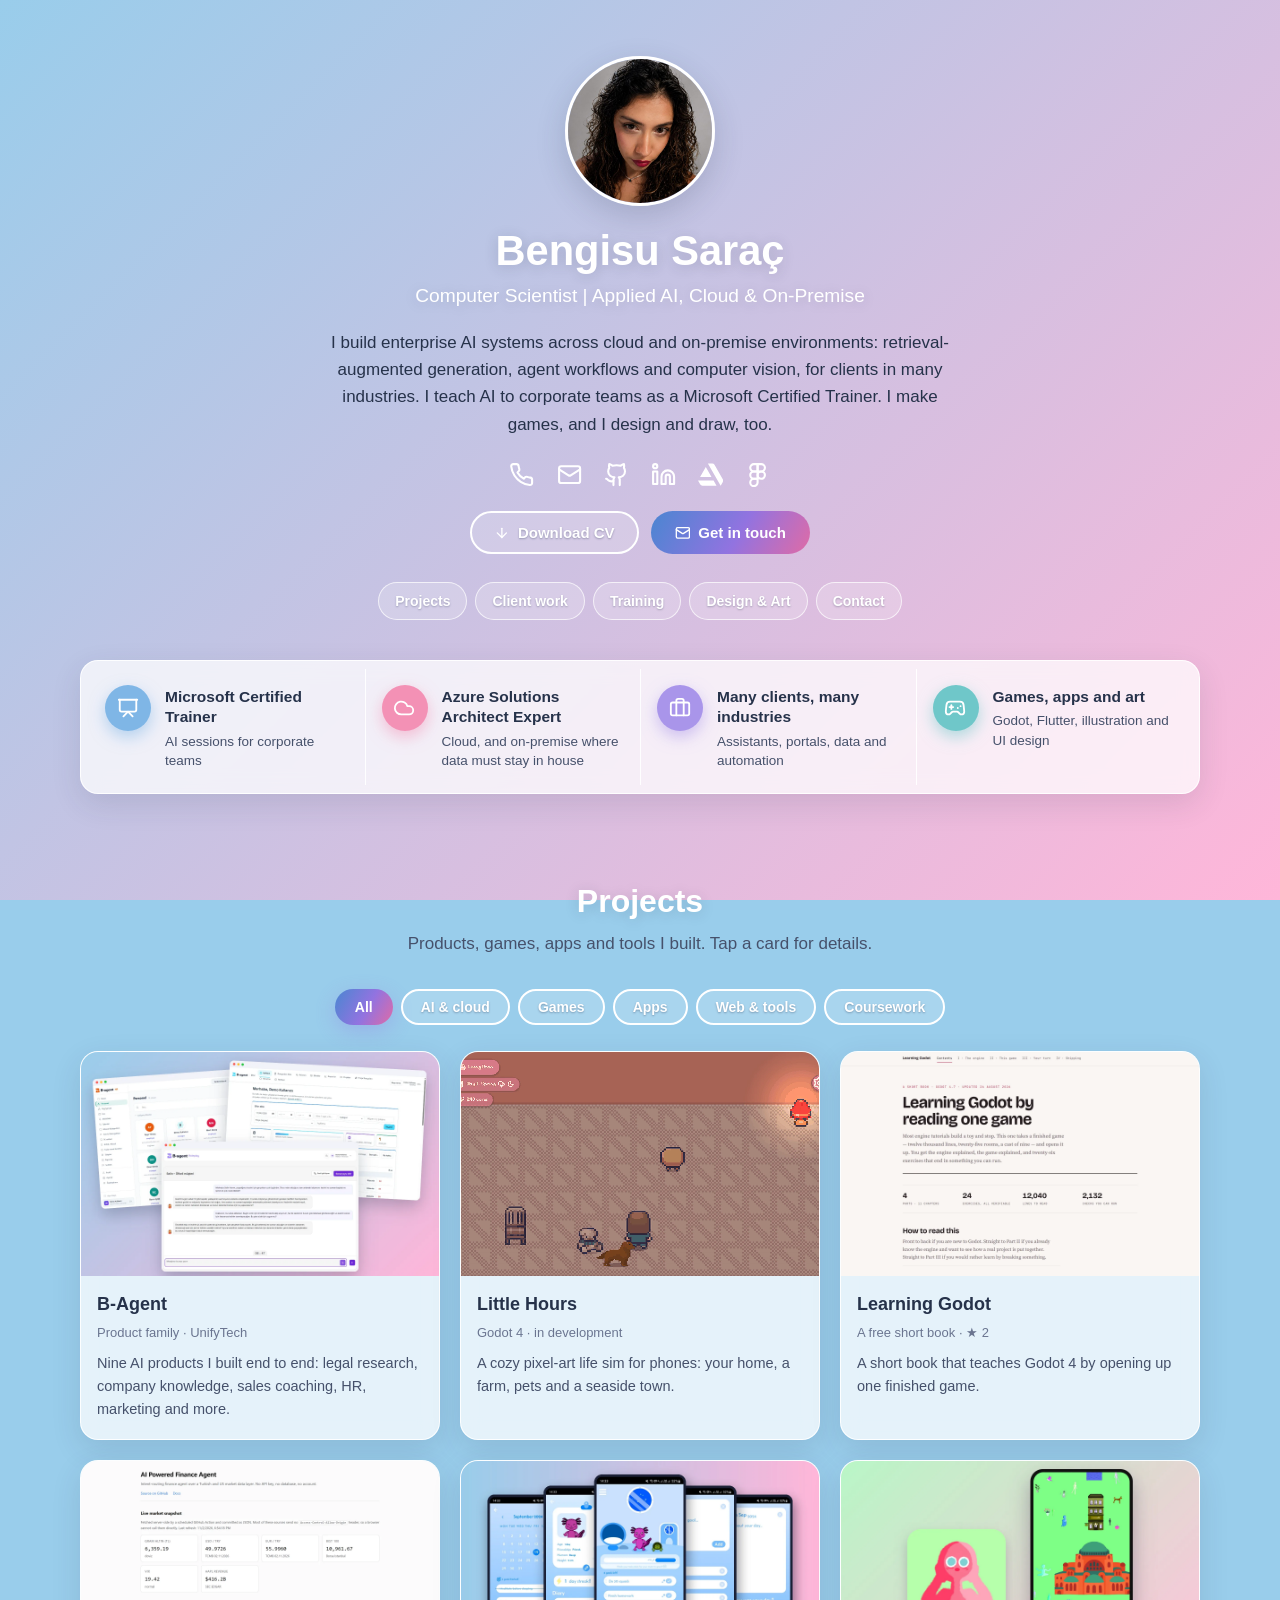
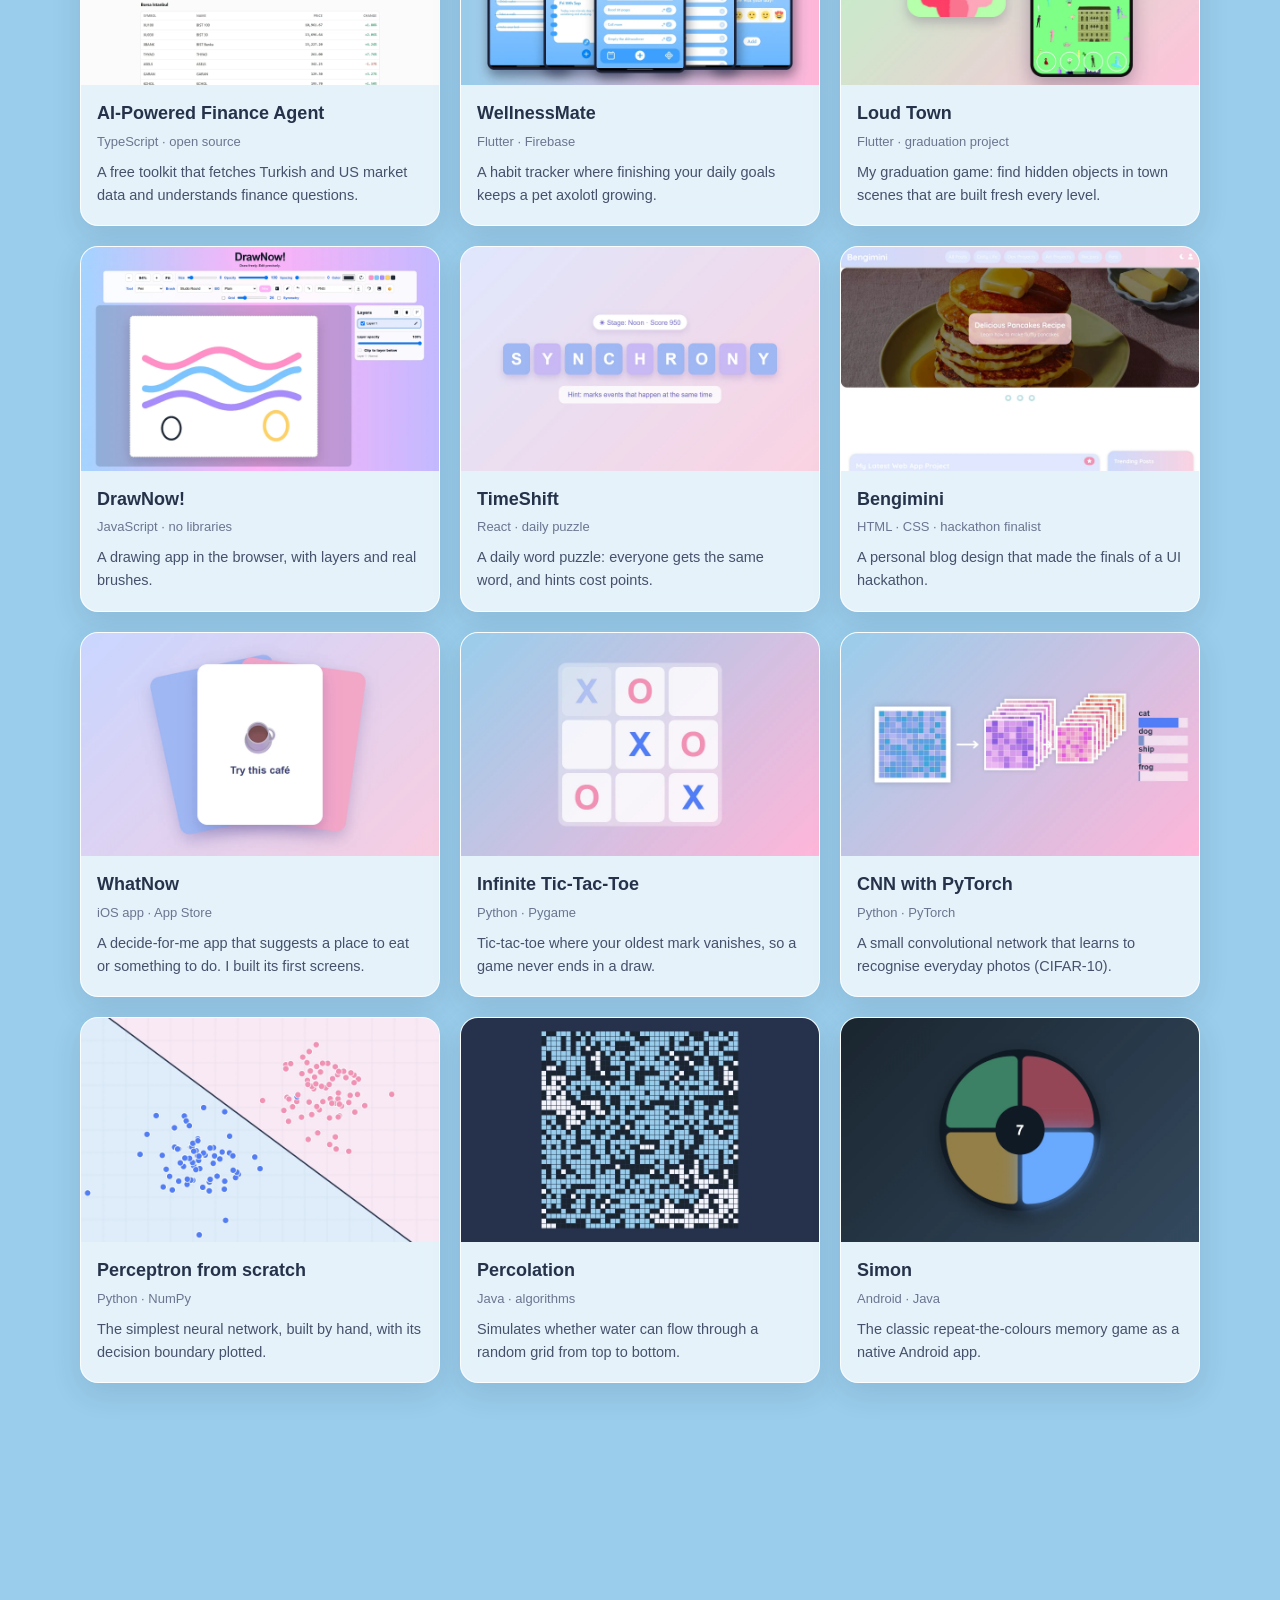
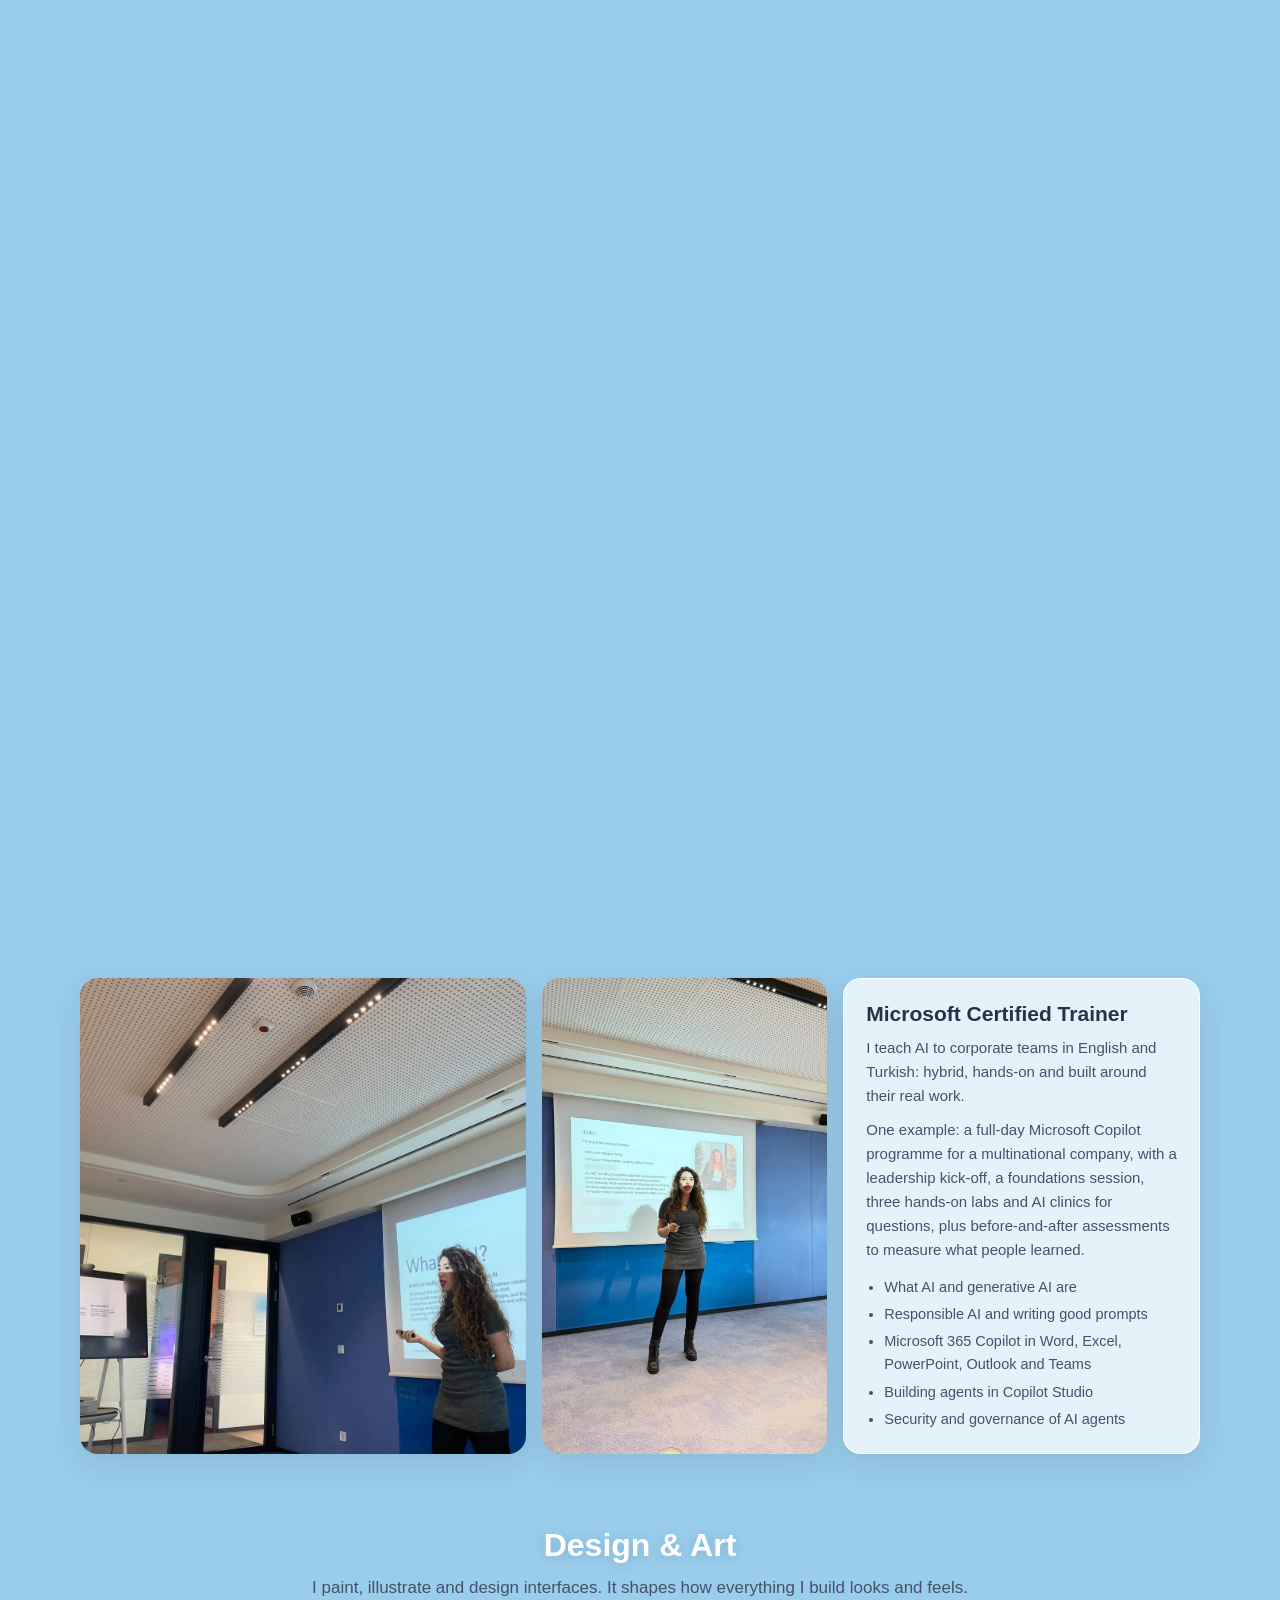
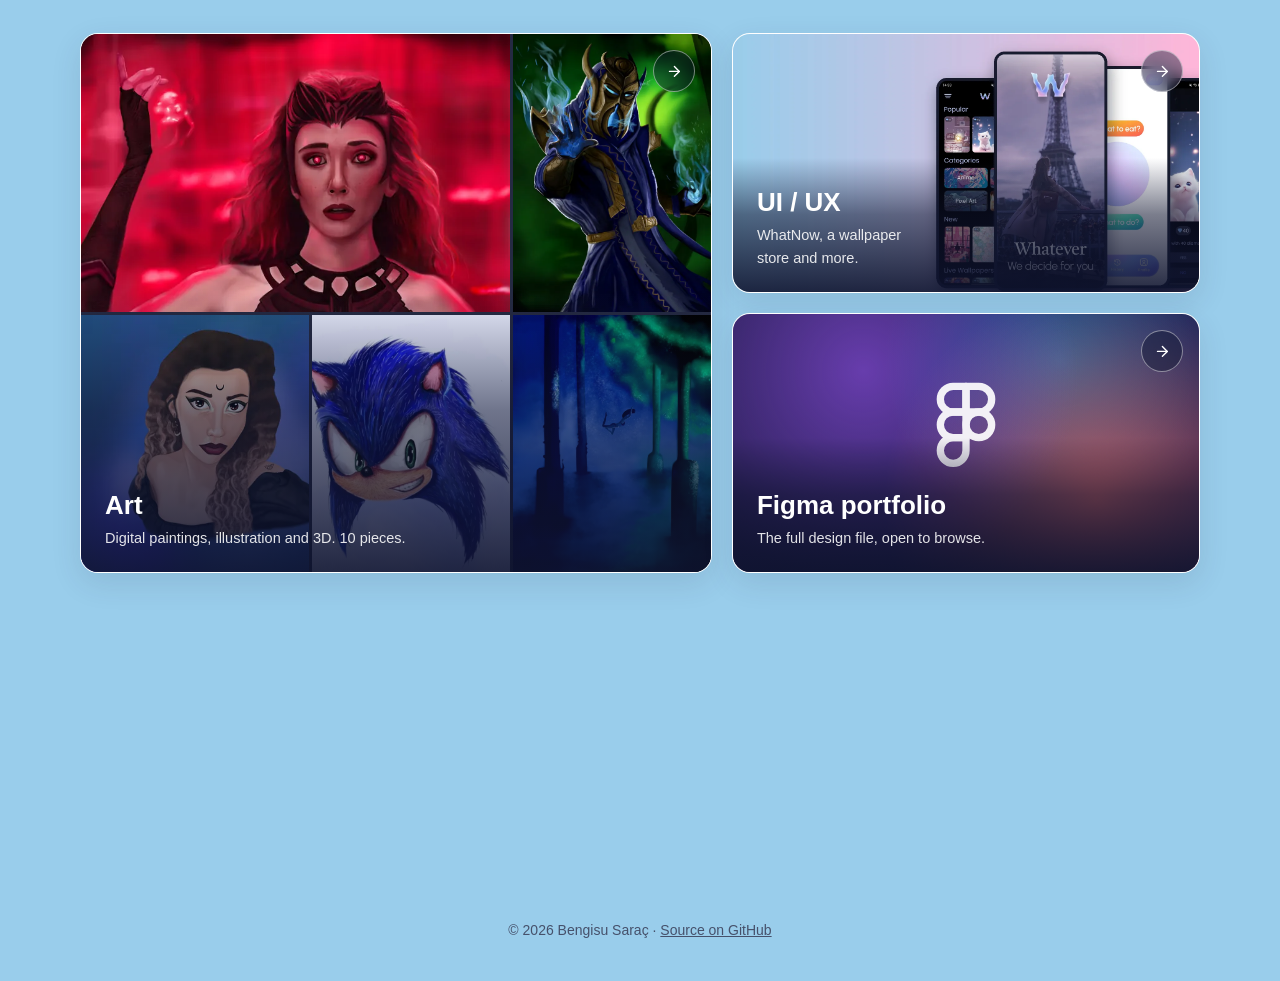
<file: index.html>
<!DOCTYPE html>
<html lang="en">
<head>
  <meta charset="UTF-8" />
  <meta name="viewport" content="width=device-width, initial-scale=1" />
  <meta http-equiv="Content-Security-Policy" content="default-src 'self'; script-src 'self'; style-src 'self' 'unsafe-inline'; img-src 'self' data:; font-src 'self'; connect-src 'self'; object-src 'none'; base-uri 'self'; form-action 'none'; frame-src 'none'" />
  <meta name="referrer" content="strict-origin-when-cross-origin" />
  <title>Bengisu Saraç – Computer Scientist</title>
  <meta name="description" content="Bengisu Saraç: computer scientist and Microsoft Certified Trainer. AI products, games, apps, client work, training sessions and art." />
  <meta property="og:title" content="Bengisu Saraç – Computer Scientist" />
  <meta property="og:description" content="AI products, games, apps, client work, training sessions and art." />
  <meta property="og:image" content="https://beng262.github.io/img/og.png" />
  <meta property="og:url" content="https://beng262.github.io/" />
  <meta property="og:type" content="website" />
  <meta name="twitter:card" content="summary_large_image" />
  <meta name="theme-color" content="#99cdeb" media="(prefers-color-scheme: light)" />
  <meta name="theme-color" content="#0f1116" media="(prefers-color-scheme: dark)" />
  <link rel="canonical" href="https://beng262.github.io/" />
  <link rel="icon" href="favicon.svg" type="image/svg+xml" />
  <link rel="icon" href="favicon-32.png" type="image/png" sizes="32x32" />
  <link rel="apple-touch-icon" href="apple-touch-icon.png" />
  <script type="application/ld+json">{"@context": "https://schema.org", "@type": "Person", "name": "Bengisu Saraç", "url": "https://beng262.github.io/", "image": "https://beng262.github.io/img/profile.jpg", "jobTitle": "Computer Scientist", "email": "mailto:bengsrc@gmail.com", "sameAs": ["https://github.com/beng262", "https://linkedin.com/in/bengisarac14697", "https://bengisrc.artstation.com"], "knowsAbout": ["Retrieval-augmented generation", "AI agents", "Microsoft Azure", "Computer vision", "Godot", "UI design"], "hasCredential": [{"@type": "EducationalOccupationalCredential", "name": "Microsoft Certified Trainer"}, {"@type": "EducationalOccupationalCredential", "name": "Microsoft Certified: Azure Solutions Architect Expert"}]}</script>
  <script src="assets/theme.js"></script>
  <link rel="stylesheet" href="assets/site.css" />
  <style>
    /* Hero: centred, as on the original site */
    .hero { text-align: center; padding: 56px 0 24px; }
    .avatar { width: 150px; height: 150px; border-radius: 50%; border: 3px solid #fff; object-fit: cover; margin: 0 auto 20px; box-shadow: 0 10px 30px rgba(38, 50, 74, 0.18); }
    .hero h1 { font-size: 2.6em; color: var(--head); text-shadow: var(--head-shadow); margin-bottom: 8px; }
    .hero .role { font-size: 1.2em; color: var(--head); text-shadow: var(--head-shadow); margin: 0 0 22px; font-weight: normal; }
    .hero .brief { max-width: 620px; margin: 0 auto 24px; color: var(--ink); font-size: 17px; }
    .icons { display: flex; justify-content: center; gap: 22px; flex-wrap: wrap; margin: 0 0 24px; }
    .icons a { color: #fff; font-size: 24px; transition: transform 0.3s; display: inline-grid; }
    .icons a:hover { transform: translateY(-5px); }
    .hero .row { display: flex; gap: 12px; justify-content: center; flex-wrap: wrap; }
    .jump { display: flex; gap: 8px; justify-content: center; flex-wrap: wrap; margin-top: 28px; }
    .jump a { text-decoration: none; color: #fff; background: rgba(255, 255, 255, 0.2); border: 1px solid rgba(255, 255, 255, 0.7); padding: 7px 16px; border-radius: 999px; font-size: 14px; font-weight: bold; text-shadow: 0 1px 2px rgba(38, 50, 74, 0.3); transition: background 0.2s, transform 0.2s; }
    .jump a:hover { background: rgba(255, 255, 255, 0.32); transform: translateY(-2px); }
    @media (prefers-color-scheme: dark) { .jump a { background: rgba(255, 255, 255, 0.06); border-color: rgba(255, 255, 255, 0.3); text-shadow: none; } .jump a:hover { background: rgba(174, 188, 242, 0.16); } }

    /* Highlights: one soft strip, an icon bubble per item in the palette's four tints */
    .facts { display: grid; grid-template-columns: repeat(4, 1fr); margin-top: 40px; padding: 8px; text-align: left; }
    .fact { --tint: #99cdeb; display: flex; gap: 14px; align-items: flex-start; padding: 16px 16px 14px; }
    .fact + .fact { border-left: 1px solid var(--card-line); }
    .fact .bub { flex: none; width: 46px; height: 46px; border-radius: 50%; display: grid; place-items: center; font-size: 21px; color: #fff; background: var(--tint); box-shadow: 0 6px 16px color-mix(in srgb, var(--tint) 55%, transparent); transition: transform 0.3s; }
    .fact:hover .bub { transform: translateY(-3px) rotate(-6deg); }
    .fact b { display: block; font-size: 15.5px; line-height: 1.3; color: var(--ink); margin: 2px 0 4px; }
    .fact span { display: block; font-size: 13.5px; line-height: 1.45; color: var(--ink-2); }
    .fact:nth-child(1) { --tint: #7fb6e6; } .fact:nth-child(2) { --tint: #f391b5; } .fact:nth-child(3) { --tint: #a995ea; } .fact:nth-child(4) { --tint: #6fc7c9; }

    /* Projects */
    .grid { display: grid; grid-template-columns: repeat(3, 1fr); gap: 20px; }
    .proj { overflow: hidden; display: flex; flex-direction: column; cursor: pointer; text-align: left; padding: 0; font: inherit; color: inherit; }
    .proj .thumb { aspect-ratio: 16 / 10; overflow: hidden; background: rgba(255, 255, 255, 0.4); }
    .proj .thumb img { width: 100%; height: 100%; object-fit: cover; object-position: top; transition: transform 0.5s; }
    .proj .thumb img.pixel { image-rendering: pixelated; object-position: center; }
    .proj:hover .thumb img { transform: scale(1.04); }
    .proj .body { padding: 14px 16px 18px; }
    .proj .title { font-weight: bold; font-size: 18px; margin-bottom: 4px; }
    .proj .meta { font-size: 13px; color: var(--ink-3); margin-bottom: 8px; }
    .proj .line { font-size: 14.5px; color: var(--ink-2); margin: 0; }
    .proj.hide { display: none; }

    /* Client work */
    .cgrid { display: grid; grid-template-columns: repeat(3, 1fr); gap: 16px; }
    .client { padding: 18px 18px 16px; }
    .client .ind { display: flex; align-items: center; gap: 8px; font-size: 13px; color: var(--ink-3); margin-bottom: 8px; }
    .client .ind i { width: 9px; height: 9px; border-radius: 50%; background: var(--accent-2); flex: none; }
    .client h3 { font-size: 17px; margin-bottom: 6px; }
    .client p { font-size: 14px; color: var(--ink-2); margin: 0 0 10px; }
    .client .tags { display: flex; gap: 6px; flex-wrap: wrap; }
    .client .live { display: inline-flex; align-items: center; gap: 7px; margin: 0 0 8px; padding: 4px 10px; border-radius: 999px; font-size: 12.5px; font-weight: bold; color: #16794a; background: rgba(40, 167, 100, 0.12); border: 1px solid rgba(40, 167, 100, 0.3); }
    .client .live i { width: 7px; height: 7px; border-radius: 50%; background: #28a764; box-shadow: 0 0 0 3px rgba(40, 167, 100, 0.2); }
    @media (prefers-color-scheme: dark) { .client .live { color: #7fe0ad; background: rgba(40, 167, 100, 0.14); border-color: rgba(127, 224, 173, 0.3); } }

    /* Training */
    .train { display: grid; grid-template-columns: 1.25fr 0.8fr 1fr; gap: 16px; align-items: stretch; }
    .train figure { overflow: hidden; border-radius: var(--radius); box-shadow: var(--shadow); cursor: zoom-in; }
    .train figure img { width: 100%; height: 100%; object-fit: cover; }
    .train .text { padding: 22px; display: flex; flex-direction: column; justify-content: center; }
    .train .text h3 { font-size: 21px; margin-bottom: 10px; }
    .train .text p { color: var(--ink-2); margin: 0 0 10px; font-size: 15px; }
    .train ul { margin: 4px 0 0; padding-left: 18px; color: var(--ink-2); font-size: 14.5px; display: grid; gap: 4px; }

    /* Design and art: big picture cards with the chosen images */
    /* Design & Art: a big art card made of the paintings, then UI/UX and Figma */
    .crafts { display: grid; grid-template-columns: 1.35fr 1fr; grid-template-rows: repeat(2, minmax(260px, auto)); gap: 20px; }
    .craft { position: relative; min-height: 260px; border-radius: var(--radius); overflow: hidden; text-decoration: none; display: flex; align-items: flex-end; background: var(--card-solid); box-shadow: var(--shadow); border: 1px solid var(--card-line); transition: transform 0.3s, box-shadow 0.3s; isolation: isolate; }
    .craft.big { grid-row: span 2; }
    .craft:hover { transform: translateY(-6px); box-shadow: var(--shadow-hover); }
    .craft > img, .craft .mosaic { position: absolute; inset: 0; width: 100%; height: 100%; }
    .craft > img { object-fit: cover; transition: transform 0.7s; }
    .craft:hover > img { transform: scale(1.05); }
    .craft::before { content: ""; position: absolute; inset: 0; z-index: 1; pointer-events: none; background: linear-gradient(180deg, transparent 48%, rgba(14, 19, 46, 0.55) 70%, rgba(14, 19, 46, 0.9)); }
    .craft .txt { position: relative; z-index: 2; padding: 22px 24px; }
    .craft h3 { font-size: 26px; margin: 0 0 6px; color: #fff; }
    .craft p { margin: 0; color: rgba(255, 255, 255, 0.88); font-size: 14.5px; }
    .craft .arrow { color: #fff; position: absolute; top: 16px; right: 16px; z-index: 2; width: 42px; height: 42px; border-radius: 50%; display: grid; place-items: center; background: rgba(14, 19, 46, 0.42); border: 1px solid rgba(255, 255, 255, 0.45); backdrop-filter: blur(8px); -webkit-backdrop-filter: blur(8px); transition: transform 0.3s, background 0.3s; }
    .craft:hover .arrow { transform: rotate(-45deg); background: rgba(14, 19, 46, 0.6); }
    .mosaic { display: grid; grid-template-columns: 1.15fr 1fr 1fr; grid-template-rows: 1.25fr 1fr; gap: 3px; background: rgba(14, 19, 46, 0.9); }
    .mosaic img { width: 100%; height: 100%; object-fit: cover; transition: transform 0.7s; }
    .mosaic img:first-child { grid-column: span 2; }
    .craft:hover .mosaic img { transform: scale(1.04); }
    .craft.ui .txt { max-width: 44%; }
    .craft .figma { position: absolute; inset: 0; display: grid; place-items: center; color: #fff; background: radial-gradient(circle at 28% 22%, #a259ff88, transparent 55%), radial-gradient(circle at 78% 72%, #ff7262aa, transparent 52%), radial-gradient(circle at 70% 18%, #1abcfe66, transparent 45%), #241d4f; }
    .craft .figma .ic { width: 88px; height: 88px; opacity: 0.92; margin-bottom: 40px; transition: transform 0.6s; }
    .craft:hover .figma .ic { transform: scale(1.08) rotate(-4deg); }

    .contact { text-align: center; padding: 40px 24px; }
    .contact h2 { font-size: 1.8em; margin-bottom: 10px; }
    .contact p { color: var(--ink-2); margin: 0 0 22px; }
    .contact .row { display: flex; gap: 12px; justify-content: center; flex-wrap: wrap; }

    /* Project details (the original site's modal) */
    .modal { position: fixed; inset: 0; z-index: 90; display: none; align-items: center; justify-content: center; padding: 18px; background: rgba(20, 26, 40, 0.55); }
    .modal.open { display: flex; }
    .modal-inner { position: relative; width: min(760px, 100%); max-height: 92vh; overflow: auto; background: var(--card-solid); border-radius: 20px; box-shadow: 0 30px 80px rgba(0, 0, 0, 0.35); }
    .modal-inner .cover { aspect-ratio: 16 / 9; background: rgba(153, 205, 235, 0.25); cursor: zoom-in; }
    .modal-inner .cover img { width: 100%; height: 100%; object-fit: cover; object-position: top; }
    .modal-inner .cover img.pixel { image-rendering: pixelated; object-position: center; }
    .modal-inner .content { padding: 20px 24px 24px; }
    .modal-inner h2 { font-size: 24px; margin-bottom: 4px; }
    .modal-inner .meta { color: var(--ink-3); font-size: 14px; margin-bottom: 12px; }
    .modal-inner ul { margin: 0 0 14px; padding-left: 20px; color: var(--ink-2); display: grid; gap: 6px; }
    .modal-inner .tags, .modal-inner .links { display: flex; gap: 8px; flex-wrap: wrap; margin-bottom: 14px; align-items: center; }
    .modal-inner .links .btn { color: #fff; background: var(--btn-soft); border-color: transparent; text-shadow: none; }
    .modal-inner .links .btn.solid { background: var(--btn-main); }
    .modal-inner .gal { display: flex; gap: 8px; flex-wrap: wrap; margin-bottom: 14px; }
    .modal-inner .gal img { height: 84px; width: auto; border-radius: 10px; cursor: zoom-in; box-shadow: var(--shadow); }
    .modal-inner .note { font-size: 13px; color: var(--ink-3); }
    .close { position: absolute; top: 12px; right: 12px; width: 38px; height: 38px; border-radius: 50%; border: 0; background: rgba(255, 255, 255, 0.9); color: #26324a; cursor: pointer; display: grid; place-items: center; box-shadow: var(--shadow); z-index: 2; }

    @media (max-width: 960px) {
      .grid, .cgrid { grid-template-columns: repeat(2, 1fr); }
      .crafts { grid-template-columns: 1fr 1fr; grid-template-rows: auto; }
      .craft.big { grid-column: 1 / -1; grid-row: auto; min-height: 420px; }
      .facts { grid-template-columns: repeat(2, 1fr); }
      .fact:nth-child(3) { border-left: 0; }
      .fact:nth-child(n+3) { border-top: 1px solid var(--card-line); }
      .train { grid-template-columns: 1fr 1fr; }
      .train .text { grid-column: 1 / -1; }
    }
    @media (max-width: 620px) {
      .hero h1 { font-size: 2.1em; }
      .grid, .cgrid, .crafts, .train { grid-template-columns: 1fr; }
      .craft { min-height: 240px; }
      .craft.big { min-height: 380px; }
      .facts { grid-template-columns: 1fr; }
      .fact + .fact { border-left: 0; border-top: 1px solid var(--card-line); }
    }
  </style>
</head>
<body>
  <script src="assets/icons.js"></script>
  <main>
    <header class="hero wrap">
      <img class="avatar reveal" src="img/profile.jpg" alt="Bengisu Saraç" width="150" height="150" />
      <h1 class="reveal">Bengisu Saraç</h1>
      <h2 class="role reveal">Computer Scientist | Applied AI, Cloud &amp; On-Premise</h2>
      <p class="brief reveal">I build enterprise AI systems across cloud and on-premise environments: retrieval-augmented generation, agent workflows and computer vision, for clients in many industries. I teach AI to corporate teams as a Microsoft Certified Trainer. I make games, and I design and draw, too.</p>
      <div class="icons reveal">
        <a href="tel:+905316112140" title="Call" aria-label="Call"><svg class="ic" aria-hidden="true"><use href="#i-phone"></use></svg></a>
        <a href="mailto:bengsrc@gmail.com" title="Email" aria-label="Email"><svg class="ic" aria-hidden="true"><use href="#i-mail"></use></svg></a>
        <a href="https://github.com/beng262" target="_blank" rel="noopener" title="GitHub" aria-label="GitHub"><svg class="ic" aria-hidden="true"><use href="#i-github"></use></svg></a>
        <a href="https://linkedin.com/in/bengisarac14697" target="_blank" rel="noopener" title="LinkedIn" aria-label="LinkedIn"><svg class="ic" aria-hidden="true"><use href="#i-linkedin"></use></svg></a>
        <a href="https://bengisrc.artstation.com" target="_blank" rel="noopener" title="ArtStation" aria-label="ArtStation"><svg class="ic" aria-hidden="true"><use href="#i-artstation"></use></svg></a>
        <a href="https://www.figma.com/design/cfYIqVr6bICi37Y1FilpQa/Figma-Portfolio?node-id=0-1&amp;t=ScNDVolUz8QFxUXT-1" target="_blank" rel="noopener" title="Figma" aria-label="Figma"><svg class="ic" aria-hidden="true"><use href="#i-figma"></use></svg></a>
      </div>
      <div class="row reveal">
        <a class="btn" href="https://drive.google.com/file/d/15oH0CYgk0YsIZLbqNvHkg4cGzW2810-0/view?usp=drive_link" target="_blank" rel="noopener"><svg class="ic" aria-hidden="true"><use href="#i-down"></use></svg> Download CV</a>
        <a class="btn solid" href="#contact"><svg class="ic" aria-hidden="true"><use href="#i-mail"></use></svg> Get in touch</a>
      </div>
      <nav class="jump reveal" aria-label="Sections">
        <a href="#projects">Projects</a>
        <a href="#clients">Client work</a>
        <a href="#training">Training</a>
        <a href="#craft">Design &amp; Art</a>
        <a href="#contact">Contact</a>
      </nav>
      <div class="facts card reveal">
        <div class="fact"><span class="bub"><svg class="ic" aria-hidden="true"><use href="#i-teach"></use></svg></span><div><b>Microsoft Certified Trainer</b><span>AI sessions for corporate teams</span></div></div>
        <div class="fact"><span class="bub"><svg class="ic" aria-hidden="true"><use href="#i-cloud"></use></svg></span><div><b>Azure Solutions Architect Expert</b><span>Cloud, and on-premise where data must stay in house</span></div></div>
        <div class="fact"><span class="bub"><svg class="ic" aria-hidden="true"><use href="#i-briefcase"></use></svg></span><div><b>Many clients, many industries</b><span>Assistants, portals, data and automation</span></div></div>
        <div class="fact"><span class="bub"><svg class="ic" aria-hidden="true"><use href="#i-game"></use></svg></span><div><b>Games, apps and art</b><span>Godot, Flutter, illustration and UI design</span></div></div>
      </div>
    </header>

    <section class="section wrap" id="projects">
      <div class="section-head reveal">
        <h2>Projects</h2>
        <p>Products, games, apps and tools I built. Tap a card for details.</p>
      </div>
      <div class="filters" id="filters" role="group" aria-label="Filter projects"></div>
      <div class="grid" id="pgrid"></div>
    </section>

    <section class="section wrap" id="clients">
      <div class="section-head reveal">
        <h2>Client work</h2>
        <p>Projects I delivered or designed for companies across many industries.</p>
      </div>
      <div class="cgrid" id="cgrid"></div>
    </section>

    <section class="section wrap" id="training">
      <div class="section-head reveal">
        <h2>Training</h2>
        <p>I teach as well as build.</p>
      </div>
      <div class="train">
        <figure class="reveal"><img src="img/training/session-1.webp" alt="Bengisu teaching a What is AI? session in a meeting room" loading="lazy" width="1600" height="1200" data-zoom="A What is AI? session for a corporate team" data-group="training" /></figure>
        <figure class="reveal"><img src="img/training/session-2.webp" alt="Bengisu introducing herself at the start of a training session" loading="lazy" width="1200" height="1600" data-zoom="Opening a training session" data-group="training" /></figure>
        <div class="text card reveal" id="trainText">
          <h3>Microsoft Certified Trainer</h3>
          <p>I run AI and cloud training sessions for companies, in person and online.</p>
        </div>
      </div>
    </section>

    <section class="section wrap" id="craft">
      <div class="section-head reveal">
        <h2>Design &amp; Art</h2>
        <p>I paint, illustrate and design interfaces. It shapes how everything I build looks and feels.</p>
      </div>
      <div class="crafts">
        <a class="craft big reveal" href="art.html">
          <div class="mosaic" aria-hidden="true">
            <img src="img/art/t/scarlet-1.webp" alt="" loading="lazy" style="object-position:72% 30%" />
            <img src="img/art/t/miraak-1.webp" alt="" loading="lazy" style="object-position:50% 20%" />
            <img src="img/art/t/arcane-1.webp" alt="" loading="lazy" style="object-position:42% 30%" />
            <img src="img/art/t/sonic-1.webp" alt="" loading="lazy" />
            <img src="img/art/t/fall-1.webp" alt="" loading="lazy" style="object-position:50% 35%" />
          </div>
          <span class="arrow"><svg class="ic" aria-hidden="true"><use href="#i-right"></use></svg></span>
          <div class="txt"><h3>Art</h3><p>Digital paintings, illustration and 3D. 10 pieces.</p></div>
        </a>
        <a class="craft ui reveal" href="uiux.html"><img src="img/uiux/cover.webp" alt="" loading="lazy" style="object-position:right top" /><span class="arrow"><svg class="ic" aria-hidden="true"><use href="#i-right"></use></svg></span><div class="txt"><h3>UI / UX</h3><p>WhatNow, a wallpaper store and more.</p></div></a>
        <a class="craft reveal" href="https://www.figma.com/design/cfYIqVr6bICi37Y1FilpQa/Figma-Portfolio?node-id=0-1&amp;t=ScNDVolUz8QFxUXT-1" target="_blank" rel="noopener"><div class="figma"><svg class="ic" aria-hidden="true"><use href="#i-figma"></use></svg></div><span class="arrow"><svg class="ic" aria-hidden="true"><use href="#i-right"></use></svg></span><div class="txt"><h3>Figma portfolio</h3><p>The full design file, open to browse.</p></div></a>
      </div>
    </section>

    <section class="section wrap" id="contact">
      <div class="contact card reveal">
        <h2>Let's work together</h2>
        <p>AI products, training for your team, games or design: I'd love to hear about it.</p>
        <div class="row">
          <a class="btn solid" href="mailto:bengsrc@gmail.com"><svg class="ic" aria-hidden="true"><use href="#i-mail"></use></svg> bengsrc@gmail.com</a>
          <a class="btn" href="https://linkedin.com/in/bengisarac14697" target="_blank" rel="noopener"><svg class="ic" aria-hidden="true"><use href="#i-linkedin"></use></svg> LinkedIn</a>
          <a class="btn" href="https://www.figma.com/design/cfYIqVr6bICi37Y1FilpQa/Figma-Portfolio?node-id=0-1&amp;t=ScNDVolUz8QFxUXT-1" target="_blank" rel="noopener"><svg class="ic" aria-hidden="true"><use href="#i-figma"></use></svg> Figma</a>
        </div>
      </div>
    </section>
  </main>

  <footer class="foot">© 2026 Bengisu Saraç · <a href="https://github.com/beng262/beng262.github.io" target="_blank" rel="noopener">Source on GitHub</a></footer>

  <div class="modal" id="modal" role="dialog" aria-modal="true" aria-labelledby="mTitle">
    <div class="modal-inner" id="modalInner"></div>
  </div>

  <figure class="lb" id="lb" role="dialog" aria-modal="true" aria-label="Image viewer">
    <div><img id="lbImg" alt="" /><figcaption id="lbCap"></figcaption></div>
    <button class="prev" id="lbPrev" aria-label="Previous"><svg class="ic" aria-hidden="true"><use href="#i-left"></use></svg></button>
    <button class="next" id="lbNext" aria-label="Next"><svg class="ic" aria-hidden="true"><use href="#i-right"></use></svg></button>
    <button class="x" id="lbX" aria-label="Close"><svg class="ic" aria-hidden="true"><use href="#i-x"></use></svg></button>
  </figure>

  <script src="assets/data.js"></script>
  <script src="assets/site.js"></script>
  <script src="assets/home.js"></script>
</body>
</html>
</file>
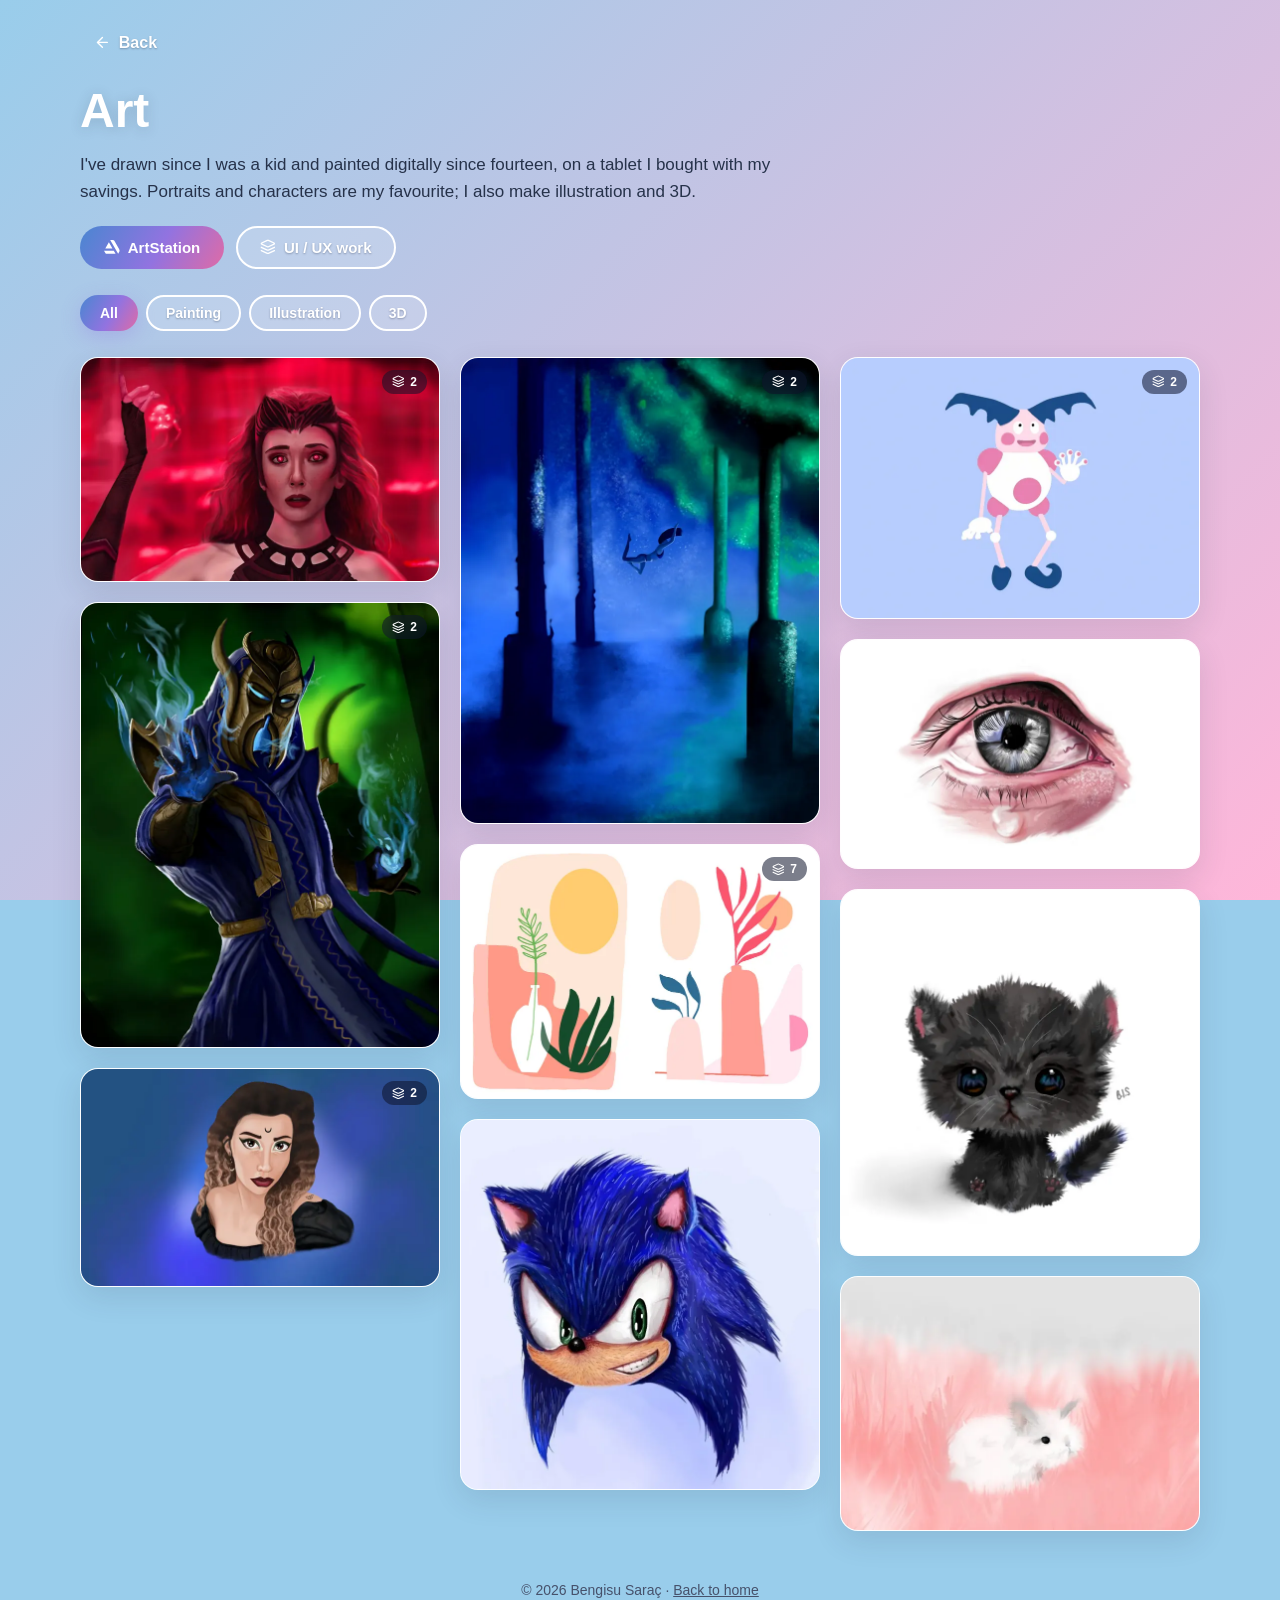
<file: art.html>
<!doctype html>
<html lang="en">
<head>
<meta charset="utf-8" />
<meta name="viewport" content="width=device-width,initial-scale=1" />
<meta http-equiv="Content-Security-Policy" content="default-src 'self'; script-src 'self'; style-src 'self' 'unsafe-inline'; img-src 'self' data:; font-src 'self'; connect-src 'self'; object-src 'none'; base-uri 'self'; form-action 'none'; frame-src 'none'" />
<meta name="referrer" content="strict-origin-when-cross-origin" />
<script src="assets/theme.js"></script>
<title>Art – Bengisu Saraç</title>
<meta name="description" content="Digital paintings, illustration and 3D by Bengisu Saraç." />
<meta property="og:title" content="Art – Bengisu Saraç" />
<meta property="og:image" content="https://beng262.github.io/img/art/scarlet-1.webp" />
<meta name="theme-color" content="#99cdeb" media="(prefers-color-scheme: light)" />
<meta name="theme-color" content="#0f1116" media="(prefers-color-scheme: dark)" />
<link rel="icon" href="favicon.svg" type="image/svg+xml" />
  <link rel="icon" href="favicon-32.png" type="image/png" sizes="32x32" />
  <link rel="apple-touch-icon" href="apple-touch-icon.png" />
<link rel="stylesheet" href="assets/site.css" />
<style>
  .art-hero { padding: 6px 0 26px; max-width: 720px; }
  .art-hero h1 { font-size: clamp(34px, 5vw, 48px); color: var(--head); text-shadow: var(--head-shadow); margin: 6px 0 12px; }
  .art-hero p { font-size: 17px; margin: 0 0 20px; color: var(--ink); }
  .art-hero .row { display: flex; gap: 12px; flex-wrap: wrap; }
  .filters { justify-content: flex-start; }

  /* Masonry: pieces keep their own shape */
  .gallery { columns: 3 300px; column-gap: 20px; }
  .piece { break-inside: avoid; margin: 0 0 20px; overflow: hidden; border-radius: var(--radius); background: var(--card); border: 1px solid var(--card-line); box-shadow: var(--shadow); transition: transform 0.3s, box-shadow 0.3s; }
  .piece:hover { transform: translateY(-5px); box-shadow: var(--shadow-hover); }
  .piece[hidden] { display: none; }
  .shot { position: relative; display: block; width: 100%; padding: 0; border: 0; background: var(--card-solid); cursor: zoom-in; overflow: hidden; }
  .shot img { width: 100%; height: auto; display: block; transition: transform 0.6s; }
  .piece:hover .shot img { transform: scale(1.03); }
  .count { position: absolute; top: 12px; right: 12px; display: inline-flex; align-items: center; gap: 6px; padding: 5px 10px; border-radius: 999px; font: bold 12px var(--font); color: #fff; background: rgba(16, 20, 44, 0.55); backdrop-filter: blur(6px); -webkit-backdrop-filter: blur(6px); }
</style>
</head>
<body>
  <script src="assets/icons.js"></script>
  <main class="wrap">
    <div class="top">
      <a class="back" href="index.html#craft"><svg class="ic" aria-hidden="true"><use href="#i-left"></use></svg> Back</a>
    </div>

    <header class="art-hero">
      <h1>Art</h1>
      <p>I've drawn since I was a kid and painted digitally since fourteen, on a tablet I bought with my savings. Portraits and characters are my favourite; I also make illustration and 3D.</p>
      <div class="row">
        <a class="btn solid" href="https://bengisrc.artstation.com" target="_blank" rel="noopener"><svg class="ic" aria-hidden="true"><use href="#i-artstation"></use></svg> ArtStation</a>
        <a class="btn" href="uiux.html"><svg class="ic" aria-hidden="true"><use href="#i-layers"></use></svg> UI / UX work</a>
      </div>
    </header>

    <div class="filters" id="cats" role="group" aria-label="Filter by kind"></div>
    <div class="gallery" id="gallery"></div>
  </main>

  <footer class="foot">© 2026 Bengisu Saraç · <a href="index.html">Back to home</a></footer>

  <figure class="lb" id="lb" role="dialog" aria-modal="true" aria-label="Image viewer">
    <div><img id="lbImg" alt="" /><figcaption id="lbCap"></figcaption></div>
    <button class="prev" id="lbPrev" aria-label="Previous"><svg class="ic" aria-hidden="true"><use href="#i-left"></use></svg></button>
    <button class="next" id="lbNext" aria-label="Next"><svg class="ic" aria-hidden="true"><use href="#i-right"></use></svg></button>
    <button class="x" id="lbX" aria-label="Close"><svg class="ic" aria-hidden="true"><use href="#i-x"></use></svg></button>
  </figure>

  <script src="assets/site.js"></script>
  <script src="assets/art.js"></script>
</body>
</html>
</file>
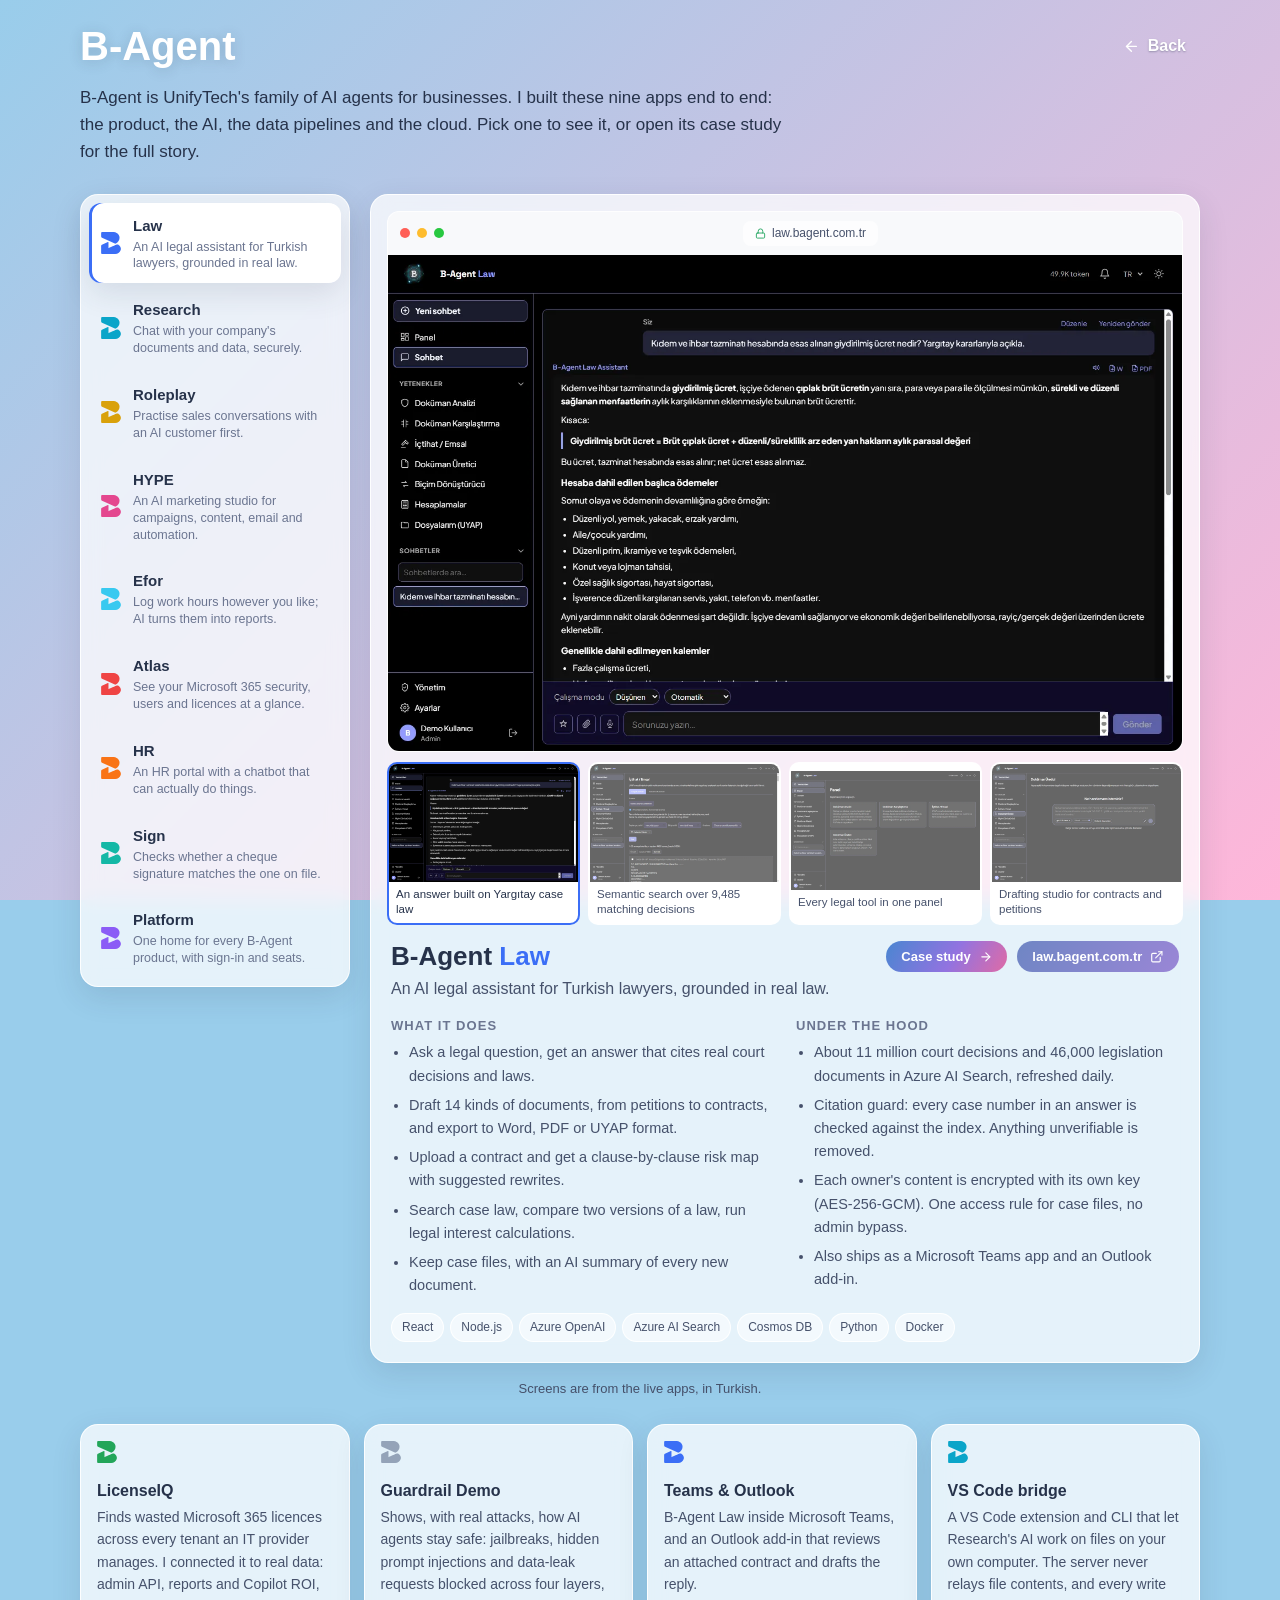
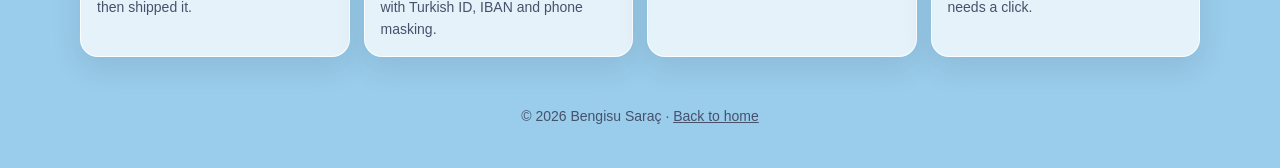
<file: bagent.html>
<!DOCTYPE html>
<html lang="en">
<head>
  <meta charset="UTF-8" />
  <meta name="viewport" content="width=device-width, initial-scale=1" />
  <meta http-equiv="Content-Security-Policy" content="default-src 'self'; script-src 'self'; style-src 'self' 'unsafe-inline'; img-src 'self' data:; font-src 'self'; connect-src 'self'; object-src 'none'; base-uri 'self'; form-action 'none'; frame-src 'none'" />
  <meta name="referrer" content="strict-origin-when-cross-origin" />
  <title>B-Agent – Bengisu Saraç</title>
  <meta name="description" content="B-Agent: nine AI products Bengisu Saraç built end to end for UnifyTech, from legal research to sales coaching." />
  <meta property="og:title" content="B-Agent: nine AI products by Bengisu Saraç" />
  <meta property="og:image" content="https://beng262.github.io/img/og.png" />
  <meta property="og:url" content="https://beng262.github.io/bagent.html" />
  <link rel="canonical" href="https://beng262.github.io/bagent.html" />
  <link rel="icon" href="favicon.svg" type="image/svg+xml" />
  <link rel="icon" href="favicon-32.png" type="image/png" sizes="32x32" />
  <link rel="apple-touch-icon" href="apple-touch-icon.png" />
  <script src="assets/theme.js"></script>
  <link rel="stylesheet" href="assets/site.css" />
  <style>
    .intro { max-width: 720px; margin: 8px 0 28px; color: var(--ink); font-size: 17px; }
    .switcher { display: grid; grid-template-columns: 270px 1fr; gap: 20px; align-items: start; }
    .plist { padding: 8px; display: flex; flex-direction: column; gap: 4px; position: sticky; top: 16px; }
    .pbtn { --c: #517df6; display: flex; align-items: center; gap: 12px; width: 100%; text-align: left; padding: 11px 12px; border-radius: 12px; border: 0; background: transparent; color: var(--ink); cursor: pointer; font: inherit; transition: background 0.2s; }
    .pbtn:hover { background: var(--chip); }
    .pbtn[aria-selected="true"] { background: var(--card-solid); box-shadow: inset 3px 0 0 var(--c), var(--shadow); }
    .pbtn strong { display: block; font-size: 15px; }
    .pbtn small { display: block; font-size: 12.5px; line-height: 1.35; color: var(--ink-3); margin-top: 1px; }
    .bmark { width: 20px; height: 22px; flex: none; }
    .pbtn .bmark path { fill: var(--c); }
    .panel { --c: #517df6; padding: 16px; }
    .browser { border-radius: 12px; overflow: hidden; border: 1px solid var(--card-line); background: #f1f3f8; }
    @media (prefers-color-scheme: dark) { .browser { background: #12151f; } }
    .browser .bar { display: flex; align-items: center; gap: 7px; padding: 9px 12px; background: var(--chip); }
    .browser .bar i { width: 10px; height: 10px; border-radius: 50%; } .bar i:nth-child(1) { background: #ff5f57; } .bar i:nth-child(2) { background: #febc2e; } .bar i:nth-child(3) { background: #28c840; }
    .url { margin: 0 auto; font-size: 12px; color: var(--ink-2); background: var(--card); border-radius: 8px; padding: 3px 12px; display: inline-flex; gap: 6px; align-items: center; }
    .url .ic { width: 11px; height: 11px; color: #28a764; }
    .viewport { position: relative; aspect-ratio: 16 / 10; cursor: zoom-in; overflow: hidden; }
    .viewport picture, .viewport img { position: absolute; inset: 0; width: 100%; height: 100%; }
    .viewport img { object-fit: cover; object-position: top; opacity: 0; transition: opacity 0.45s; }
    .viewport .on img, .viewport img.on { opacity: 1; }
    .thumbs { display: grid; grid-template-columns: repeat(auto-fit, minmax(110px, 1fr)); gap: 8px; margin-top: 10px; }
    .thumb { padding: 0; border: 2px solid transparent; border-radius: 10px; overflow: hidden; background: var(--card-solid); cursor: pointer; text-align: left; color: var(--ink-2); font: inherit; }
    .thumb img { width: 100%; aspect-ratio: 16 / 10; object-fit: cover; object-position: top; opacity: 0.6; }
    .thumb span { display: block; font-size: 11.5px; padding: 5px 7px 6px; line-height: 1.3; }
    .thumb.on { border-color: var(--c); color: var(--ink); } .thumb.on img, .thumb:hover img { opacity: 1; }
    .pbody { padding: 16px 4px 4px; }
    .ptitle { display: flex; align-items: center; gap: 10px; flex-wrap: wrap; margin-bottom: 4px; }
    .ptitle h2 { font-size: 26px; margin-right: auto; }
    .ptitle h2 em { font-style: normal; color: var(--c); }
    .ptag { color: var(--ink-2); margin: 0 0 16px; }
    .cols { display: grid; grid-template-columns: 1fr 1fr; gap: 22px; }
    .cols h3 { font-size: 13px; text-transform: uppercase; letter-spacing: 0.08em; color: var(--ink-3); margin-bottom: 8px; }
    .cols ul { margin: 0; padding-left: 18px; display: grid; gap: 6px; color: var(--ink-2); font-size: 14.5px; }
    .stack { display: flex; gap: 6px; flex-wrap: wrap; margin-top: 16px; }
    .note { font-size: 13px; color: var(--ink-2); margin: 16px 0 0; text-align: center; }
    .more { display: grid; grid-template-columns: repeat(4, 1fr); gap: 14px; margin-top: 24px; }
    .mini { padding: 16px; }
    .mini h3 { font-size: 16px; margin: 10px 0 6px; }
    .mini p { margin: 0; color: var(--ink-2); font-size: 14px; }
    .mini .bmark path { fill: var(--c); }
    @media (max-width: 960px) {
      .switcher { grid-template-columns: 1fr; }
      .plist { position: static; flex-direction: row; overflow-x: auto; }
      .pbtn { flex: none; width: auto; } .pbtn small { display: none; }
      .more { grid-template-columns: repeat(2, 1fr); }
    }
    @media (max-width: 620px) { .cols, .more { grid-template-columns: 1fr; } }
  </style>
</head>
<body>
  <script src="assets/icons.js"></script>
  <main class="wrap">
    <div class="top">
      <h1 class="on-page">B-Agent</h1>
      <a class="back" href="index.html#projects"><svg class="ic" aria-hidden="true"><use href="#i-left"></use></svg> Back</a>
    </div>
    <p class="intro">B-Agent is UnifyTech's family of AI agents for businesses. I built these nine apps end to end: the product, the AI, the data pipelines and the cloud. Pick one to see it, or open its case study for the full story.</p>
    <div class="switcher">
      <div class="plist card" id="plist" role="tablist" aria-label="B-Agent apps"></div>
      <div class="panel card" id="panel" role="tabpanel"></div>
    </div>
    <p class="note">Screens are from the live apps, in Turkish.</p>
    <div class="more" id="more"></div>
  </main>
  <footer class="foot">© 2026 Bengisu Saraç · <a href="index.html">Back to home</a></footer>

  <figure class="lb" id="lb" role="dialog" aria-modal="true" aria-label="Screenshot viewer">
    <div><img id="lbImg" alt="" /><figcaption id="lbCap"></figcaption></div>
    <button class="prev" id="lbPrev" aria-label="Previous"><svg class="ic" aria-hidden="true"><use href="#i-left"></use></svg></button>
    <button class="next" id="lbNext" aria-label="Next"><svg class="ic" aria-hidden="true"><use href="#i-right"></use></svg></button>
    <button class="x" id="lbX" aria-label="Close"><svg class="ic" aria-hidden="true"><use href="#i-x"></use></svg></button>
  </figure>

  <script src="assets/data.js"></script>
  <script src="assets/site.js"></script>
  <script src="assets/bagent.js"></script>
</body>
</html>
</file>
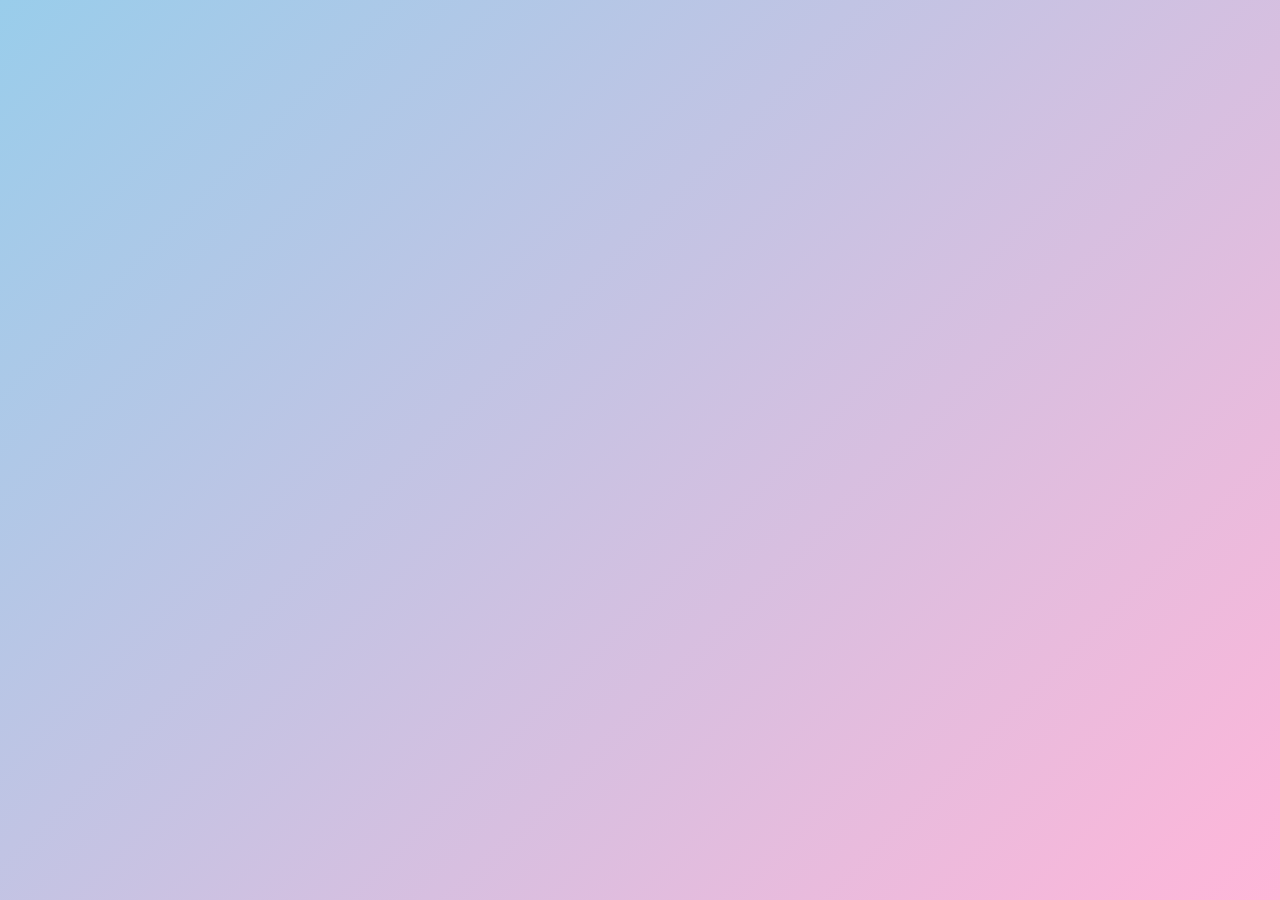
<file: development.html>
<!DOCTYPE html>
<html lang="en">
<head>
  <meta charset="UTF-8" />
  <meta name="viewport" content="width=device-width, initial-scale=1" />
  <title>Projects – Bengisu Saraç</title>
  <meta http-equiv="refresh" content="0; url=index.html#bagent" />
  <link rel="icon" href="favicon.svg" type="image/svg+xml" />
  <link rel="icon" href="favicon-32.png" type="image/png" sizes="32x32" />
  <link rel="apple-touch-icon" href="apple-touch-icon.png" />
  <link rel="canonical" href="https://beng262.github.io/#bagent" />
  <style>body{background:#07070c;color:#ededf3;font-family:system-ui,sans-serif;display:grid;place-items:center;min-height:100vh;margin:0}a{color:#b9a6ff}</style>
</head>
<body>
  <p>Projects moved to the <a href="index.html#bagent">home page</a>.</p>
</body>
</html>
</file>
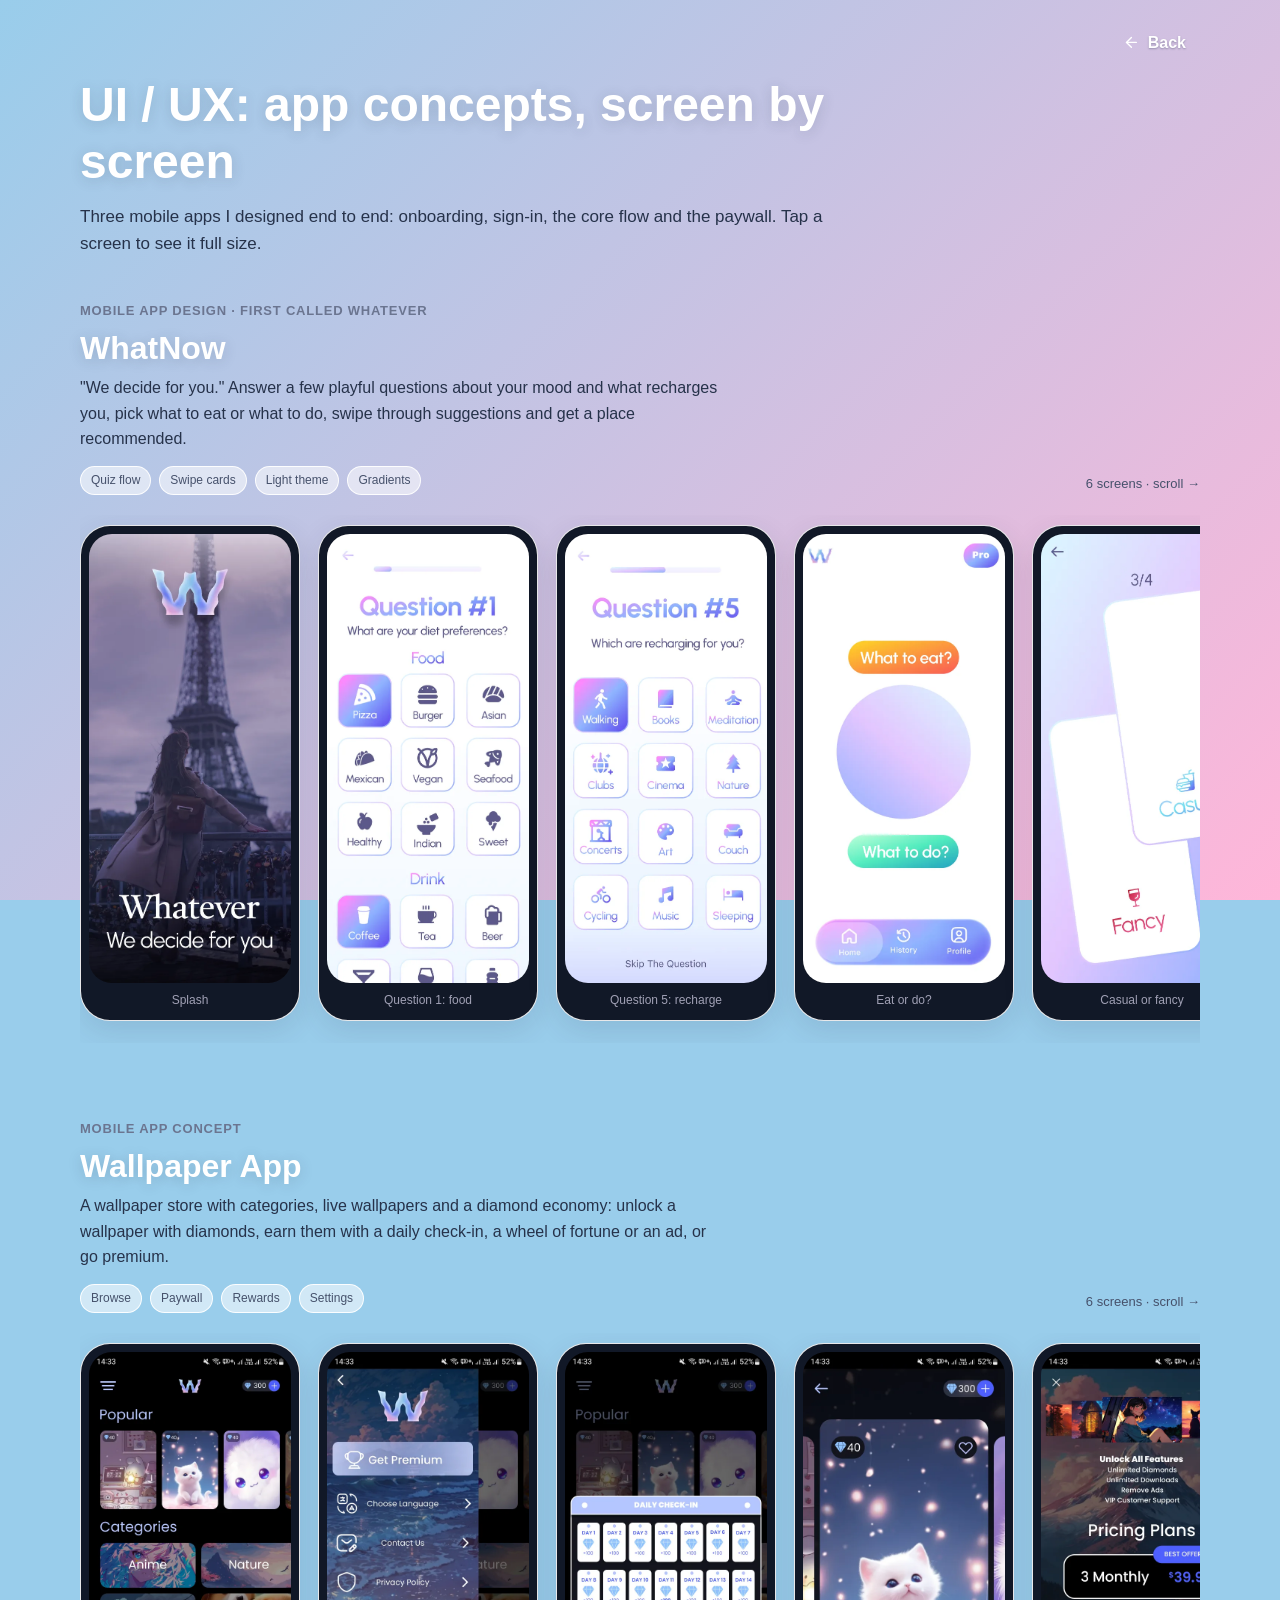
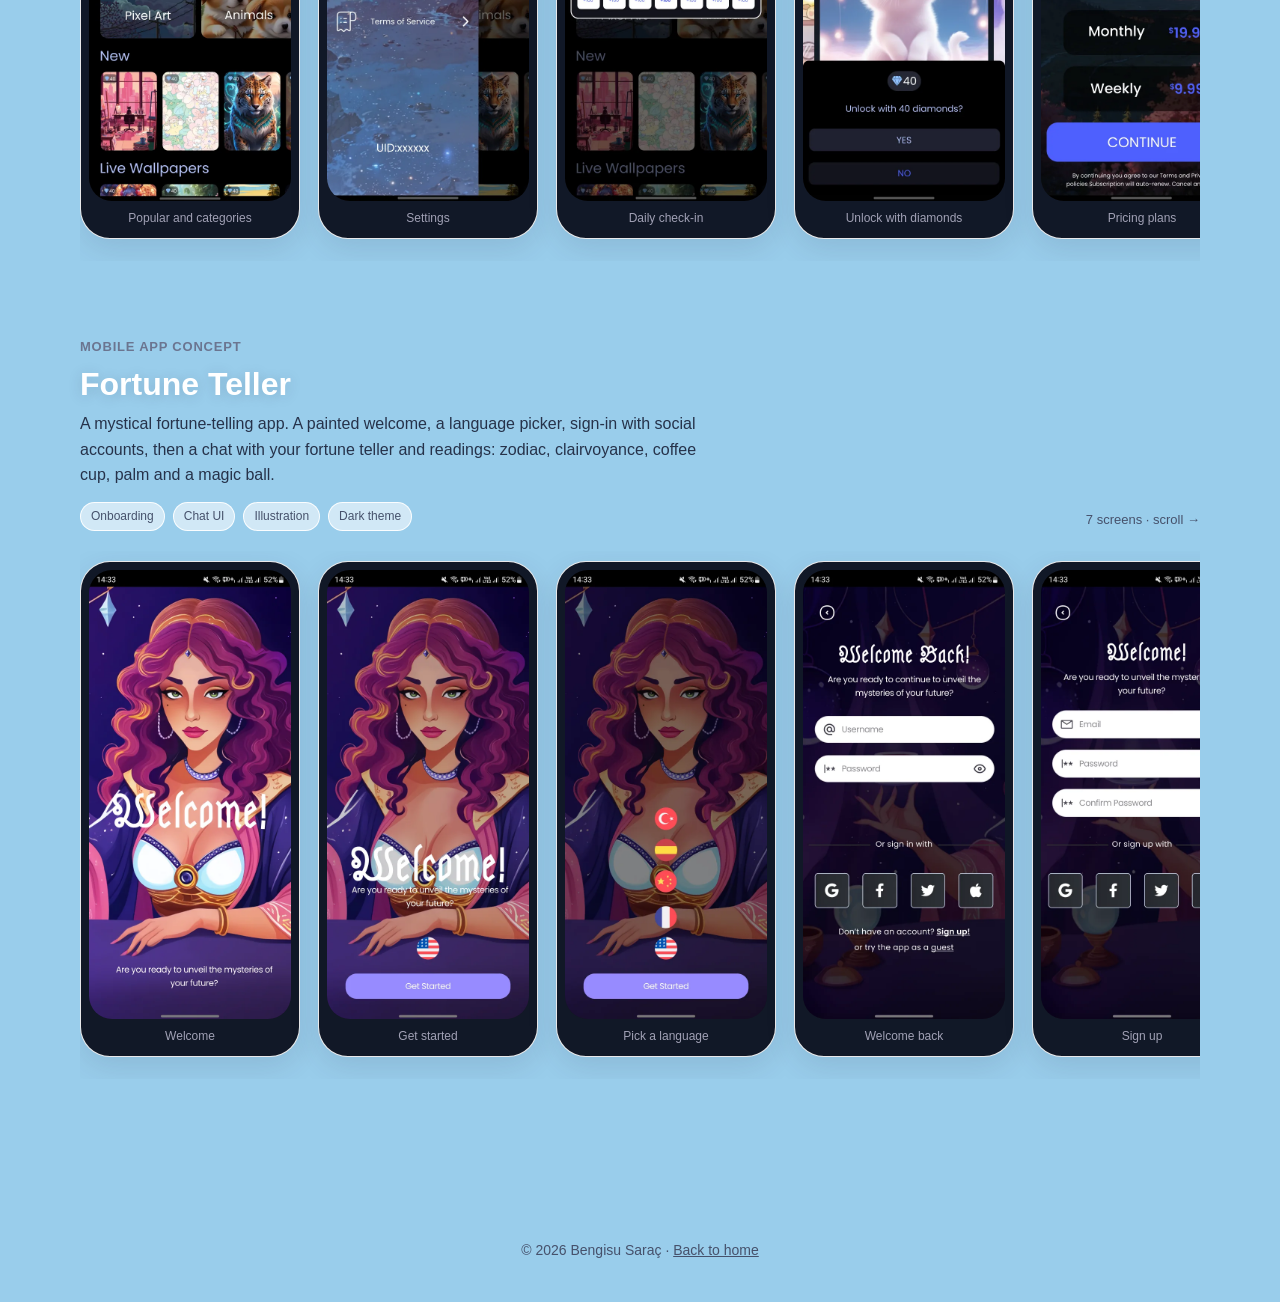
<file: uiux.html>
<!DOCTYPE html>
<html lang="en">
<head>
  <meta charset="utf-8" />
  <meta name="viewport" content="width=device-width, initial-scale=1" />
  <meta http-equiv="Content-Security-Policy" content="default-src 'self'; script-src 'self'; style-src 'self' 'unsafe-inline'; img-src 'self' data:; font-src 'self'; connect-src 'self'; object-src 'none'; base-uri 'self'; form-action 'none'; frame-src 'none'" />
  <meta name="referrer" content="strict-origin-when-cross-origin" />
  <title>UI / UX – Bengisu Saraç</title>
  <meta name="description" content="Mobile apps designed by Bengisu Saraç: WhatNow, a wallpaper store and a fortune-teller app." />
  <meta property="og:title" content="UI / UX work – Bengisu Saraç" />
  <meta property="og:image" content="https://beng262.github.io/img/og.png" />
  <link rel="canonical" href="https://beng262.github.io/uiux.html" />
  <link rel="icon" href="favicon.svg" type="image/svg+xml" />
  <link rel="icon" href="favicon-32.png" type="image/png" sizes="32x32" />
  <link rel="apple-touch-icon" href="apple-touch-icon.png" />
  <script src="assets/theme.js"></script>
  <link rel="stylesheet" href="assets/site.css" />
  <style>
    main.sub { padding: 0 0 40px; }
    .eyebrow { font-size: 13px; font-weight: bold; letter-spacing: .06em; text-transform: uppercase; color: var(--ink-3); }
    .page-head { max-width: 760px; margin-bottom: 40px; }
    .page-head h1 { font-size: clamp(32px, 5vw, 48px); margin: 6px 0 12px; color: var(--head); text-shadow: var(--head-shadow); }
    .page-head p { color: var(--ink); font-size: 17px; margin: 0; }
    .concept { margin-bottom: 72px; }
    .concept-head { display: grid; grid-template-columns: 1fr auto; gap: 20px; align-items: end; margin-bottom: 20px; }
    .concept h2 { font-size: clamp(24px, 3vw, 32px); margin: 6px 0 8px; color: var(--head); text-shadow: var(--head-shadow); }
    .concept p { color: var(--ink); margin: 0; max-width: 640px; }
    .concept .tags { display: flex; gap: 8px; flex-wrap: wrap; margin-top: 14px; }
    .count { font-size: 13px; color: var(--ink-2); white-space: nowrap; }
    .rail { display: flex; gap: 18px; overflow-x: auto; padding: 10px 4px 22px; scroll-snap-type: x mandatory; scrollbar-width: thin; }
    .phone { flex: none; width: 220px; scroll-snap-align: start; border-radius: 30px; padding: 8px; background: #111827; border: 1px solid var(--card-line); box-shadow: var(--shadow); cursor: zoom-in; transition: transform .3s; }
    .phone:hover { transform: translateY(-6px); }
    .phone img { width: 100%; height: auto; aspect-ratio: 9 / 20; object-fit: cover; object-position: top; border-radius: 23px; background: #15151f; }
    .phone figcaption { font-size: 12px; color: #a1a1b5; text-align: center; padding: 8px 4px 2px; }
    .lb { position: fixed; inset: 0; z-index: 100; display: none; place-items: center; background: rgba(3,3,6,.9); backdrop-filter: blur(6px); padding: 24px; }
    .lb.open { display: grid; }
    .lb img { max-height: 86vh; max-width: 92vw; width: auto; border-radius: 22px; border: 1px solid rgba(255,255,255,.14); }
    .lb figcaption { text-align: center; color: #a1a1b5; margin-top: 12px; font-size: 14px; }
    .lb button { position: absolute; top: 50%; transform: translateY(-50%); width: 48px; height: 48px; border-radius: 50%; border: 1px solid rgba(255,255,255,.2); background: rgba(255,255,255,.08); color: #fff; cursor: pointer; display: grid; place-items: center; }
    .lb .prev { left: 18px; } .lb .next { right: 18px; } .lb .x { top: 22px; right: 22px; transform: none; }
    @media (max-width: 680px) {
      .concept-head { grid-template-columns: 1fr; }
      .phone { width: 180px; }
      .lb .prev, .lb .next { top: auto; bottom: 18px; transform: none; }
    }
  </style>
</head>
<body>
  <script src="assets/icons.js"></script>

  <main class="wrap sub">
    <div class="top"><span></span><a class="back" href="index.html#craft"><svg class="ic" aria-hidden="true"><use href="#i-left"></use></svg> Back</a></div>
    <div class="page-head reveal">
      <h1>UI / UX: app concepts, screen by screen</h1>
      <p>Three mobile apps I designed end to end: onboarding, sign-in, the core flow and the paywall. Tap a screen to see it full size.</p>
    </div>
    <div id="concepts"></div>
  </main>

  <footer class="foot">© 2026 Bengisu Saraç · <a href="index.html">Back to home</a></footer>

  <figure class="lb" id="lb" role="dialog" aria-modal="true" aria-label="Screen viewer">
    <div><img id="lbImg" alt="" /><figcaption id="lbCap"></figcaption></div>
    <button class="prev" id="lbPrev" aria-label="Previous"><svg class="ic" aria-hidden="true"><use href="#i-left"></use></svg></button>
    <button class="next" id="lbNext" aria-label="Next"><svg class="ic" aria-hidden="true"><use href="#i-right"></use></svg></button>
    <button class="x" id="lbX" aria-label="Close"><svg class="ic" aria-hidden="true"><use href="#i-x"></use></svg></button>
  </figure>

  <script src="assets/site.js"></script>
  <script src="assets/uiux.js"></script>
</body>
</html>
</file>
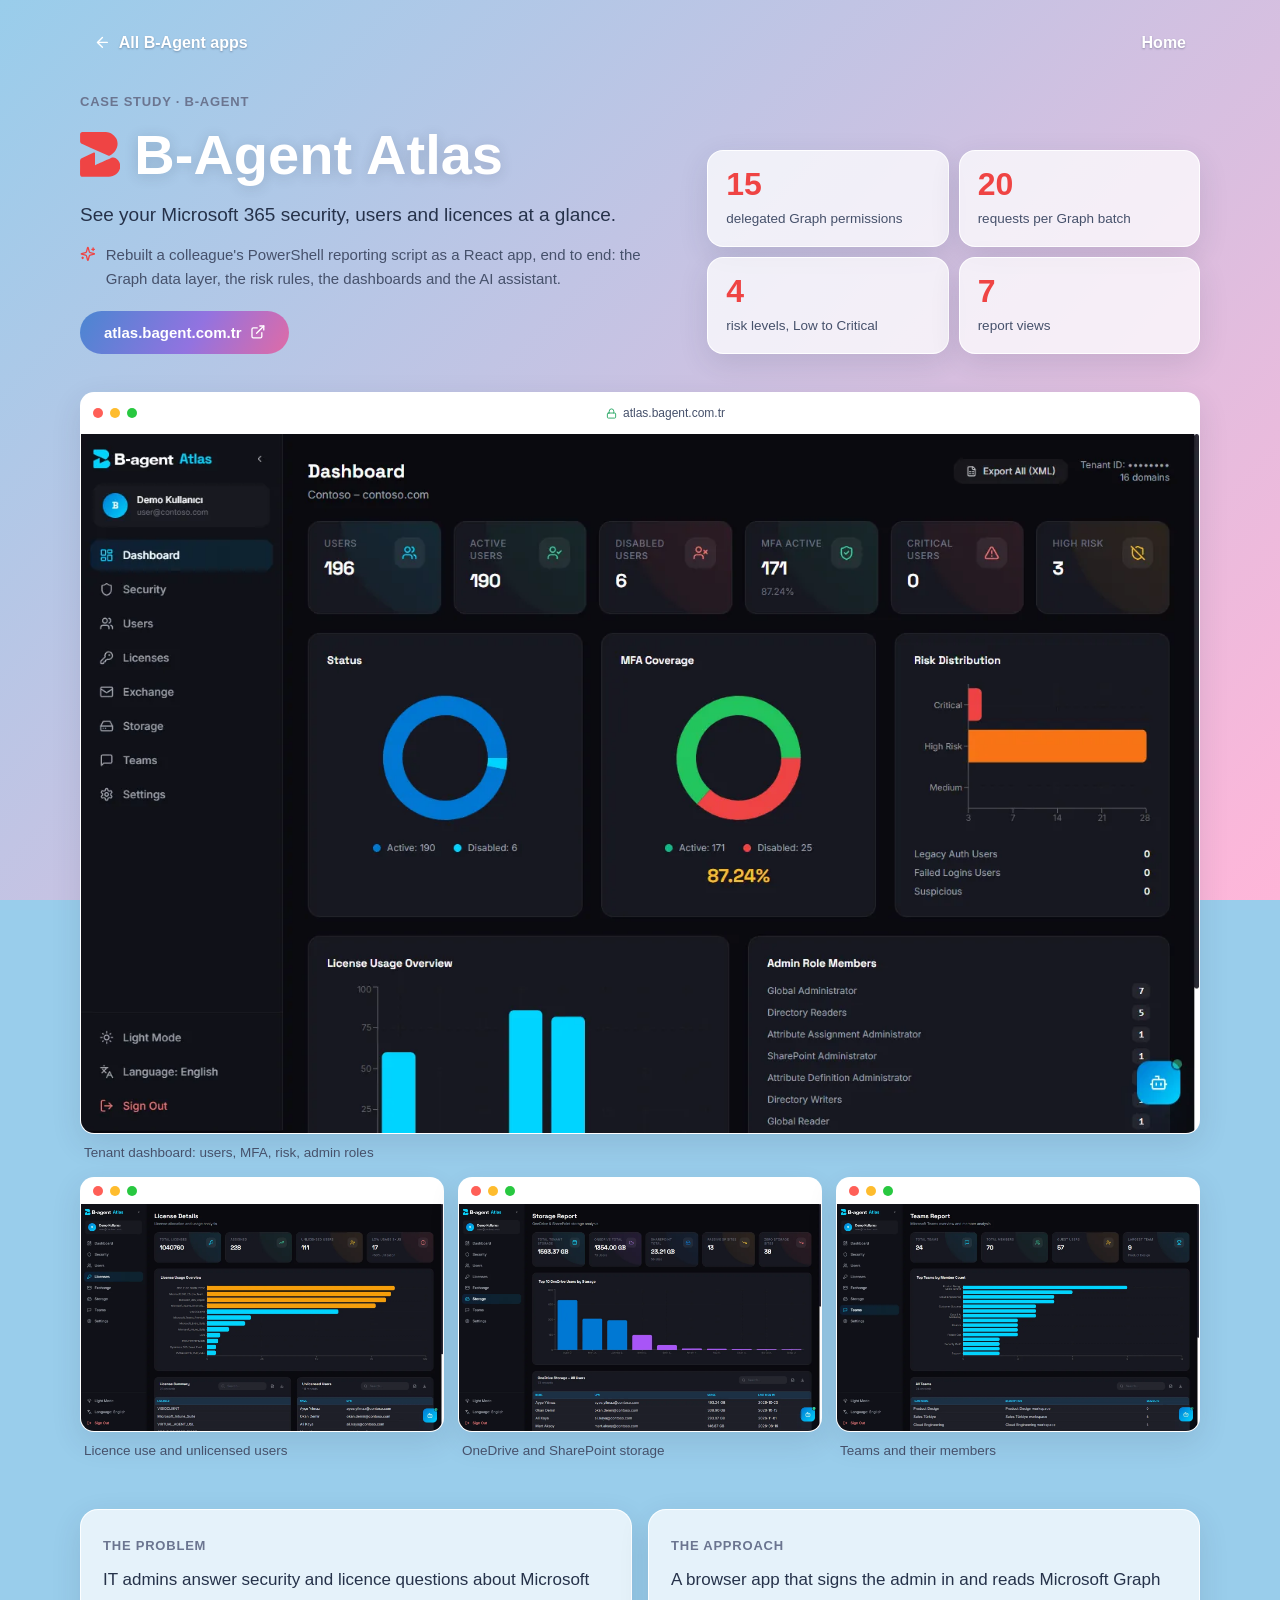
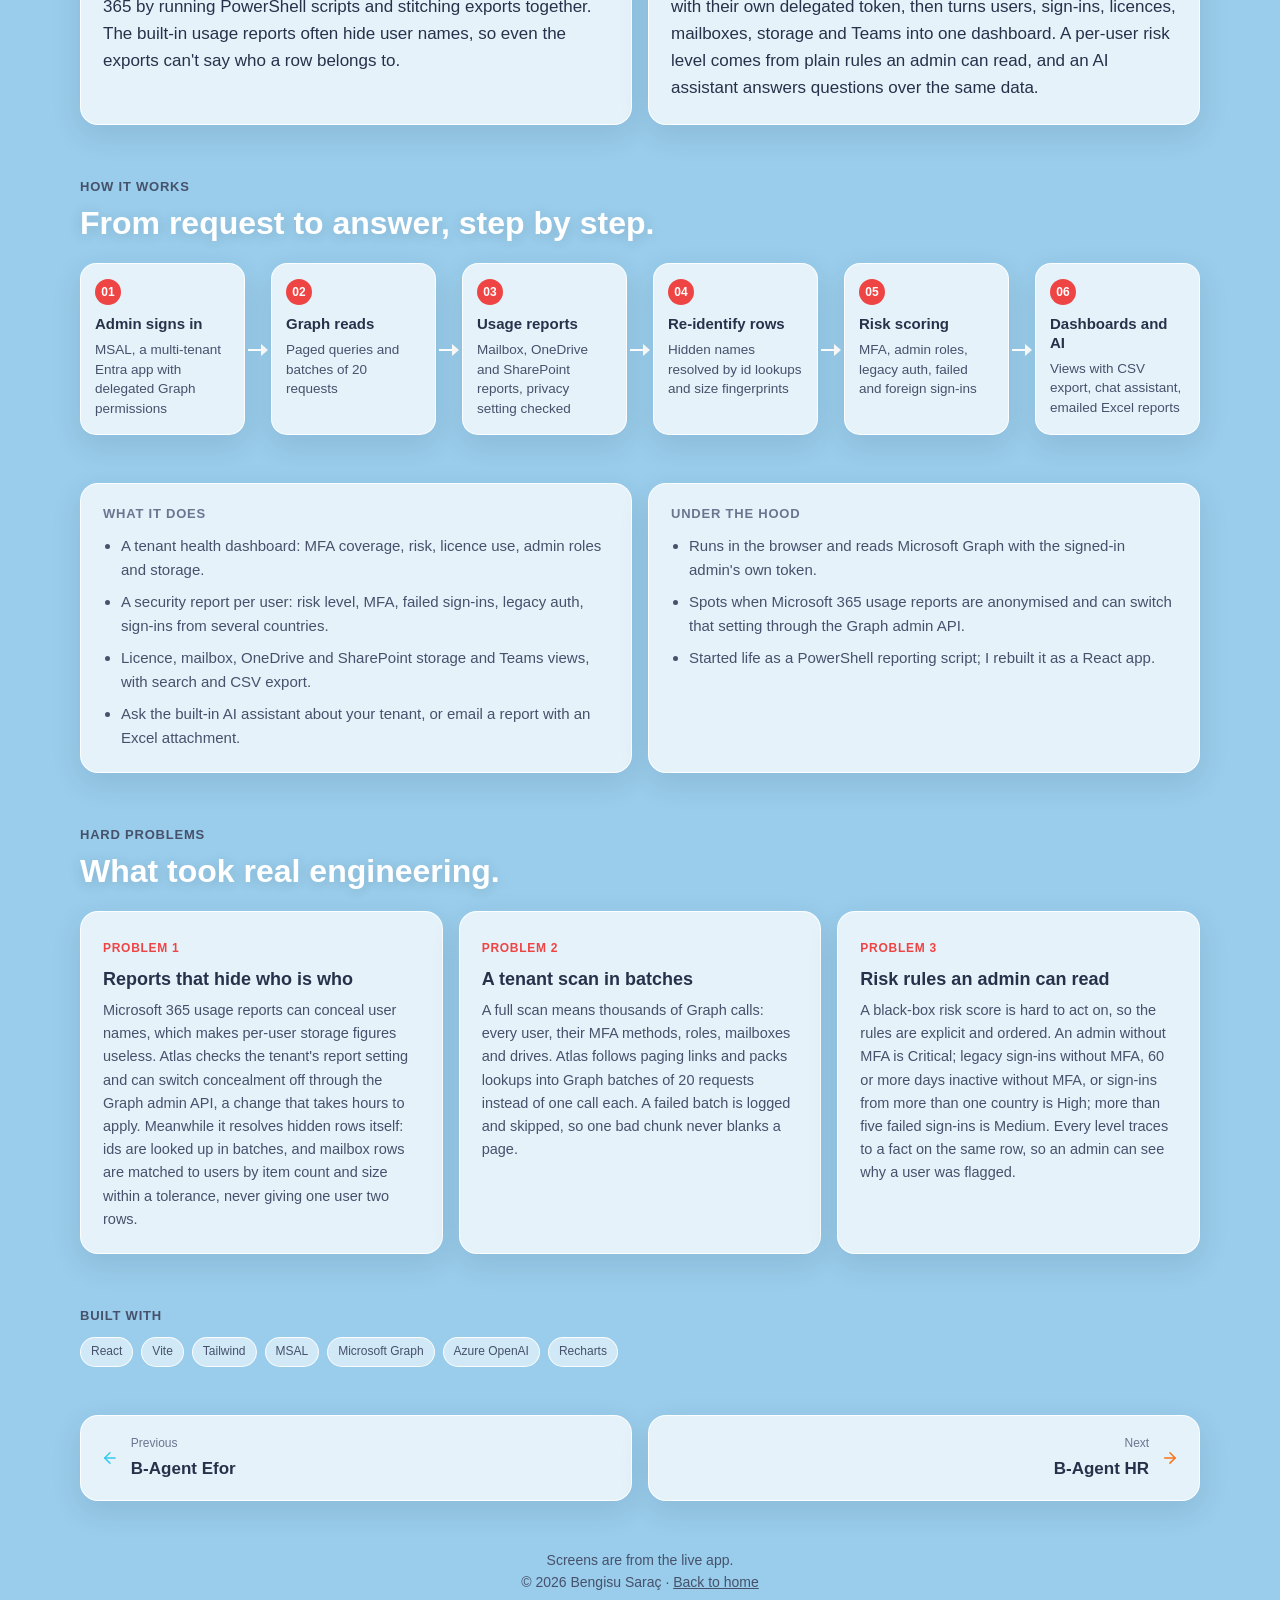
<file: work/atlas.html>
<!DOCTYPE html>
<html lang="en">
<head>
  <meta charset="UTF-8" />
  <meta name="viewport" content="width=device-width, initial-scale=1" />
  <meta http-equiv="Content-Security-Policy" content="default-src 'self'; script-src 'self'; style-src 'self' 'unsafe-inline'; img-src 'self' data:; font-src 'self'; connect-src 'self'; object-src 'none'; base-uri 'self'; form-action 'none'; frame-src 'none'" />
  <meta name="referrer" content="strict-origin-when-cross-origin" />
  <title>B-Agent Atlas – case study – Bengisu Saraç</title>
  <meta name="description" content="See your Microsoft 365 security, users and licences at a glance. A browser app that signs the admin in and reads Microsoft Graph with their own delegated token, then turns users, sign-ins, licences, mailboxes, storage and Teams into one dashboard. A per-user risk level comes from plain rules an admin can read, and an AI assistant answers questions over the same data." />
  <meta property="og:title" content="B-Agent Atlas: See your Microsoft 365 security, users and licences at a glance." />
  <meta property="og:description" content="IT admins answer security and licence questions about Microsoft 365 by running PowerShell scripts and stitching exports together. The built-in usage reports often hide user names, so even the exports can't say who a row belongs to." />
  <meta property="og:image" content="https://beng262.github.io/img/og/atlas.png" />
  <meta property="og:url" content="https://beng262.github.io/work/atlas.html" />
  <meta property="og:type" content="article" />
  <meta name="twitter:card" content="summary_large_image" />
  <link rel="canonical" href="https://beng262.github.io/work/atlas.html" />
  <link rel="icon" href="../favicon.svg" type="image/svg+xml" />
  <link rel="icon" href="../favicon-32.png" type="image/png" sizes="32x32" />
  <link rel="apple-touch-icon" href="../apple-touch-icon.png" />
  <script src="../assets/theme.js"></script>
  <link rel="stylesheet" href="../assets/site.css" />
  <link rel="stylesheet" href="../assets/work.css" />
</head>
<body style="--c:#ef4444">
  <script src="../assets/icons.js"></script>
  <div class="wrap top">
    <a class="back" href="../bagent.html#atlas"><svg class="ic" aria-hidden="true"><use href="#i-left"></use></svg> All B-Agent apps</a>
    <a class="back" href="../index.html">Home</a>
  </div>

  <main>
    <section class="case-hero wrap">
      <div class="hero-grid">
        <div>
          <span class="kicker">Case study · B-Agent</span>
          <h1 class="reveal"><svg class="bmark" viewBox="0 0 55.7 62" aria-hidden="true"><path fill="#ef4444" d="M55.15,51.03c-.88,2.93-2.63,5.61-5.26,7.44-3.05,2.13-6.4,3.49-10.11,3.5l-36.16.04c-2.22,0-3.62-1.37-3.61-3.67l.05-10.87L0,40.77c-.02-1.73.5-3.77,2.23-4.57l16.8-7.73c.78-.2,1.71.3,1.71,1.13v16.29s23.01-10.33,23.01-10.33c.29-.13.6-.23.91-.29.29-.05.58-.09.87-.11,1.41-.09,2.82.33,3.99,1.13,4.94,3.33,7.35,9.02,5.62,14.74ZM2.49,16.38l12.69,5.68,23.58,10.48c.9.4,1.77.46,2.7-.05,9-4.82,13.49-15.51,8.29-24.03C47,3.94,41.25.03,35.77.03L3.37,0C1.33,0,.06,1.64.07,3.5l.02,9.33c0,1.69.93,2.89,2.4,3.55Z"/></svg> B-Agent <em>Atlas</em></h1>
          <p class="lead reveal">See your Microsoft 365 security, users and licences at a glance.</p>
          <p class="role reveal"><svg class="ic" aria-hidden="true"><use href="#i-sparkles"></use></svg> Rebuilt a colleague's PowerShell reporting script as a React app, end to end: the Graph data layer, the risk rules, the dashboards and the AI assistant.</p>
          <div class="cta-row reveal">
            <a class="btn solid" href="https://atlas.bagent.com.tr" target="_blank" rel="noopener">atlas.bagent.com.tr <svg class="ic" aria-hidden="true"><use href="#i-ext"></use></svg></a>
            
          </div>
        </div>
        <div class="nums reveal"><div class="num"><b>15</b><span>delegated Graph permissions</span></div><div class="num"><b>20</b><span>requests per Graph batch</span></div><div class="num"><b>4</b><span>risk levels, Low to Critical</span></div><div class="num"><b>7</b><span>report views</span></div></div>
      </div>
    </section>

    <section class="wrap gallery">
        <figure class="shot main">
          <div class="browser"><div class="bar"><i></i><i></i><i></i><span class="url"><svg class="ic" aria-hidden="true"><use href="#i-lock"></use></svg>atlas.bagent.com.tr</span></div>
          <picture><img src="../img/atlas/dashboard.webp" alt="B-Agent Atlas: Tenant dashboard: users, MFA, risk, admin roles" width="1440" height="900" fetchpriority="high" data-zoom="B-Agent Atlas · Tenant dashboard: users, MFA, risk, admin roles" data-group="shots" /></picture></div>
          <figcaption>Tenant dashboard: users, MFA, risk, admin roles</figcaption>
        </figure>
        <figure class="shot">
          <div class="browser"><div class="bar"><i></i><i></i><i></i><span class="url"><svg class="ic" aria-hidden="true"><use href="#i-lock"></use></svg>atlas.bagent.com.tr</span></div>
          <picture><img src="../img/atlas/licenses.webp" alt="B-Agent Atlas: Licence use and unlicensed users" width="1440" height="900" loading="lazy" data-zoom="B-Agent Atlas · Licence use and unlicensed users" data-group="shots" /></picture></div>
          <figcaption>Licence use and unlicensed users</figcaption>
        </figure>
        <figure class="shot">
          <div class="browser"><div class="bar"><i></i><i></i><i></i><span class="url"><svg class="ic" aria-hidden="true"><use href="#i-lock"></use></svg>atlas.bagent.com.tr</span></div>
          <picture><img src="../img/atlas/storage.webp" alt="B-Agent Atlas: OneDrive and SharePoint storage" width="1440" height="900" loading="lazy" data-zoom="B-Agent Atlas · OneDrive and SharePoint storage" data-group="shots" /></picture></div>
          <figcaption>OneDrive and SharePoint storage</figcaption>
        </figure>
        <figure class="shot">
          <div class="browser"><div class="bar"><i></i><i></i><i></i><span class="url"><svg class="ic" aria-hidden="true"><use href="#i-lock"></use></svg>atlas.bagent.com.tr</span></div>
          <picture><img src="../img/atlas/teams.webp" alt="B-Agent Atlas: Teams and their members" width="1440" height="900" loading="lazy" data-zoom="B-Agent Atlas · Teams and their members" data-group="shots" /></picture></div>
          <figcaption>Teams and their members</figcaption>
        </figure>
    </section>

    <section class="wrap story">
      <div class="reveal"><span class="kicker">The problem</span><p>IT admins answer security and licence questions about Microsoft 365 by running PowerShell scripts and stitching exports together. The built-in usage reports often hide user names, so even the exports can't say who a row belongs to.</p></div>
      <div class="reveal"><span class="kicker">The approach</span><p>A browser app that signs the admin in and reads Microsoft Graph with their own delegated token, then turns users, sign-ins, licences, mailboxes, storage and Teams into one dashboard. A per-user risk level comes from plain rules an admin can read, and an AI assistant answers questions over the same data.</p></div>
    </section>

    <section class="wrap block">
      <span class="kicker">How it works</span>
      <h2 class="reveal">From request to answer, step by step.</h2>
      <ol class="flow"><li class="step reveal"><span class="k">01</span><b>Admin signs in</b><span>MSAL, a multi-tenant Entra app with delegated Graph permissions</span></li><li class="step reveal"><span class="k">02</span><b>Graph reads</b><span>Paged queries and batches of 20 requests</span></li><li class="step reveal"><span class="k">03</span><b>Usage reports</b><span>Mailbox, OneDrive and SharePoint reports, privacy setting checked</span></li><li class="step reveal"><span class="k">04</span><b>Re-identify rows</b><span>Hidden names resolved by id lookups and size fingerprints</span></li><li class="step reveal"><span class="k">05</span><b>Risk scoring</b><span>MFA, admin roles, legacy auth, failed and foreign sign-ins</span></li><li class="step reveal"><span class="k">06</span><b>Dashboards and AI</b><span>Views with CSV export, chat assistant, emailed Excel reports</span></li></ol>
    </section>

    <section class="wrap block cols2">
      <div class="reveal"><h4>What it does</h4><ul><li>A tenant health dashboard: MFA coverage, risk, licence use, admin roles and storage.</li><li>A security report per user: risk level, MFA, failed sign-ins, legacy auth, sign-ins from several countries.</li><li>Licence, mailbox, OneDrive and SharePoint storage and Teams views, with search and CSV export.</li><li>Ask the built-in AI assistant about your tenant, or email a report with an Excel attachment.</li></ul></div>
      <div class="reveal hood"><h4>Under the hood</h4><ul><li>Runs in the browser and reads Microsoft Graph with the signed-in admin's own token.</li><li>Spots when Microsoft 365 usage reports are anonymised and can switch that setting through the Graph admin API.</li><li>Started life as a PowerShell reporting script; I rebuilt it as a React app.</li></ul></div>
    </section>

    <section class="wrap block">
      <span class="kicker">Hard problems</span>
      <h2 class="reveal">What took real engineering.</h2>
      <div class="hards"><article class="hard spot reveal"><span class="k">Problem 1</span><h3>Reports that hide who is who</h3><p>Microsoft 365 usage reports can conceal user names, which makes per-user storage figures useless. Atlas checks the tenant's report setting and can switch concealment off through the Graph admin API, a change that takes hours to apply. Meanwhile it resolves hidden rows itself: ids are looked up in batches, and mailbox rows are matched to users by item count and size within a tolerance, never giving one user two rows.</p></article><article class="hard spot reveal"><span class="k">Problem 2</span><h3>A tenant scan in batches</h3><p>A full scan means thousands of Graph calls: every user, their MFA methods, roles, mailboxes and drives. Atlas follows paging links and packs lookups into Graph batches of 20 requests instead of one call each. A failed batch is logged and skipped, so one bad chunk never blanks a page.</p></article><article class="hard spot reveal"><span class="k">Problem 3</span><h3>Risk rules an admin can read</h3><p>A black-box risk score is hard to act on, so the rules are explicit and ordered. An admin without MFA is Critical; legacy sign-ins without MFA, 60 or more days inactive without MFA, or sign-ins from more than one country is High; more than five failed sign-ins is Medium. Every level traces to a fact on the same row, so an admin can see why a user was flagged.</p></article></div>
    </section>

    <section class="wrap block">
      <span class="kicker">Built with</span>
      <div class="stack reveal"><span class="tag">React</span><span class="tag">Vite</span><span class="tag">Tailwind</span><span class="tag">MSAL</span><span class="tag">Microsoft Graph</span><span class="tag">Azure OpenAI</span><span class="tag">Recharts</span></div>
    </section>

    <nav class="wrap pager" aria-label="More B-Agent apps">
      <a href="efor.html" style="--c:#38c9f0"><svg class="ic" aria-hidden="true"><use href="#i-left"></use></svg><span><small>Previous</small>B-Agent Efor</span></a>
      <a href="hr.html" style="--c:#f97316" class="next"><span><small>Next</small>B-Agent HR</span><svg class="ic" aria-hidden="true"><use href="#i-right"></use></svg></a>
    </nav>
  </main>

  <footer class="foot">Screens are from the live app.<br />© 2026 Bengisu Saraç · <a href="../index.html">Back to home</a></footer>

  <figure class="lb" id="lb" role="dialog" aria-modal="true" aria-label="Screenshot viewer">
    <div><img id="lbImg" alt="" /><figcaption id="lbCap"></figcaption></div>
    <button class="prev" id="lbPrev" aria-label="Previous"><svg class="ic" aria-hidden="true"><use href="#i-left"></use></svg></button>
    <button class="next" id="lbNext" aria-label="Next"><svg class="ic" aria-hidden="true"><use href="#i-right"></use></svg></button>
    <button class="x" id="lbX" aria-label="Close"><svg class="ic" aria-hidden="true"><use href="#i-x"></use></svg></button>
  </figure>

  <script src="../assets/site.js"></script>
</body>
</html>
</file>
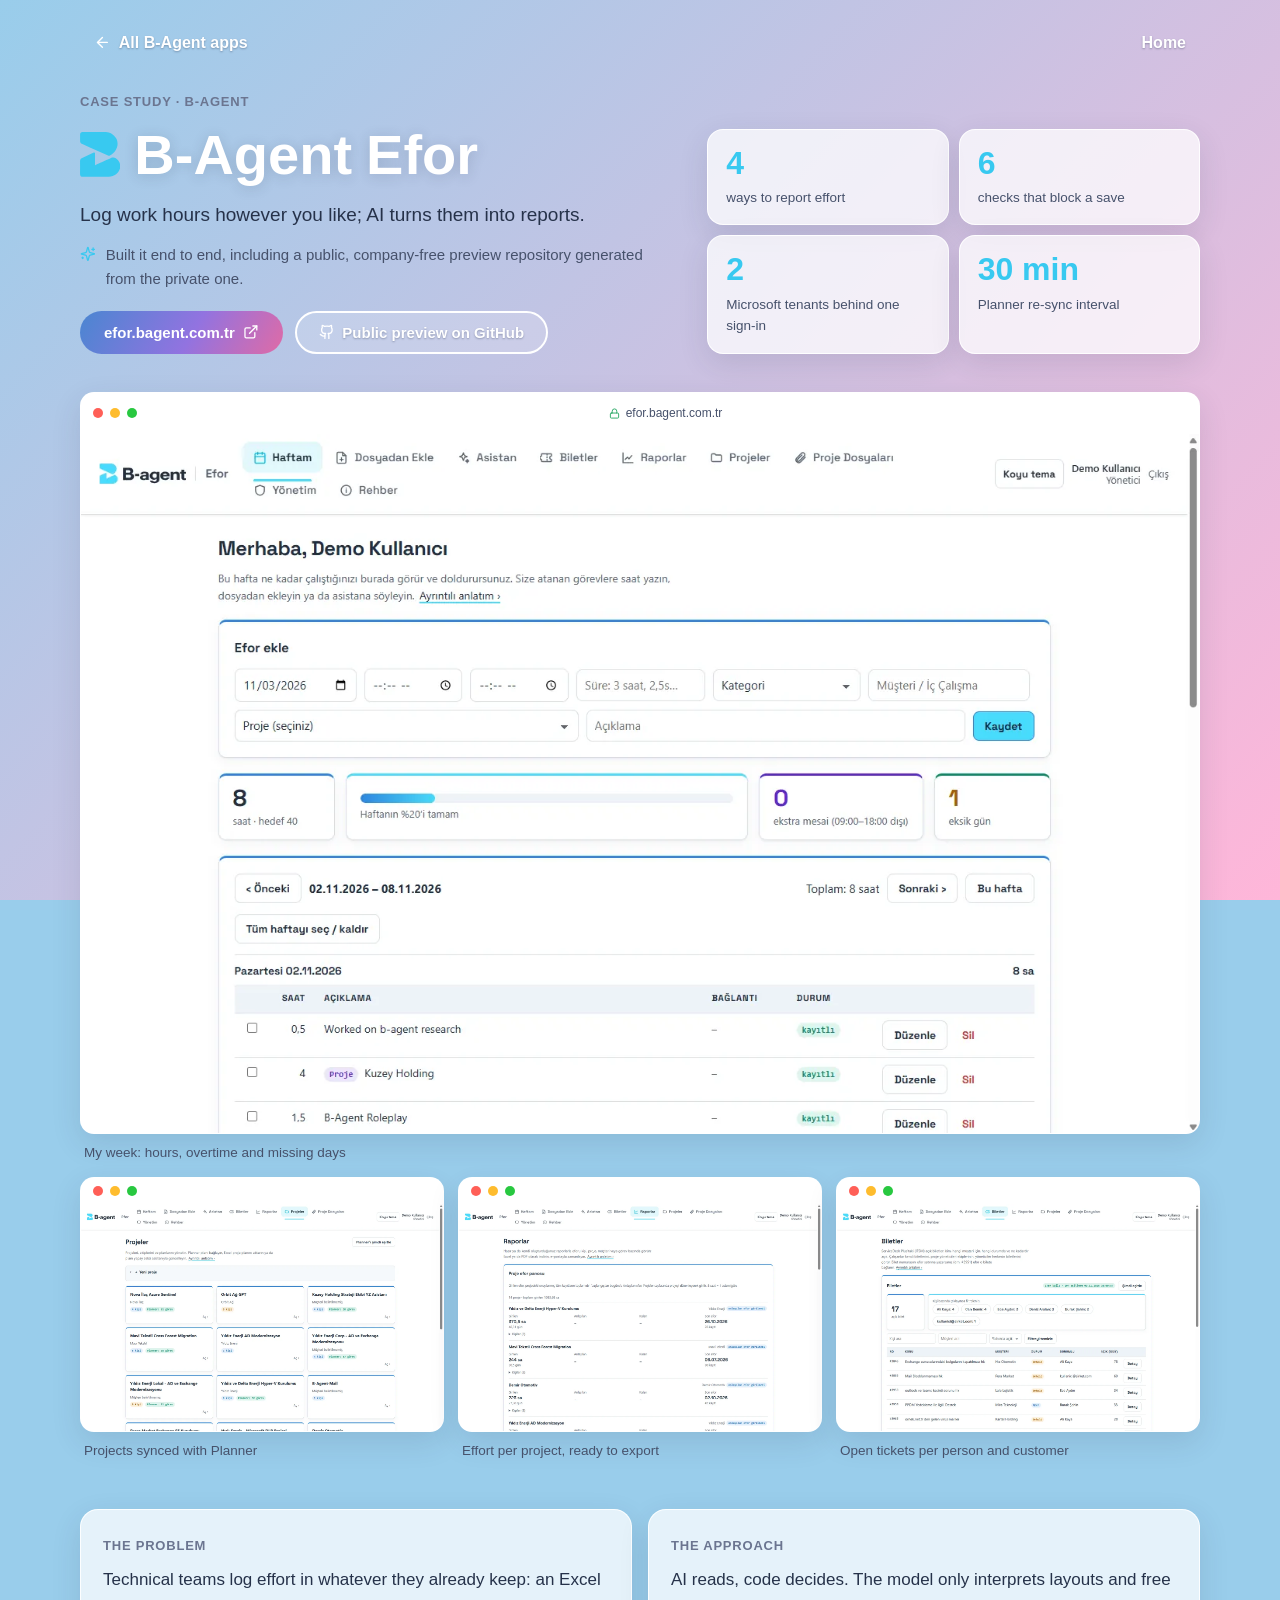
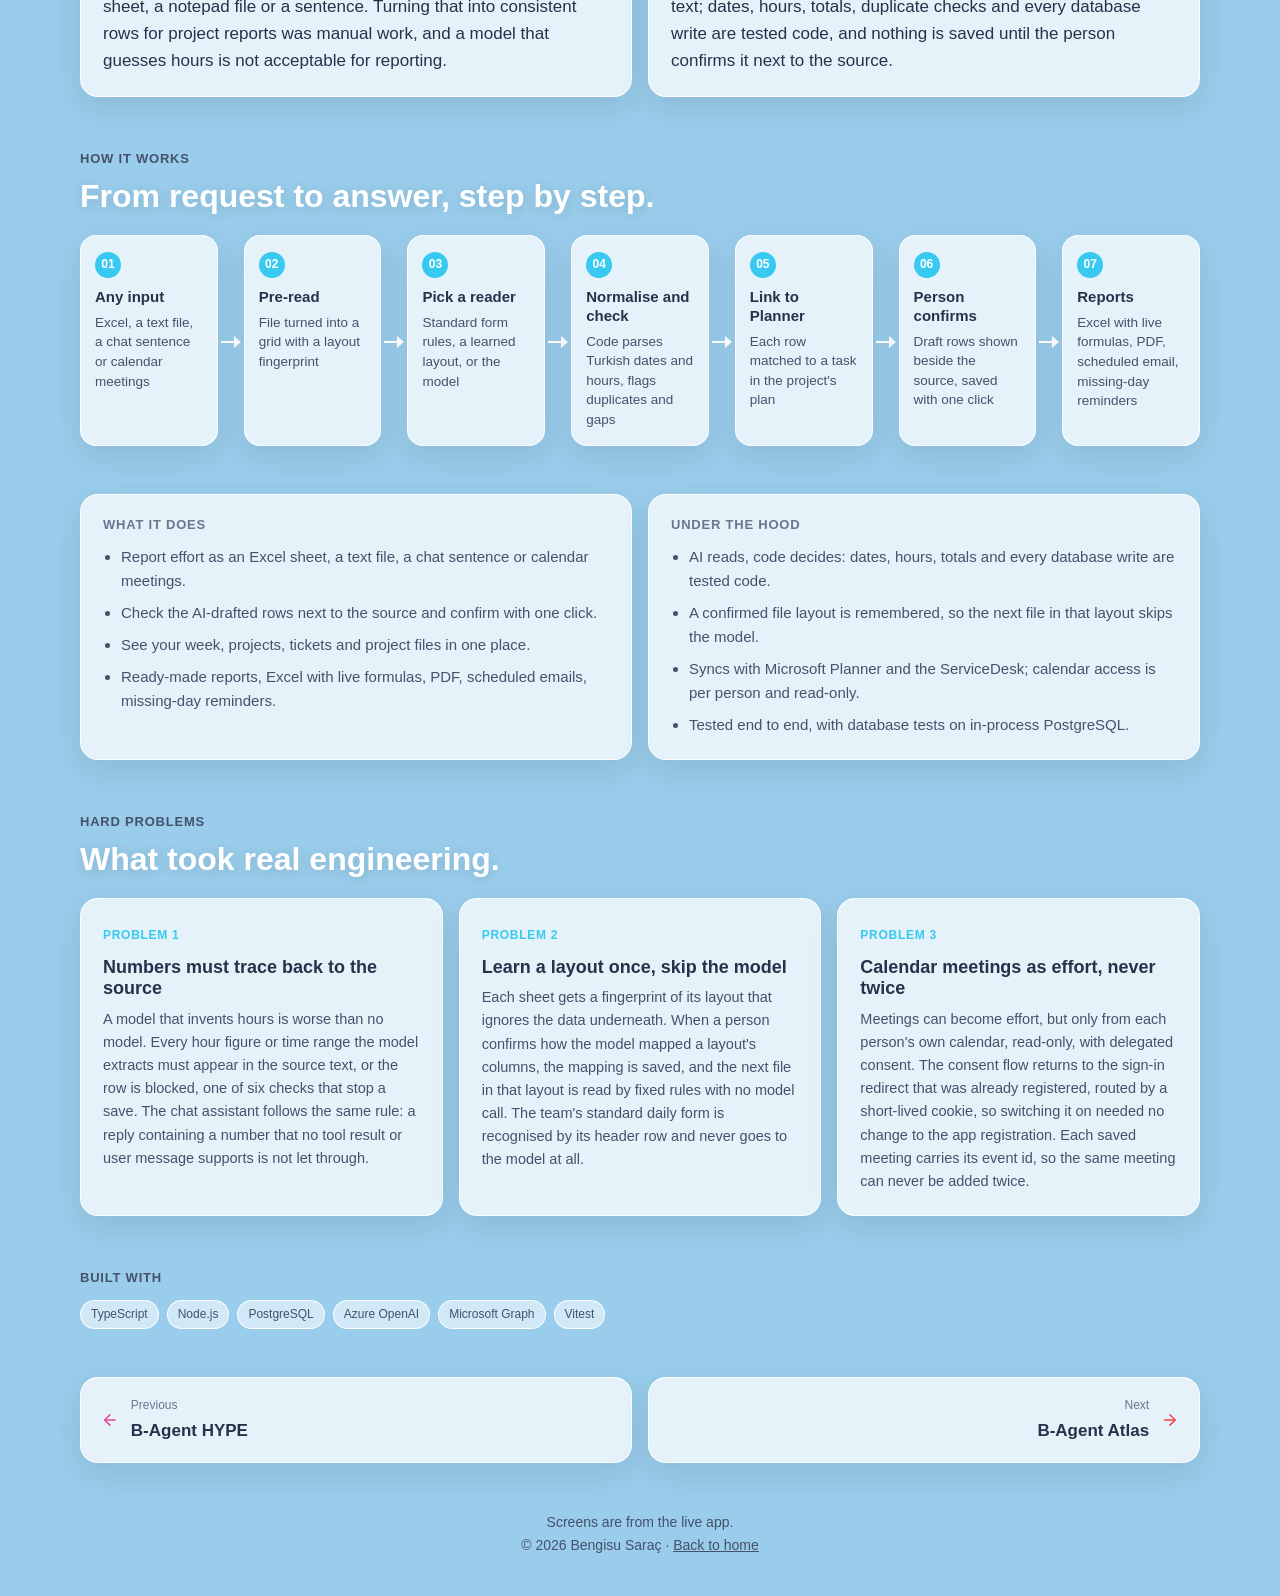
<file: work/efor.html>
<!DOCTYPE html>
<html lang="en">
<head>
  <meta charset="UTF-8" />
  <meta name="viewport" content="width=device-width, initial-scale=1" />
  <meta http-equiv="Content-Security-Policy" content="default-src 'self'; script-src 'self'; style-src 'self' 'unsafe-inline'; img-src 'self' data:; font-src 'self'; connect-src 'self'; object-src 'none'; base-uri 'self'; form-action 'none'; frame-src 'none'" />
  <meta name="referrer" content="strict-origin-when-cross-origin" />
  <title>B-Agent Efor – case study – Bengisu Saraç</title>
  <meta name="description" content="Log work hours however you like; AI turns them into reports. AI reads, code decides. The model only interprets layouts and free text; dates, hours, totals, duplicate checks and every database write are tested code, and nothing is saved until the person confirms it next to the source." />
  <meta property="og:title" content="B-Agent Efor: Log work hours however you like; AI turns them into reports." />
  <meta property="og:description" content="Technical teams log effort in whatever they already keep: an Excel sheet, a notepad file or a sentence. Turning that into consistent rows for project reports was manual work, and a model that guesses hours is not acceptable for reporting." />
  <meta property="og:image" content="https://beng262.github.io/img/og/efor.png" />
  <meta property="og:url" content="https://beng262.github.io/work/efor.html" />
  <meta property="og:type" content="article" />
  <meta name="twitter:card" content="summary_large_image" />
  <link rel="canonical" href="https://beng262.github.io/work/efor.html" />
  <link rel="icon" href="../favicon.svg" type="image/svg+xml" />
  <link rel="icon" href="../favicon-32.png" type="image/png" sizes="32x32" />
  <link rel="apple-touch-icon" href="../apple-touch-icon.png" />
  <script src="../assets/theme.js"></script>
  <link rel="stylesheet" href="../assets/site.css" />
  <link rel="stylesheet" href="../assets/work.css" />
</head>
<body style="--c:#38c9f0">
  <script src="../assets/icons.js"></script>
  <div class="wrap top">
    <a class="back" href="../bagent.html#efor"><svg class="ic" aria-hidden="true"><use href="#i-left"></use></svg> All B-Agent apps</a>
    <a class="back" href="../index.html">Home</a>
  </div>

  <main>
    <section class="case-hero wrap">
      <div class="hero-grid">
        <div>
          <span class="kicker">Case study · B-Agent</span>
          <h1 class="reveal"><svg class="bmark" viewBox="0 0 55.7 62" aria-hidden="true"><path fill="#38c9f0" d="M55.15,51.03c-.88,2.93-2.63,5.61-5.26,7.44-3.05,2.13-6.4,3.49-10.11,3.5l-36.16.04c-2.22,0-3.62-1.37-3.61-3.67l.05-10.87L0,40.77c-.02-1.73.5-3.77,2.23-4.57l16.8-7.73c.78-.2,1.71.3,1.71,1.13v16.29s23.01-10.33,23.01-10.33c.29-.13.6-.23.91-.29.29-.05.58-.09.87-.11,1.41-.09,2.82.33,3.99,1.13,4.94,3.33,7.35,9.02,5.62,14.74ZM2.49,16.38l12.69,5.68,23.58,10.48c.9.4,1.77.46,2.7-.05,9-4.82,13.49-15.51,8.29-24.03C47,3.94,41.25.03,35.77.03L3.37,0C1.33,0,.06,1.64.07,3.5l.02,9.33c0,1.69.93,2.89,2.4,3.55Z"/></svg> B-Agent <em>Efor</em></h1>
          <p class="lead reveal">Log work hours however you like; AI turns them into reports.</p>
          <p class="role reveal"><svg class="ic" aria-hidden="true"><use href="#i-sparkles"></use></svg> Built it end to end, including a public, company-free preview repository generated from the private one.</p>
          <div class="cta-row reveal">
            <a class="btn solid" href="https://efor.bagent.com.tr" target="_blank" rel="noopener">efor.bagent.com.tr <svg class="ic" aria-hidden="true"><use href="#i-ext"></use></svg></a>
            <a class="btn" href="https://github.com/beng262/Effort-Tracker" target="_blank" rel="noopener"><svg class="ic" aria-hidden="true"><use href="#i-github"></use></svg> Public preview on GitHub</a>
          </div>
        </div>
        <div class="nums reveal"><div class="num"><b>4</b><span>ways to report effort</span></div><div class="num"><b>6</b><span>checks that block a save</span></div><div class="num"><b>2</b><span>Microsoft tenants behind one sign-in</span></div><div class="num"><b>30 min</b><span>Planner re-sync interval</span></div></div>
      </div>
    </section>

    <section class="wrap gallery">
        <figure class="shot main">
          <div class="browser"><div class="bar"><i></i><i></i><i></i><span class="url"><svg class="ic" aria-hidden="true"><use href="#i-lock"></use></svg>efor.bagent.com.tr</span></div>
          <picture><img src="../img/efor/week.webp" alt="B-Agent Efor: My week: hours, overtime and missing days" width="1440" height="900" fetchpriority="high" data-zoom="B-Agent Efor · My week: hours, overtime and missing days" data-group="shots" /></picture></div>
          <figcaption>My week: hours, overtime and missing days</figcaption>
        </figure>
        <figure class="shot">
          <div class="browser"><div class="bar"><i></i><i></i><i></i><span class="url"><svg class="ic" aria-hidden="true"><use href="#i-lock"></use></svg>efor.bagent.com.tr</span></div>
          <picture><img src="../img/efor/projects.webp" alt="B-Agent Efor: Projects synced with Planner" width="1440" height="900" loading="lazy" data-zoom="B-Agent Efor · Projects synced with Planner" data-group="shots" /></picture></div>
          <figcaption>Projects synced with Planner</figcaption>
        </figure>
        <figure class="shot">
          <div class="browser"><div class="bar"><i></i><i></i><i></i><span class="url"><svg class="ic" aria-hidden="true"><use href="#i-lock"></use></svg>efor.bagent.com.tr</span></div>
          <picture><img src="../img/efor/reports.webp" alt="B-Agent Efor: Effort per project, ready to export" width="1440" height="900" loading="lazy" data-zoom="B-Agent Efor · Effort per project, ready to export" data-group="shots" /></picture></div>
          <figcaption>Effort per project, ready to export</figcaption>
        </figure>
        <figure class="shot">
          <div class="browser"><div class="bar"><i></i><i></i><i></i><span class="url"><svg class="ic" aria-hidden="true"><use href="#i-lock"></use></svg>efor.bagent.com.tr</span></div>
          <picture><img src="../img/efor/tickets.webp" alt="B-Agent Efor: Open tickets per person and customer" width="1440" height="900" loading="lazy" data-zoom="B-Agent Efor · Open tickets per person and customer" data-group="shots" /></picture></div>
          <figcaption>Open tickets per person and customer</figcaption>
        </figure>
    </section>

    <section class="wrap story">
      <div class="reveal"><span class="kicker">The problem</span><p>Technical teams log effort in whatever they already keep: an Excel sheet, a notepad file or a sentence. Turning that into consistent rows for project reports was manual work, and a model that guesses hours is not acceptable for reporting.</p></div>
      <div class="reveal"><span class="kicker">The approach</span><p>AI reads, code decides. The model only interprets layouts and free text; dates, hours, totals, duplicate checks and every database write are tested code, and nothing is saved until the person confirms it next to the source.</p></div>
    </section>

    <section class="wrap block">
      <span class="kicker">How it works</span>
      <h2 class="reveal">From request to answer, step by step.</h2>
      <ol class="flow"><li class="step reveal"><span class="k">01</span><b>Any input</b><span>Excel, a text file, a chat sentence or calendar meetings</span></li><li class="step reveal"><span class="k">02</span><b>Pre-read</b><span>File turned into a grid with a layout fingerprint</span></li><li class="step reveal"><span class="k">03</span><b>Pick a reader</b><span>Standard form rules, a learned layout, or the model</span></li><li class="step reveal"><span class="k">04</span><b>Normalise and check</b><span>Code parses Turkish dates and hours, flags duplicates and gaps</span></li><li class="step reveal"><span class="k">05</span><b>Link to Planner</b><span>Each row matched to a task in the project's plan</span></li><li class="step reveal"><span class="k">06</span><b>Person confirms</b><span>Draft rows shown beside the source, saved with one click</span></li><li class="step reveal"><span class="k">07</span><b>Reports</b><span>Excel with live formulas, PDF, scheduled email, missing-day reminders</span></li></ol>
    </section>

    <section class="wrap block cols2">
      <div class="reveal"><h4>What it does</h4><ul><li>Report effort as an Excel sheet, a text file, a chat sentence or calendar meetings.</li><li>Check the AI-drafted rows next to the source and confirm with one click.</li><li>See your week, projects, tickets and project files in one place.</li><li>Ready-made reports, Excel with live formulas, PDF, scheduled emails, missing-day reminders.</li></ul></div>
      <div class="reveal hood"><h4>Under the hood</h4><ul><li>AI reads, code decides: dates, hours, totals and every database write are tested code.</li><li>A confirmed file layout is remembered, so the next file in that layout skips the model.</li><li>Syncs with Microsoft Planner and the ServiceDesk; calendar access is per person and read-only.</li><li>Tested end to end, with database tests on in-process PostgreSQL.</li></ul></div>
    </section>

    <section class="wrap block">
      <span class="kicker">Hard problems</span>
      <h2 class="reveal">What took real engineering.</h2>
      <div class="hards"><article class="hard spot reveal"><span class="k">Problem 1</span><h3>Numbers must trace back to the source</h3><p>A model that invents hours is worse than no model. Every hour figure or time range the model extracts must appear in the source text, or the row is blocked, one of six checks that stop a save. The chat assistant follows the same rule: a reply containing a number that no tool result or user message supports is not let through.</p></article><article class="hard spot reveal"><span class="k">Problem 2</span><h3>Learn a layout once, skip the model</h3><p>Each sheet gets a fingerprint of its layout that ignores the data underneath. When a person confirms how the model mapped a layout's columns, the mapping is saved, and the next file in that layout is read by fixed rules with no model call. The team's standard daily form is recognised by its header row and never goes to the model at all.</p></article><article class="hard spot reveal"><span class="k">Problem 3</span><h3>Calendar meetings as effort, never twice</h3><p>Meetings can become effort, but only from each person's own calendar, read-only, with delegated consent. The consent flow returns to the sign-in redirect that was already registered, routed by a short-lived cookie, so switching it on needed no change to the app registration. Each saved meeting carries its event id, so the same meeting can never be added twice.</p></article></div>
    </section>

    <section class="wrap block">
      <span class="kicker">Built with</span>
      <div class="stack reveal"><span class="tag">TypeScript</span><span class="tag">Node.js</span><span class="tag">PostgreSQL</span><span class="tag">Azure OpenAI</span><span class="tag">Microsoft Graph</span><span class="tag">Vitest</span></div>
    </section>

    <nav class="wrap pager" aria-label="More B-Agent apps">
      <a href="hype.html" style="--c:#e4478f"><svg class="ic" aria-hidden="true"><use href="#i-left"></use></svg><span><small>Previous</small>B-Agent HYPE</span></a>
      <a href="atlas.html" style="--c:#ef4444" class="next"><span><small>Next</small>B-Agent Atlas</span><svg class="ic" aria-hidden="true"><use href="#i-right"></use></svg></a>
    </nav>
  </main>

  <footer class="foot">Screens are from the live app.<br />© 2026 Bengisu Saraç · <a href="../index.html">Back to home</a></footer>

  <figure class="lb" id="lb" role="dialog" aria-modal="true" aria-label="Screenshot viewer">
    <div><img id="lbImg" alt="" /><figcaption id="lbCap"></figcaption></div>
    <button class="prev" id="lbPrev" aria-label="Previous"><svg class="ic" aria-hidden="true"><use href="#i-left"></use></svg></button>
    <button class="next" id="lbNext" aria-label="Next"><svg class="ic" aria-hidden="true"><use href="#i-right"></use></svg></button>
    <button class="x" id="lbX" aria-label="Close"><svg class="ic" aria-hidden="true"><use href="#i-x"></use></svg></button>
  </figure>

  <script src="../assets/site.js"></script>
</body>
</html>
</file>
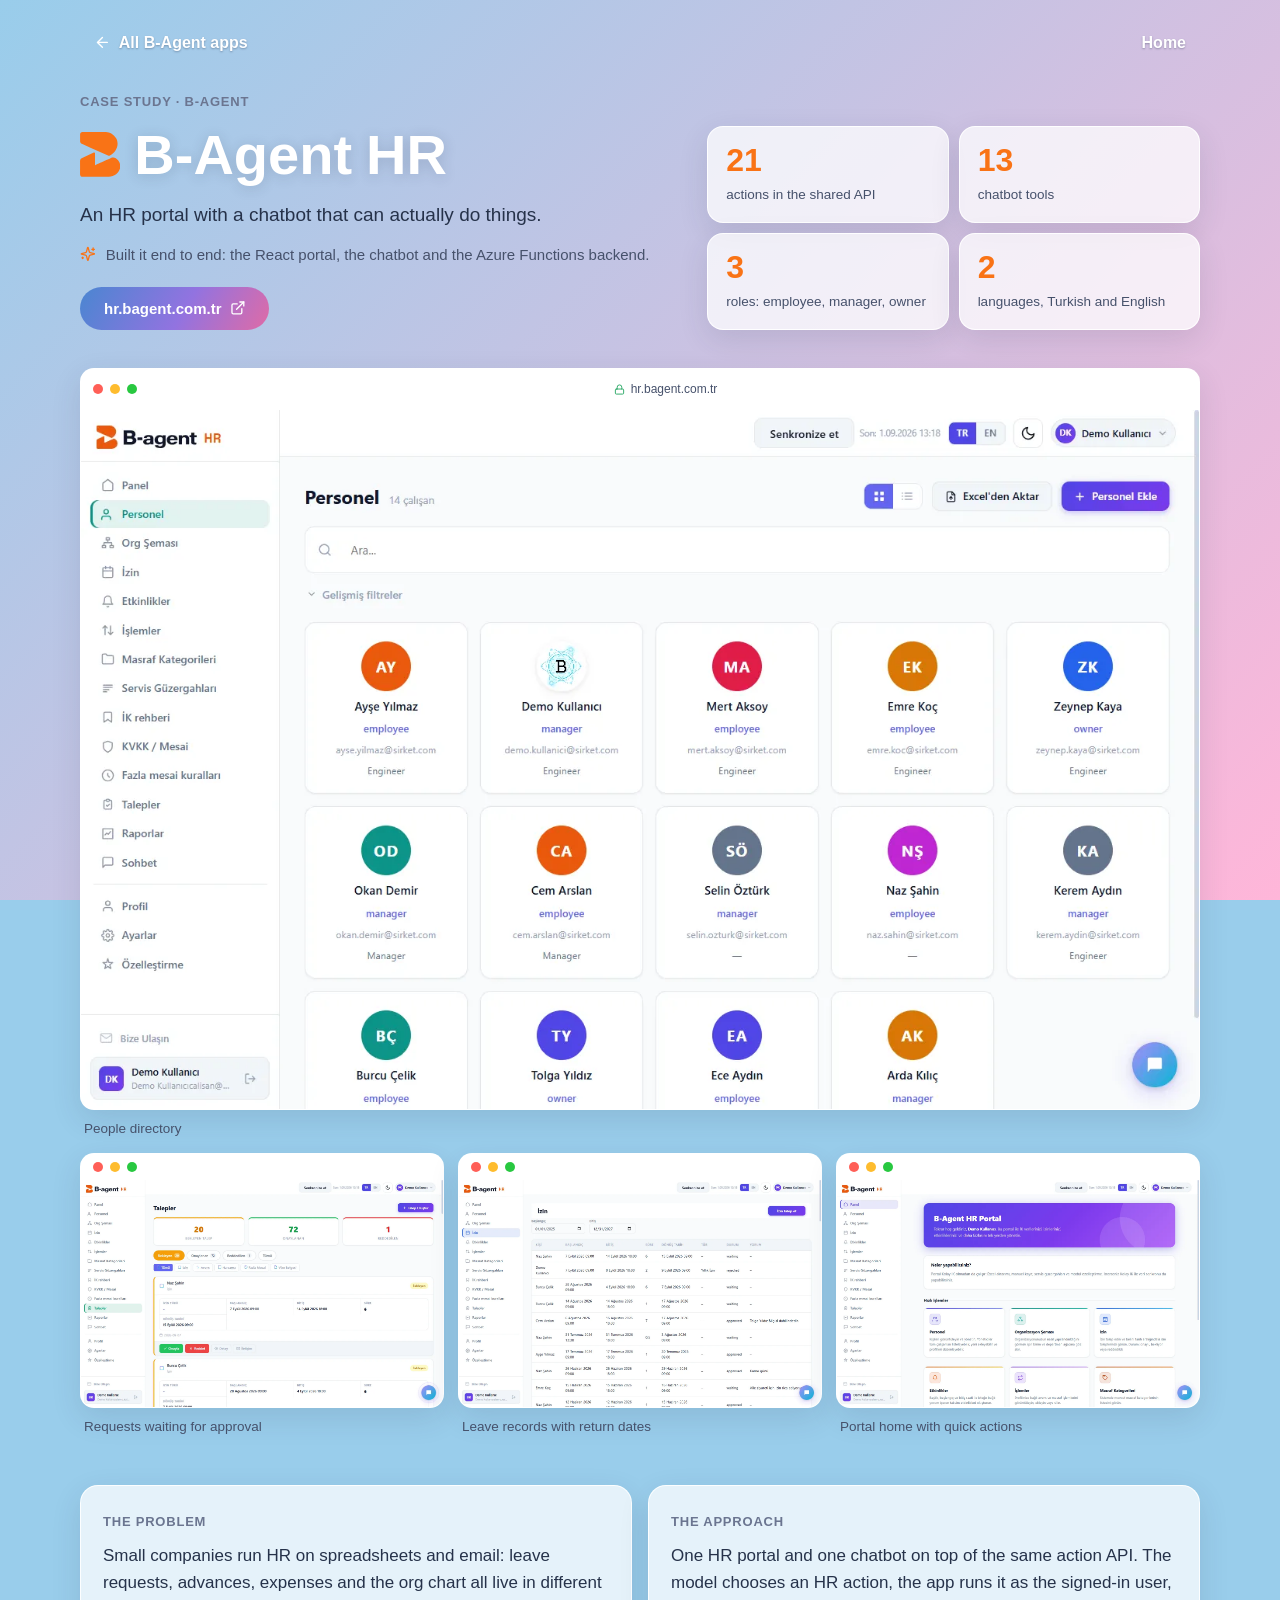
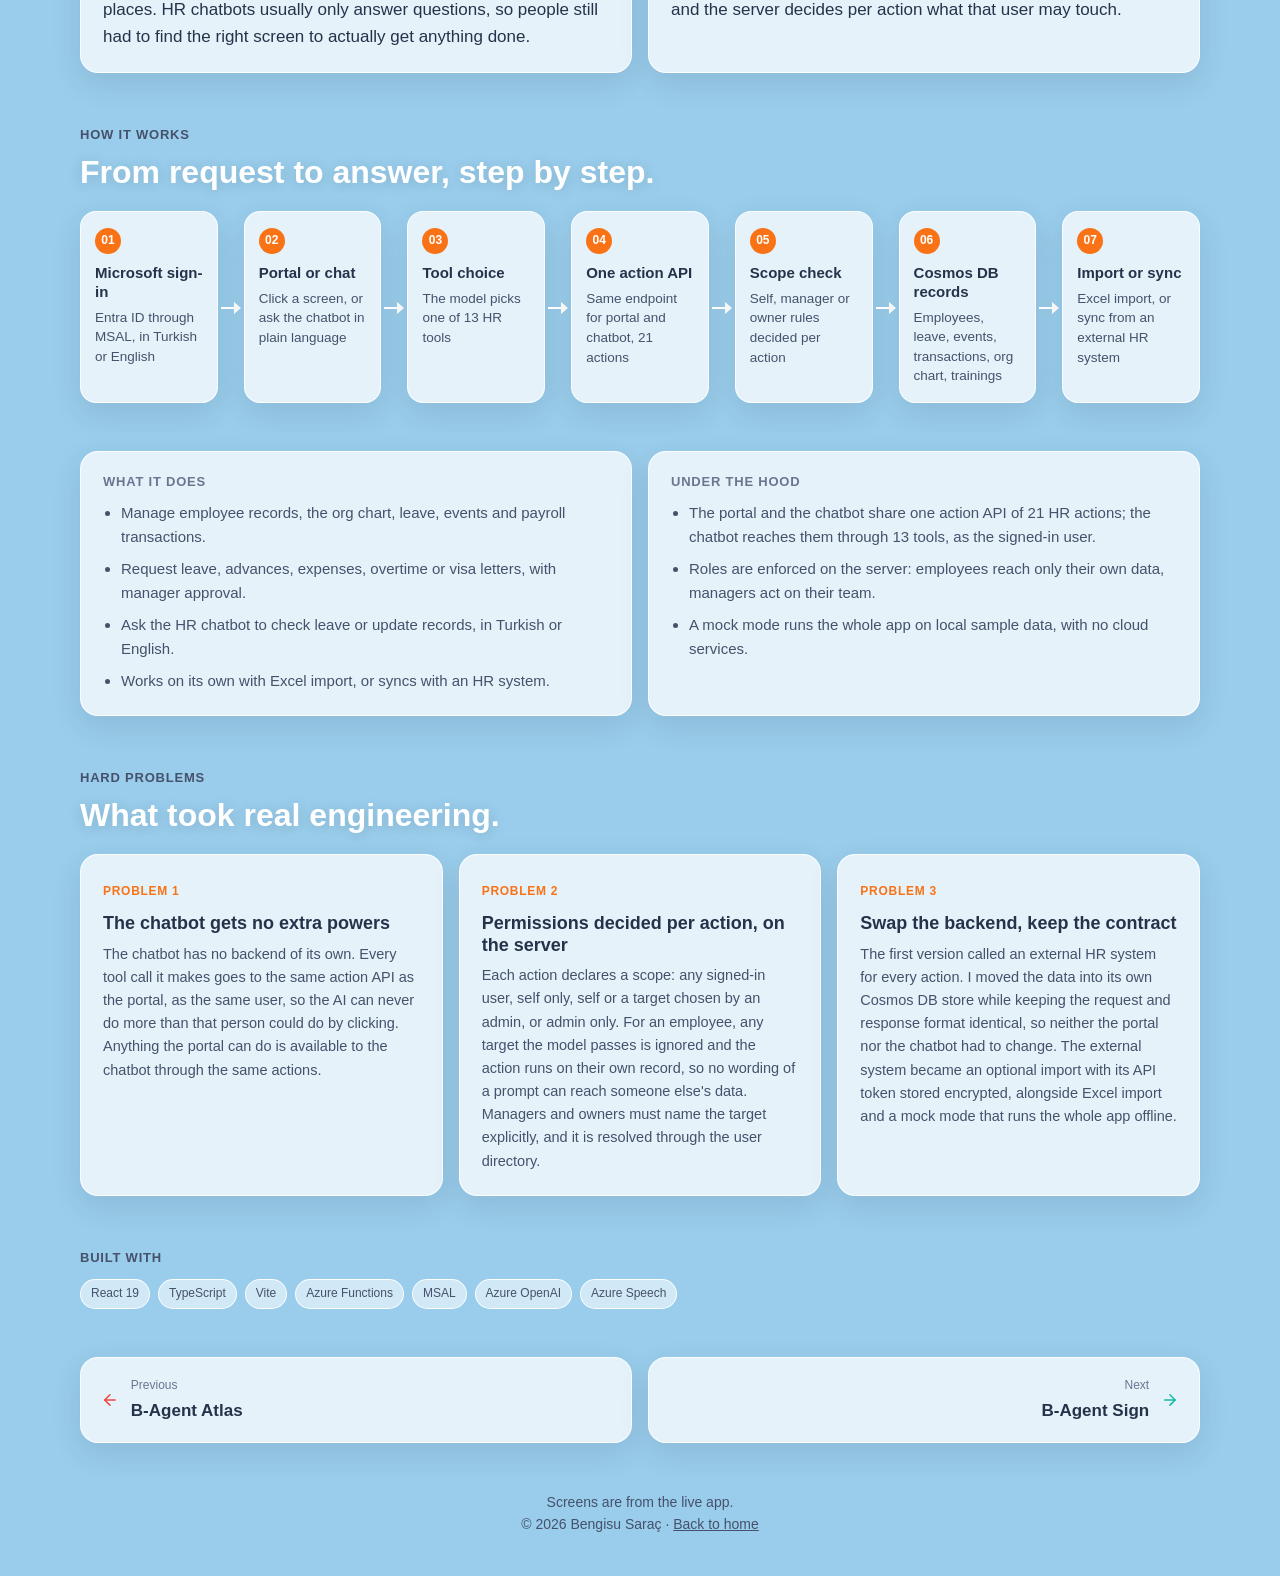
<file: work/hr.html>
<!DOCTYPE html>
<html lang="en">
<head>
  <meta charset="UTF-8" />
  <meta name="viewport" content="width=device-width, initial-scale=1" />
  <meta http-equiv="Content-Security-Policy" content="default-src 'self'; script-src 'self'; style-src 'self' 'unsafe-inline'; img-src 'self' data:; font-src 'self'; connect-src 'self'; object-src 'none'; base-uri 'self'; form-action 'none'; frame-src 'none'" />
  <meta name="referrer" content="strict-origin-when-cross-origin" />
  <title>B-Agent HR – case study – Bengisu Saraç</title>
  <meta name="description" content="An HR portal with a chatbot that can actually do things. One HR portal and one chatbot on top of the same action API. The model chooses an HR action, the app runs it as the signed-in user, and the server decides per action what that user may touch." />
  <meta property="og:title" content="B-Agent HR: An HR portal with a chatbot that can actually do things." />
  <meta property="og:description" content="Small companies run HR on spreadsheets and email: leave requests, advances, expenses and the org chart all live in different places. HR chatbots usually only answer questions, so people still had to find the right screen to actually get anything done." />
  <meta property="og:image" content="https://beng262.github.io/img/og/hr.png" />
  <meta property="og:url" content="https://beng262.github.io/work/hr.html" />
  <meta property="og:type" content="article" />
  <meta name="twitter:card" content="summary_large_image" />
  <link rel="canonical" href="https://beng262.github.io/work/hr.html" />
  <link rel="icon" href="../favicon.svg" type="image/svg+xml" />
  <link rel="icon" href="../favicon-32.png" type="image/png" sizes="32x32" />
  <link rel="apple-touch-icon" href="../apple-touch-icon.png" />
  <script src="../assets/theme.js"></script>
  <link rel="stylesheet" href="../assets/site.css" />
  <link rel="stylesheet" href="../assets/work.css" />
</head>
<body style="--c:#f97316">
  <script src="../assets/icons.js"></script>
  <div class="wrap top">
    <a class="back" href="../bagent.html#hr"><svg class="ic" aria-hidden="true"><use href="#i-left"></use></svg> All B-Agent apps</a>
    <a class="back" href="../index.html">Home</a>
  </div>

  <main>
    <section class="case-hero wrap">
      <div class="hero-grid">
        <div>
          <span class="kicker">Case study · B-Agent</span>
          <h1 class="reveal"><svg class="bmark" viewBox="0 0 55.7 62" aria-hidden="true"><path fill="#f97316" d="M55.15,51.03c-.88,2.93-2.63,5.61-5.26,7.44-3.05,2.13-6.4,3.49-10.11,3.5l-36.16.04c-2.22,0-3.62-1.37-3.61-3.67l.05-10.87L0,40.77c-.02-1.73.5-3.77,2.23-4.57l16.8-7.73c.78-.2,1.71.3,1.71,1.13v16.29s23.01-10.33,23.01-10.33c.29-.13.6-.23.91-.29.29-.05.58-.09.87-.11,1.41-.09,2.82.33,3.99,1.13,4.94,3.33,7.35,9.02,5.62,14.74ZM2.49,16.38l12.69,5.68,23.58,10.48c.9.4,1.77.46,2.7-.05,9-4.82,13.49-15.51,8.29-24.03C47,3.94,41.25.03,35.77.03L3.37,0C1.33,0,.06,1.64.07,3.5l.02,9.33c0,1.69.93,2.89,2.4,3.55Z"/></svg> B-Agent <em>HR</em></h1>
          <p class="lead reveal">An HR portal with a chatbot that can actually do things.</p>
          <p class="role reveal"><svg class="ic" aria-hidden="true"><use href="#i-sparkles"></use></svg> Built it end to end: the React portal, the chatbot and the Azure Functions backend.</p>
          <div class="cta-row reveal">
            <a class="btn solid" href="https://hr.bagent.com.tr" target="_blank" rel="noopener">hr.bagent.com.tr <svg class="ic" aria-hidden="true"><use href="#i-ext"></use></svg></a>
            
          </div>
        </div>
        <div class="nums reveal"><div class="num"><b>21</b><span>actions in the shared API</span></div><div class="num"><b>13</b><span>chatbot tools</span></div><div class="num"><b>3</b><span>roles: employee, manager, owner</span></div><div class="num"><b>2</b><span>languages, Turkish and English</span></div></div>
      </div>
    </section>

    <section class="wrap gallery">
        <figure class="shot main">
          <div class="browser"><div class="bar"><i></i><i></i><i></i><span class="url"><svg class="ic" aria-hidden="true"><use href="#i-lock"></use></svg>hr.bagent.com.tr</span></div>
          <picture><img src="../img/hr/people.webp" alt="B-Agent HR: People directory" width="1440" height="900" fetchpriority="high" data-zoom="B-Agent HR · People directory" data-group="shots" /></picture></div>
          <figcaption>People directory</figcaption>
        </figure>
        <figure class="shot">
          <div class="browser"><div class="bar"><i></i><i></i><i></i><span class="url"><svg class="ic" aria-hidden="true"><use href="#i-lock"></use></svg>hr.bagent.com.tr</span></div>
          <picture><img src="../img/hr/requests.webp" alt="B-Agent HR: Requests waiting for approval" width="1440" height="900" loading="lazy" data-zoom="B-Agent HR · Requests waiting for approval" data-group="shots" /></picture></div>
          <figcaption>Requests waiting for approval</figcaption>
        </figure>
        <figure class="shot">
          <div class="browser"><div class="bar"><i></i><i></i><i></i><span class="url"><svg class="ic" aria-hidden="true"><use href="#i-lock"></use></svg>hr.bagent.com.tr</span></div>
          <picture><img src="../img/hr/leave.webp" alt="B-Agent HR: Leave records with return dates" width="1440" height="900" loading="lazy" data-zoom="B-Agent HR · Leave records with return dates" data-group="shots" /></picture></div>
          <figcaption>Leave records with return dates</figcaption>
        </figure>
        <figure class="shot">
          <div class="browser"><div class="bar"><i></i><i></i><i></i><span class="url"><svg class="ic" aria-hidden="true"><use href="#i-lock"></use></svg>hr.bagent.com.tr</span></div>
          <picture><img src="../img/hr/home.webp" alt="B-Agent HR: Portal home with quick actions" width="1440" height="900" loading="lazy" data-zoom="B-Agent HR · Portal home with quick actions" data-group="shots" /></picture></div>
          <figcaption>Portal home with quick actions</figcaption>
        </figure>
    </section>

    <section class="wrap story">
      <div class="reveal"><span class="kicker">The problem</span><p>Small companies run HR on spreadsheets and email: leave requests, advances, expenses and the org chart all live in different places. HR chatbots usually only answer questions, so people still had to find the right screen to actually get anything done.</p></div>
      <div class="reveal"><span class="kicker">The approach</span><p>One HR portal and one chatbot on top of the same action API. The model chooses an HR action, the app runs it as the signed-in user, and the server decides per action what that user may touch.</p></div>
    </section>

    <section class="wrap block">
      <span class="kicker">How it works</span>
      <h2 class="reveal">From request to answer, step by step.</h2>
      <ol class="flow"><li class="step reveal"><span class="k">01</span><b>Microsoft sign-in</b><span>Entra ID through MSAL, in Turkish or English</span></li><li class="step reveal"><span class="k">02</span><b>Portal or chat</b><span>Click a screen, or ask the chatbot in plain language</span></li><li class="step reveal"><span class="k">03</span><b>Tool choice</b><span>The model picks one of 13 HR tools</span></li><li class="step reveal"><span class="k">04</span><b>One action API</b><span>Same endpoint for portal and chatbot, 21 actions</span></li><li class="step reveal"><span class="k">05</span><b>Scope check</b><span>Self, manager or owner rules decided per action</span></li><li class="step reveal"><span class="k">06</span><b>Cosmos DB records</b><span>Employees, leave, events, transactions, org chart, trainings</span></li><li class="step reveal"><span class="k">07</span><b>Import or sync</b><span>Excel import, or sync from an external HR system</span></li></ol>
    </section>

    <section class="wrap block cols2">
      <div class="reveal"><h4>What it does</h4><ul><li>Manage employee records, the org chart, leave, events and payroll transactions.</li><li>Request leave, advances, expenses, overtime or visa letters, with manager approval.</li><li>Ask the HR chatbot to check leave or update records, in Turkish or English.</li><li>Works on its own with Excel import, or syncs with an HR system.</li></ul></div>
      <div class="reveal hood"><h4>Under the hood</h4><ul><li>The portal and the chatbot share one action API of 21 HR actions; the chatbot reaches them through 13 tools, as the signed-in user.</li><li>Roles are enforced on the server: employees reach only their own data, managers act on their team.</li><li>A mock mode runs the whole app on local sample data, with no cloud services.</li></ul></div>
    </section>

    <section class="wrap block">
      <span class="kicker">Hard problems</span>
      <h2 class="reveal">What took real engineering.</h2>
      <div class="hards"><article class="hard spot reveal"><span class="k">Problem 1</span><h3>The chatbot gets no extra powers</h3><p>The chatbot has no backend of its own. Every tool call it makes goes to the same action API as the portal, as the same user, so the AI can never do more than that person could do by clicking. Anything the portal can do is available to the chatbot through the same actions.</p></article><article class="hard spot reveal"><span class="k">Problem 2</span><h3>Permissions decided per action, on the server</h3><p>Each action declares a scope: any signed-in user, self only, self or a target chosen by an admin, or admin only. For an employee, any target the model passes is ignored and the action runs on their own record, so no wording of a prompt can reach someone else's data. Managers and owners must name the target explicitly, and it is resolved through the user directory.</p></article><article class="hard spot reveal"><span class="k">Problem 3</span><h3>Swap the backend, keep the contract</h3><p>The first version called an external HR system for every action. I moved the data into its own Cosmos DB store while keeping the request and response format identical, so neither the portal nor the chatbot had to change. The external system became an optional import with its API token stored encrypted, alongside Excel import and a mock mode that runs the whole app offline.</p></article></div>
    </section>

    <section class="wrap block">
      <span class="kicker">Built with</span>
      <div class="stack reveal"><span class="tag">React 19</span><span class="tag">TypeScript</span><span class="tag">Vite</span><span class="tag">Azure Functions</span><span class="tag">MSAL</span><span class="tag">Azure OpenAI</span><span class="tag">Azure Speech</span></div>
    </section>

    <nav class="wrap pager" aria-label="More B-Agent apps">
      <a href="atlas.html" style="--c:#ef4444"><svg class="ic" aria-hidden="true"><use href="#i-left"></use></svg><span><small>Previous</small>B-Agent Atlas</span></a>
      <a href="sign.html" style="--c:#14b8a6" class="next"><span><small>Next</small>B-Agent Sign</span><svg class="ic" aria-hidden="true"><use href="#i-right"></use></svg></a>
    </nav>
  </main>

  <footer class="foot">Screens are from the live app.<br />© 2026 Bengisu Saraç · <a href="../index.html">Back to home</a></footer>

  <figure class="lb" id="lb" role="dialog" aria-modal="true" aria-label="Screenshot viewer">
    <div><img id="lbImg" alt="" /><figcaption id="lbCap"></figcaption></div>
    <button class="prev" id="lbPrev" aria-label="Previous"><svg class="ic" aria-hidden="true"><use href="#i-left"></use></svg></button>
    <button class="next" id="lbNext" aria-label="Next"><svg class="ic" aria-hidden="true"><use href="#i-right"></use></svg></button>
    <button class="x" id="lbX" aria-label="Close"><svg class="ic" aria-hidden="true"><use href="#i-x"></use></svg></button>
  </figure>

  <script src="../assets/site.js"></script>
</body>
</html>
</file>
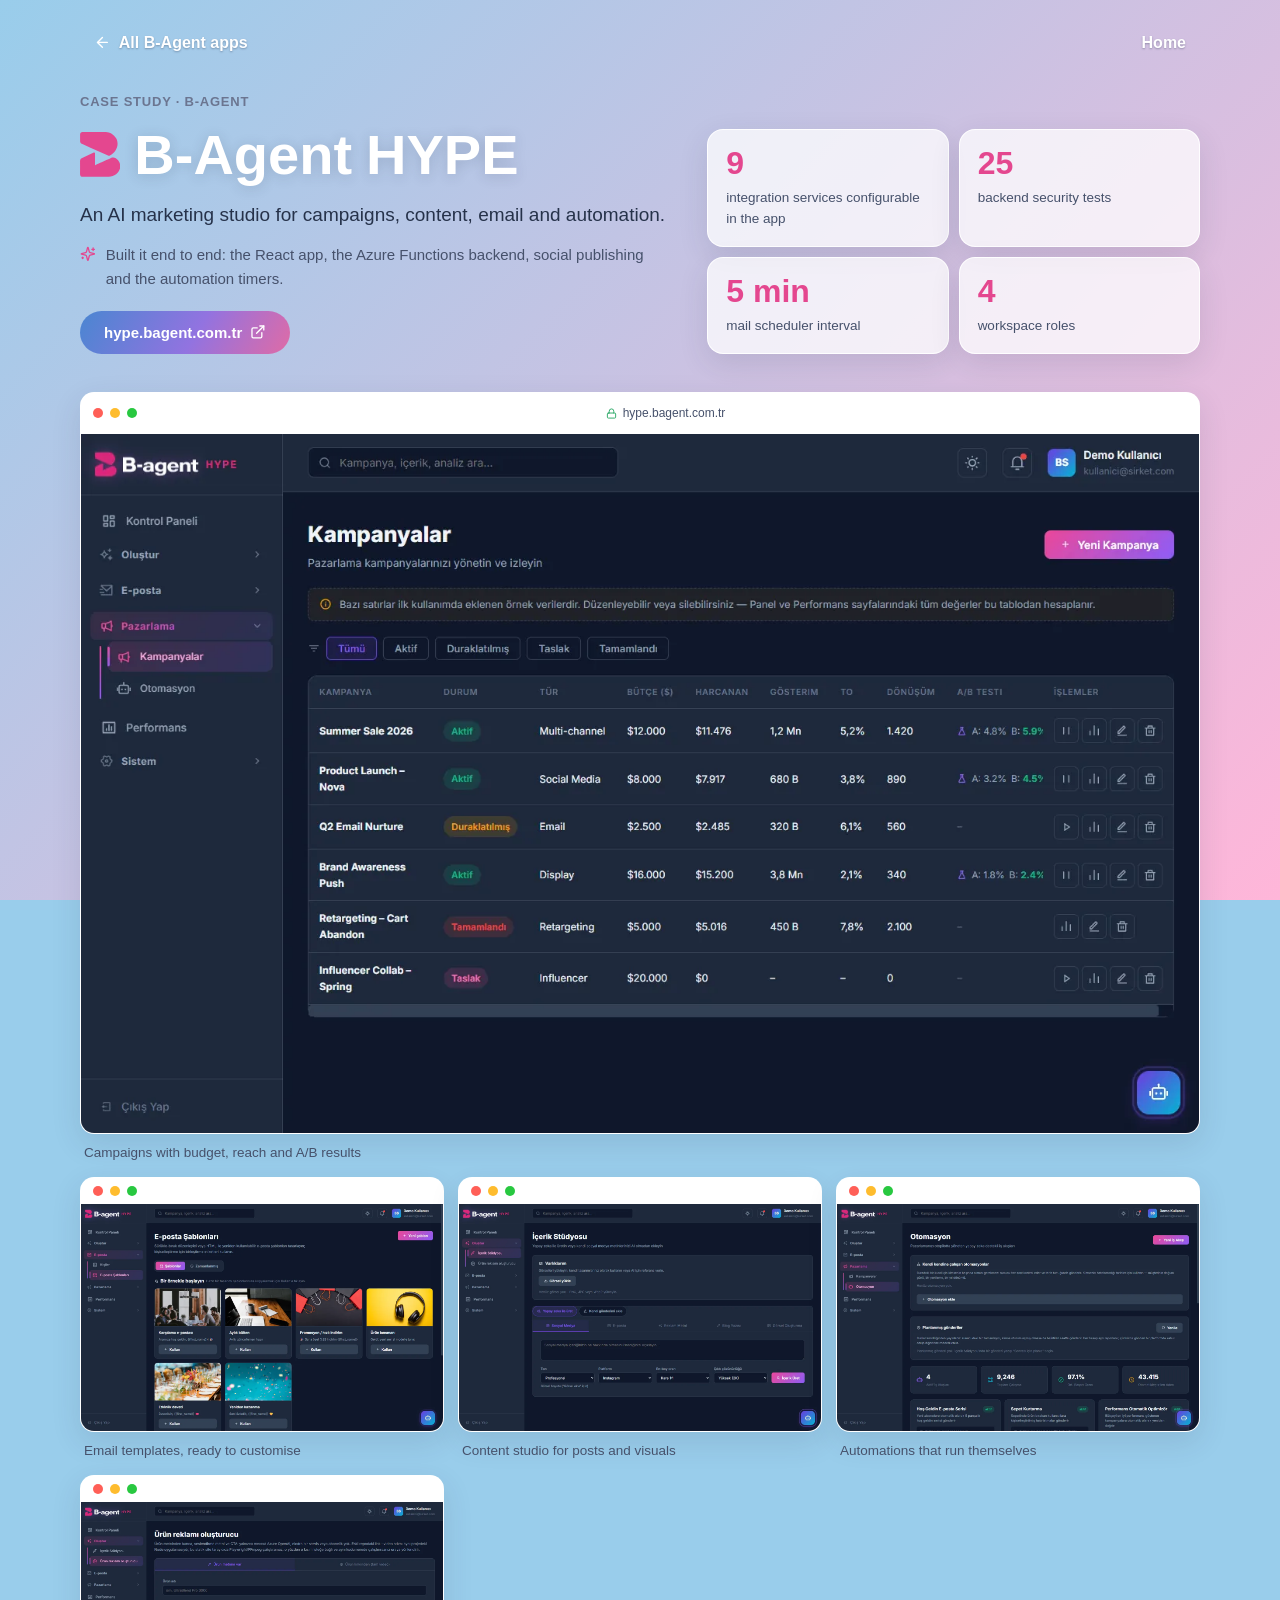
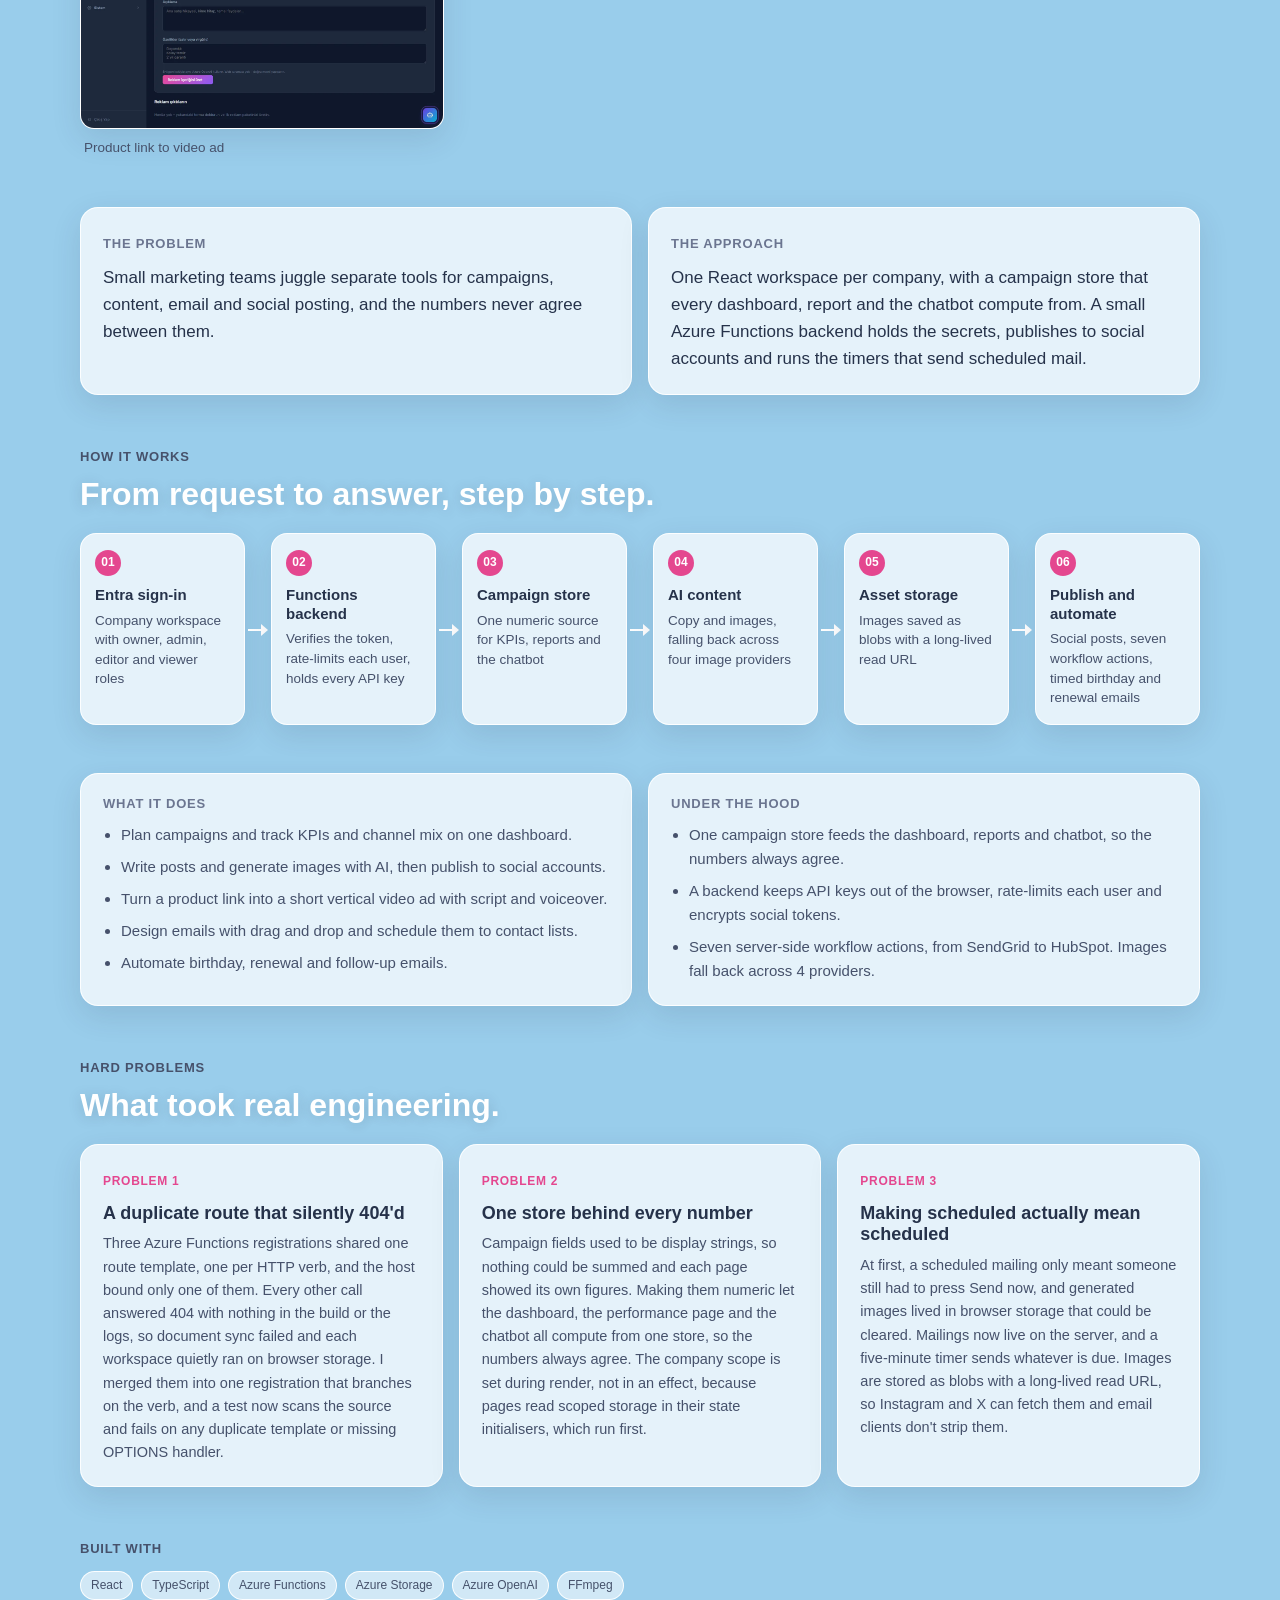
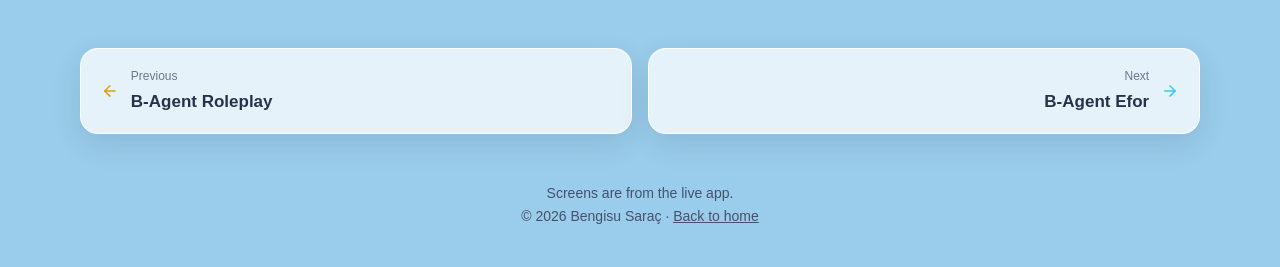
<file: work/hype.html>
<!DOCTYPE html>
<html lang="en">
<head>
  <meta charset="UTF-8" />
  <meta name="viewport" content="width=device-width, initial-scale=1" />
  <meta http-equiv="Content-Security-Policy" content="default-src 'self'; script-src 'self'; style-src 'self' 'unsafe-inline'; img-src 'self' data:; font-src 'self'; connect-src 'self'; object-src 'none'; base-uri 'self'; form-action 'none'; frame-src 'none'" />
  <meta name="referrer" content="strict-origin-when-cross-origin" />
  <title>B-Agent HYPE – case study – Bengisu Saraç</title>
  <meta name="description" content="An AI marketing studio for campaigns, content, email and automation. One React workspace per company, with a campaign store that every dashboard, report and the chatbot compute from. A small Azure Functions backend holds the secrets, publishes to social accounts and runs the timers that send scheduled mail." />
  <meta property="og:title" content="B-Agent HYPE: An AI marketing studio for campaigns, content, email and automation." />
  <meta property="og:description" content="Small marketing teams juggle separate tools for campaigns, content, email and social posting, and the numbers never agree between them." />
  <meta property="og:image" content="https://beng262.github.io/img/og/hype.png" />
  <meta property="og:url" content="https://beng262.github.io/work/hype.html" />
  <meta property="og:type" content="article" />
  <meta name="twitter:card" content="summary_large_image" />
  <link rel="canonical" href="https://beng262.github.io/work/hype.html" />
  <link rel="icon" href="../favicon.svg" type="image/svg+xml" />
  <link rel="icon" href="../favicon-32.png" type="image/png" sizes="32x32" />
  <link rel="apple-touch-icon" href="../apple-touch-icon.png" />
  <script src="../assets/theme.js"></script>
  <link rel="stylesheet" href="../assets/site.css" />
  <link rel="stylesheet" href="../assets/work.css" />
</head>
<body style="--c:#e4478f">
  <script src="../assets/icons.js"></script>
  <div class="wrap top">
    <a class="back" href="../bagent.html#hype"><svg class="ic" aria-hidden="true"><use href="#i-left"></use></svg> All B-Agent apps</a>
    <a class="back" href="../index.html">Home</a>
  </div>

  <main>
    <section class="case-hero wrap">
      <div class="hero-grid">
        <div>
          <span class="kicker">Case study · B-Agent</span>
          <h1 class="reveal"><svg class="bmark" viewBox="0 0 55.7 62" aria-hidden="true"><path fill="#e4478f" d="M55.15,51.03c-.88,2.93-2.63,5.61-5.26,7.44-3.05,2.13-6.4,3.49-10.11,3.5l-36.16.04c-2.22,0-3.62-1.37-3.61-3.67l.05-10.87L0,40.77c-.02-1.73.5-3.77,2.23-4.57l16.8-7.73c.78-.2,1.71.3,1.71,1.13v16.29s23.01-10.33,23.01-10.33c.29-.13.6-.23.91-.29.29-.05.58-.09.87-.11,1.41-.09,2.82.33,3.99,1.13,4.94,3.33,7.35,9.02,5.62,14.74ZM2.49,16.38l12.69,5.68,23.58,10.48c.9.4,1.77.46,2.7-.05,9-4.82,13.49-15.51,8.29-24.03C47,3.94,41.25.03,35.77.03L3.37,0C1.33,0,.06,1.64.07,3.5l.02,9.33c0,1.69.93,2.89,2.4,3.55Z"/></svg> B-Agent <em>HYPE</em></h1>
          <p class="lead reveal">An AI marketing studio for campaigns, content, email and automation.</p>
          <p class="role reveal"><svg class="ic" aria-hidden="true"><use href="#i-sparkles"></use></svg> Built it end to end: the React app, the Azure Functions backend, social publishing and the automation timers.</p>
          <div class="cta-row reveal">
            <a class="btn solid" href="https://hype.bagent.com.tr" target="_blank" rel="noopener">hype.bagent.com.tr <svg class="ic" aria-hidden="true"><use href="#i-ext"></use></svg></a>
            
          </div>
        </div>
        <div class="nums reveal"><div class="num"><b>9</b><span>integration services configurable in the app</span></div><div class="num"><b>25</b><span>backend security tests</span></div><div class="num"><b>5 min</b><span>mail scheduler interval</span></div><div class="num"><b>4</b><span>workspace roles</span></div></div>
      </div>
    </section>

    <section class="wrap gallery">
        <figure class="shot main">
          <div class="browser"><div class="bar"><i></i><i></i><i></i><span class="url"><svg class="ic" aria-hidden="true"><use href="#i-lock"></use></svg>hype.bagent.com.tr</span></div>
          <picture><img src="../img/hype/campaigns.webp" alt="B-Agent HYPE: Campaigns with budget, reach and A/B results" width="1440" height="900" fetchpriority="high" data-zoom="B-Agent HYPE · Campaigns with budget, reach and A/B results" data-group="shots" /></picture></div>
          <figcaption>Campaigns with budget, reach and A/B results</figcaption>
        </figure>
        <figure class="shot">
          <div class="browser"><div class="bar"><i></i><i></i><i></i><span class="url"><svg class="ic" aria-hidden="true"><use href="#i-lock"></use></svg>hype.bagent.com.tr</span></div>
          <picture><img src="../img/hype/templates.webp" alt="B-Agent HYPE: Email templates, ready to customise" width="1440" height="900" loading="lazy" data-zoom="B-Agent HYPE · Email templates, ready to customise" data-group="shots" /></picture></div>
          <figcaption>Email templates, ready to customise</figcaption>
        </figure>
        <figure class="shot">
          <div class="browser"><div class="bar"><i></i><i></i><i></i><span class="url"><svg class="ic" aria-hidden="true"><use href="#i-lock"></use></svg>hype.bagent.com.tr</span></div>
          <picture><img src="../img/hype/content.webp" alt="B-Agent HYPE: Content studio for posts and visuals" width="1440" height="900" loading="lazy" data-zoom="B-Agent HYPE · Content studio for posts and visuals" data-group="shots" /></picture></div>
          <figcaption>Content studio for posts and visuals</figcaption>
        </figure>
        <figure class="shot">
          <div class="browser"><div class="bar"><i></i><i></i><i></i><span class="url"><svg class="ic" aria-hidden="true"><use href="#i-lock"></use></svg>hype.bagent.com.tr</span></div>
          <picture><img src="../img/hype/automation.webp" alt="B-Agent HYPE: Automations that run themselves" width="1440" height="900" loading="lazy" data-zoom="B-Agent HYPE · Automations that run themselves" data-group="shots" /></picture></div>
          <figcaption>Automations that run themselves</figcaption>
        </figure>
        <figure class="shot">
          <div class="browser"><div class="bar"><i></i><i></i><i></i><span class="url"><svg class="ic" aria-hidden="true"><use href="#i-lock"></use></svg>hype.bagent.com.tr</span></div>
          <picture><img src="../img/hype/ads.webp" alt="B-Agent HYPE: Product link to video ad" width="1440" height="900" loading="lazy" data-zoom="B-Agent HYPE · Product link to video ad" data-group="shots" /></picture></div>
          <figcaption>Product link to video ad</figcaption>
        </figure>
    </section>

    <section class="wrap story">
      <div class="reveal"><span class="kicker">The problem</span><p>Small marketing teams juggle separate tools for campaigns, content, email and social posting, and the numbers never agree between them.</p></div>
      <div class="reveal"><span class="kicker">The approach</span><p>One React workspace per company, with a campaign store that every dashboard, report and the chatbot compute from. A small Azure Functions backend holds the secrets, publishes to social accounts and runs the timers that send scheduled mail.</p></div>
    </section>

    <section class="wrap block">
      <span class="kicker">How it works</span>
      <h2 class="reveal">From request to answer, step by step.</h2>
      <ol class="flow"><li class="step reveal"><span class="k">01</span><b>Entra sign-in</b><span>Company workspace with owner, admin, editor and viewer roles</span></li><li class="step reveal"><span class="k">02</span><b>Functions backend</b><span>Verifies the token, rate-limits each user, holds every API key</span></li><li class="step reveal"><span class="k">03</span><b>Campaign store</b><span>One numeric source for KPIs, reports and the chatbot</span></li><li class="step reveal"><span class="k">04</span><b>AI content</b><span>Copy and images, falling back across four image providers</span></li><li class="step reveal"><span class="k">05</span><b>Asset storage</b><span>Images saved as blobs with a long-lived read URL</span></li><li class="step reveal"><span class="k">06</span><b>Publish and automate</b><span>Social posts, seven workflow actions, timed birthday and renewal emails</span></li></ol>
    </section>

    <section class="wrap block cols2">
      <div class="reveal"><h4>What it does</h4><ul><li>Plan campaigns and track KPIs and channel mix on one dashboard.</li><li>Write posts and generate images with AI, then publish to social accounts.</li><li>Turn a product link into a short vertical video ad with script and voiceover.</li><li>Design emails with drag and drop and schedule them to contact lists.</li><li>Automate birthday, renewal and follow-up emails.</li></ul></div>
      <div class="reveal hood"><h4>Under the hood</h4><ul><li>One campaign store feeds the dashboard, reports and chatbot, so the numbers always agree.</li><li>A backend keeps API keys out of the browser, rate-limits each user and encrypts social tokens.</li><li>Seven server-side workflow actions, from SendGrid to HubSpot. Images fall back across 4 providers.</li></ul></div>
    </section>

    <section class="wrap block">
      <span class="kicker">Hard problems</span>
      <h2 class="reveal">What took real engineering.</h2>
      <div class="hards"><article class="hard spot reveal"><span class="k">Problem 1</span><h3>A duplicate route that silently 404'd</h3><p>Three Azure Functions registrations shared one route template, one per HTTP verb, and the host bound only one of them. Every other call answered 404 with nothing in the build or the logs, so document sync failed and each workspace quietly ran on browser storage. I merged them into one registration that branches on the verb, and a test now scans the source and fails on any duplicate template or missing OPTIONS handler.</p></article><article class="hard spot reveal"><span class="k">Problem 2</span><h3>One store behind every number</h3><p>Campaign fields used to be display strings, so nothing could be summed and each page showed its own figures. Making them numeric let the dashboard, the performance page and the chatbot all compute from one store, so the numbers always agree. The company scope is set during render, not in an effect, because pages read scoped storage in their state initialisers, which run first.</p></article><article class="hard spot reveal"><span class="k">Problem 3</span><h3>Making scheduled actually mean scheduled</h3><p>At first, a scheduled mailing only meant someone still had to press Send now, and generated images lived in browser storage that could be cleared. Mailings now live on the server, and a five-minute timer sends whatever is due. Images are stored as blobs with a long-lived read URL, so Instagram and X can fetch them and email clients don't strip them.</p></article></div>
    </section>

    <section class="wrap block">
      <span class="kicker">Built with</span>
      <div class="stack reveal"><span class="tag">React</span><span class="tag">TypeScript</span><span class="tag">Azure Functions</span><span class="tag">Azure Storage</span><span class="tag">Azure OpenAI</span><span class="tag">FFmpeg</span></div>
    </section>

    <nav class="wrap pager" aria-label="More B-Agent apps">
      <a href="roleplay.html" style="--c:#d9a10b"><svg class="ic" aria-hidden="true"><use href="#i-left"></use></svg><span><small>Previous</small>B-Agent Roleplay</span></a>
      <a href="efor.html" style="--c:#38c9f0" class="next"><span><small>Next</small>B-Agent Efor</span><svg class="ic" aria-hidden="true"><use href="#i-right"></use></svg></a>
    </nav>
  </main>

  <footer class="foot">Screens are from the live app.<br />© 2026 Bengisu Saraç · <a href="../index.html">Back to home</a></footer>

  <figure class="lb" id="lb" role="dialog" aria-modal="true" aria-label="Screenshot viewer">
    <div><img id="lbImg" alt="" /><figcaption id="lbCap"></figcaption></div>
    <button class="prev" id="lbPrev" aria-label="Previous"><svg class="ic" aria-hidden="true"><use href="#i-left"></use></svg></button>
    <button class="next" id="lbNext" aria-label="Next"><svg class="ic" aria-hidden="true"><use href="#i-right"></use></svg></button>
    <button class="x" id="lbX" aria-label="Close"><svg class="ic" aria-hidden="true"><use href="#i-x"></use></svg></button>
  </figure>

  <script src="../assets/site.js"></script>
</body>
</html>
</file>
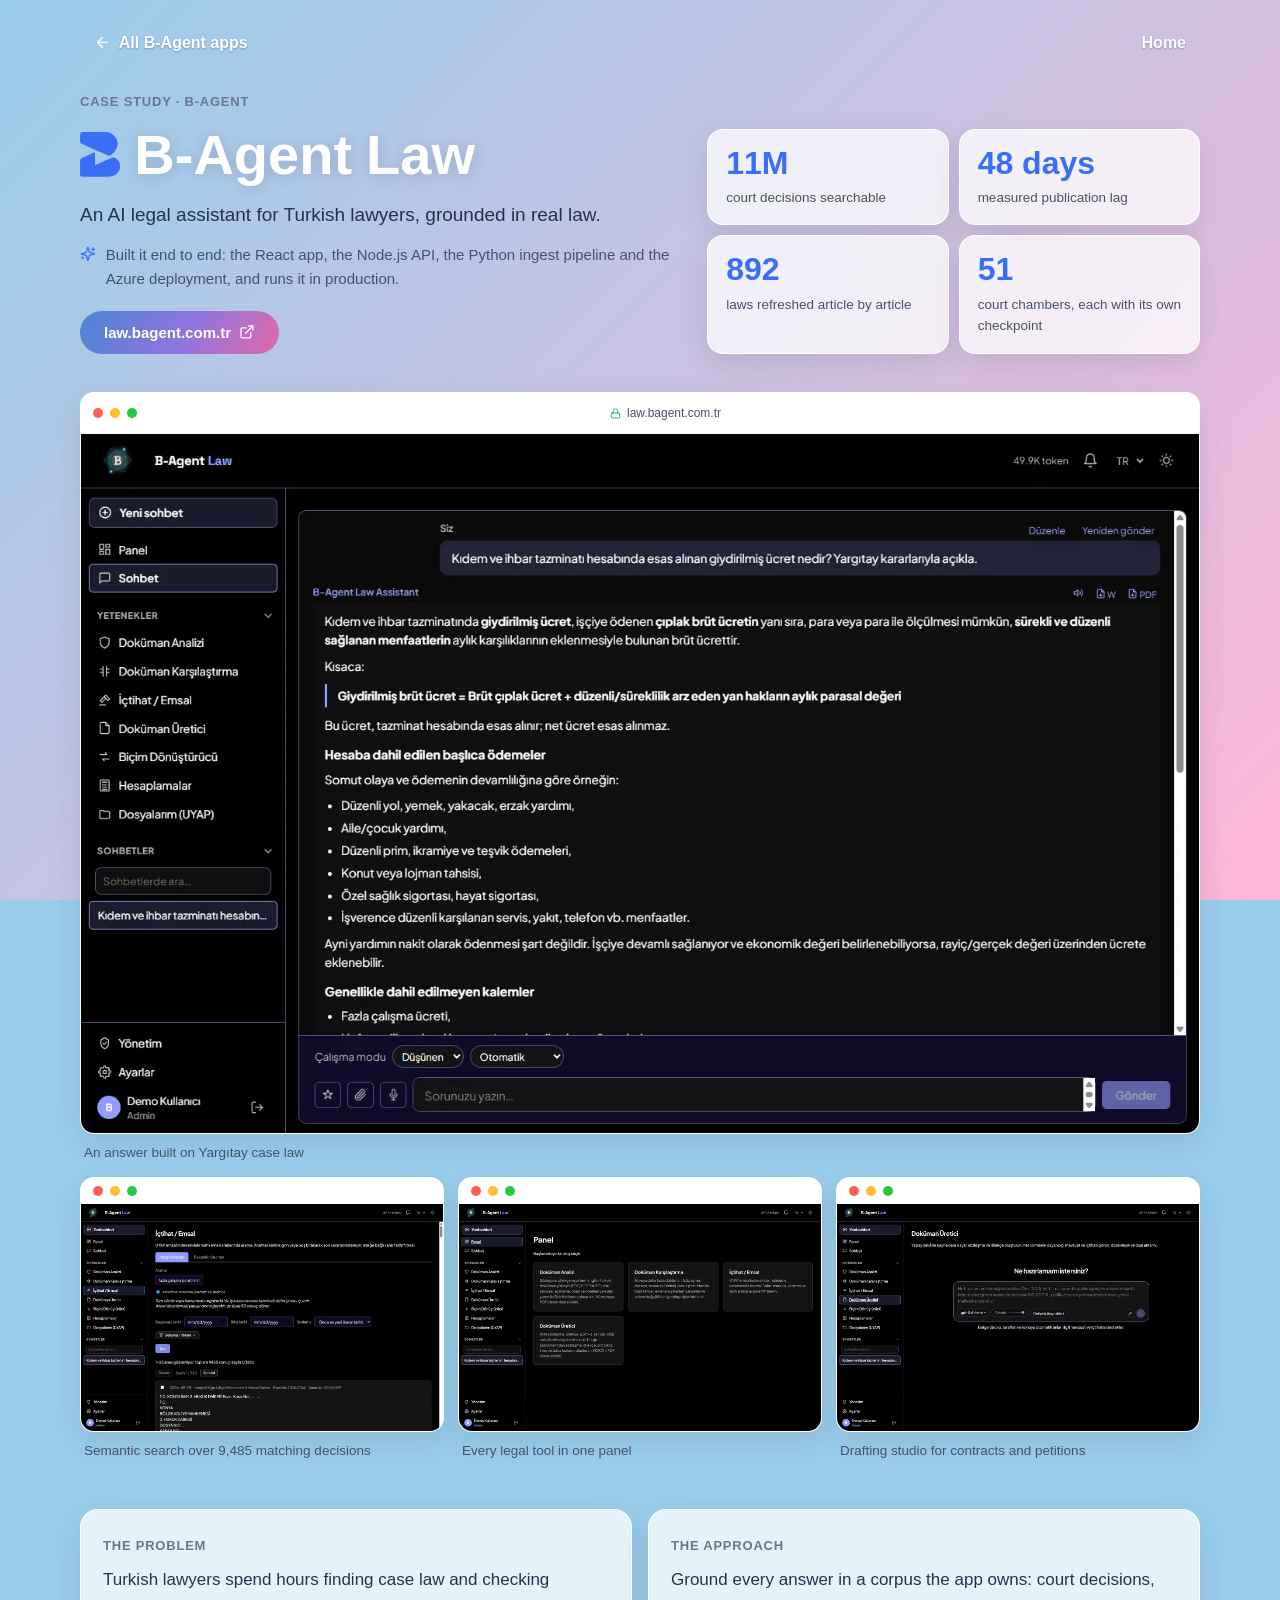
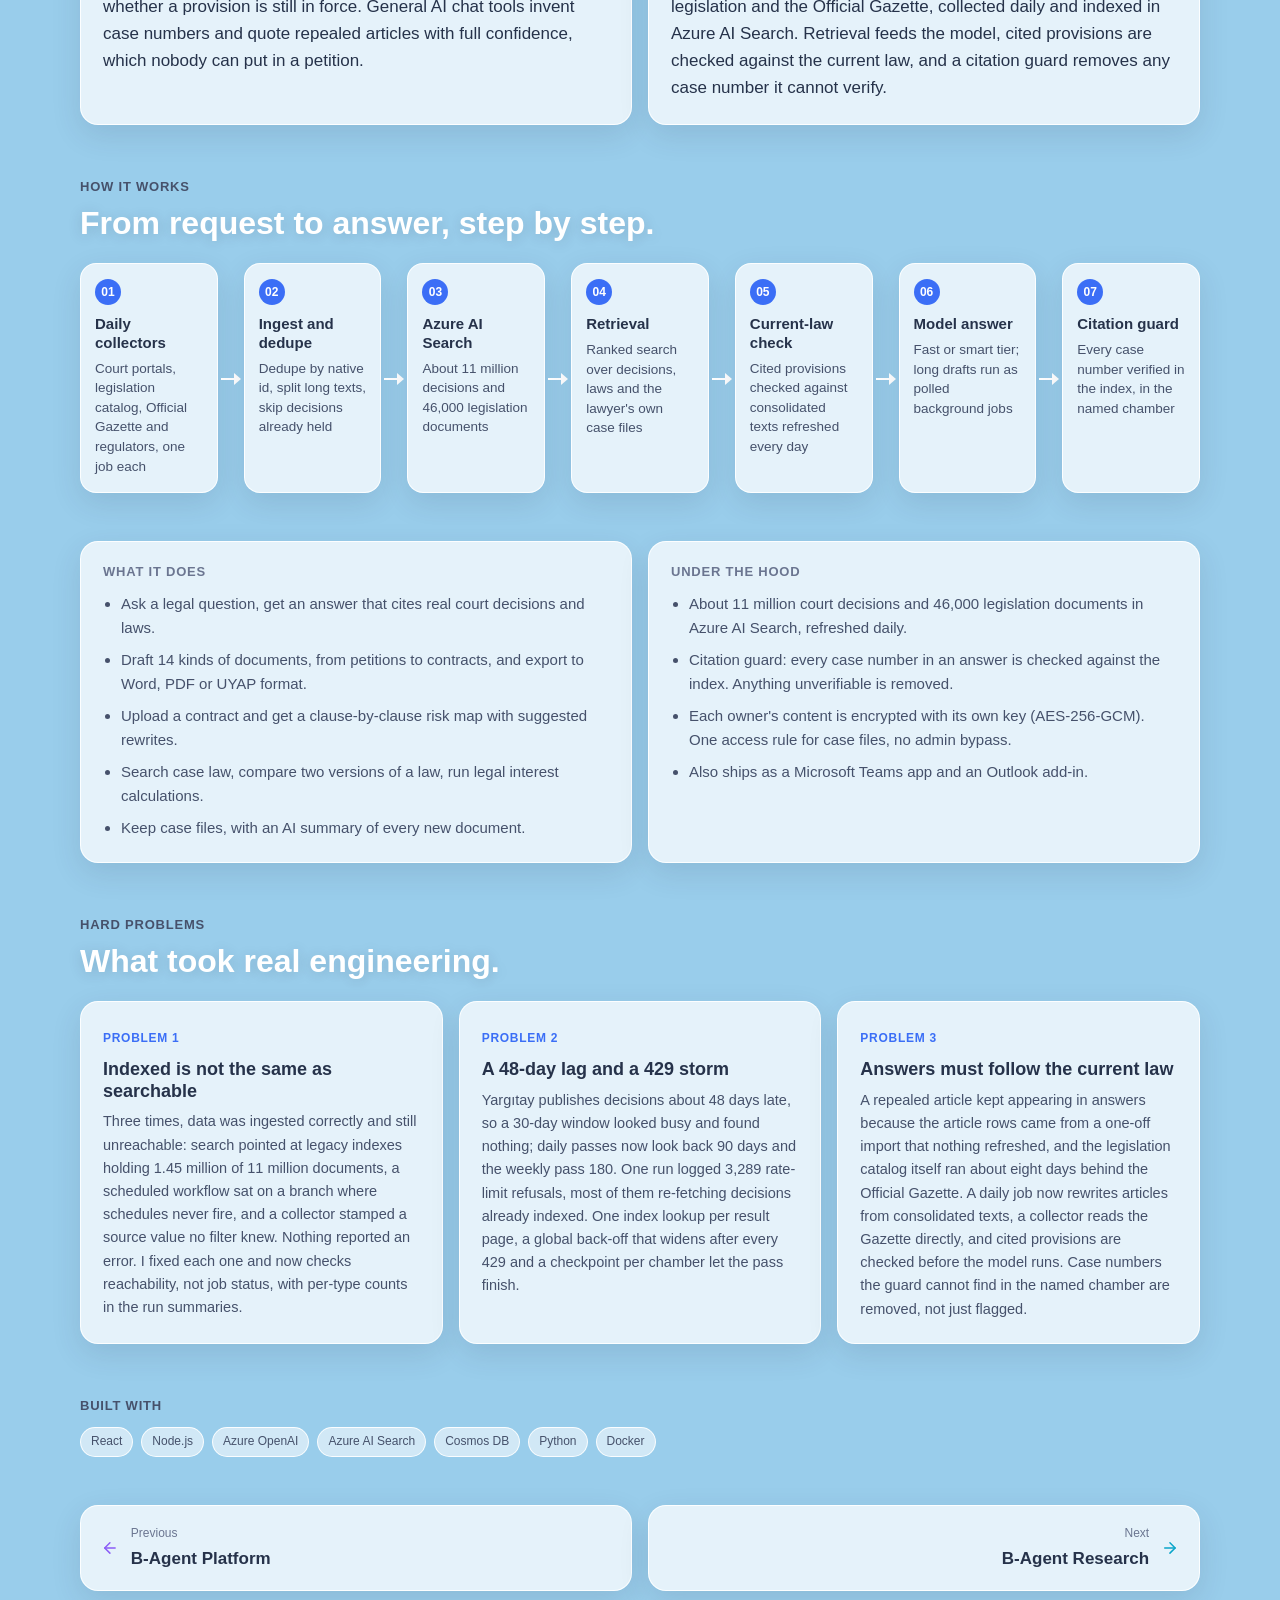
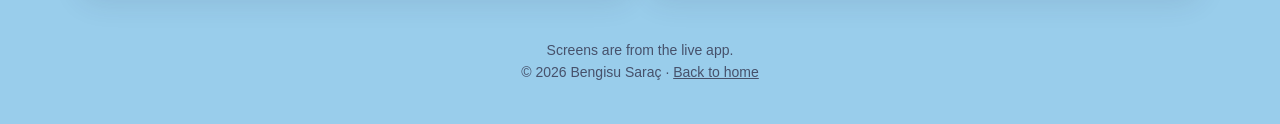
<file: work/law.html>
<!DOCTYPE html>
<html lang="en">
<head>
  <meta charset="UTF-8" />
  <meta name="viewport" content="width=device-width, initial-scale=1" />
  <meta http-equiv="Content-Security-Policy" content="default-src 'self'; script-src 'self'; style-src 'self' 'unsafe-inline'; img-src 'self' data:; font-src 'self'; connect-src 'self'; object-src 'none'; base-uri 'self'; form-action 'none'; frame-src 'none'" />
  <meta name="referrer" content="strict-origin-when-cross-origin" />
  <title>B-Agent Law – case study – Bengisu Saraç</title>
  <meta name="description" content="An AI legal assistant for Turkish lawyers, grounded in real law. Ground every answer in a corpus the app owns: court decisions, legislation and the Official Gazette, collected daily and indexed in Azure AI Search. Retrieval feeds the model, cited provisions are checked against the current law, and a citation guard removes any case number it cannot verify." />
  <meta property="og:title" content="B-Agent Law: An AI legal assistant for Turkish lawyers, grounded in real law." />
  <meta property="og:description" content="Turkish lawyers spend hours finding case law and checking whether a provision is still in force. General AI chat tools invent case numbers and quote repealed articles with full confidence, which nobody can put in a petition." />
  <meta property="og:image" content="https://beng262.github.io/img/og/law.png" />
  <meta property="og:url" content="https://beng262.github.io/work/law.html" />
  <meta property="og:type" content="article" />
  <meta name="twitter:card" content="summary_large_image" />
  <link rel="canonical" href="https://beng262.github.io/work/law.html" />
  <link rel="icon" href="../favicon.svg" type="image/svg+xml" />
  <link rel="icon" href="../favicon-32.png" type="image/png" sizes="32x32" />
  <link rel="apple-touch-icon" href="../apple-touch-icon.png" />
  <script src="../assets/theme.js"></script>
  <link rel="stylesheet" href="../assets/site.css" />
  <link rel="stylesheet" href="../assets/work.css" />
</head>
<body style="--c:#3b6ef6">
  <script src="../assets/icons.js"></script>
  <div class="wrap top">
    <a class="back" href="../bagent.html#law"><svg class="ic" aria-hidden="true"><use href="#i-left"></use></svg> All B-Agent apps</a>
    <a class="back" href="../index.html">Home</a>
  </div>

  <main>
    <section class="case-hero wrap">
      <div class="hero-grid">
        <div>
          <span class="kicker">Case study · B-Agent</span>
          <h1 class="reveal"><svg class="bmark" viewBox="0 0 55.7 62" aria-hidden="true"><path fill="#3b6ef6" d="M55.15,51.03c-.88,2.93-2.63,5.61-5.26,7.44-3.05,2.13-6.4,3.49-10.11,3.5l-36.16.04c-2.22,0-3.62-1.37-3.61-3.67l.05-10.87L0,40.77c-.02-1.73.5-3.77,2.23-4.57l16.8-7.73c.78-.2,1.71.3,1.71,1.13v16.29s23.01-10.33,23.01-10.33c.29-.13.6-.23.91-.29.29-.05.58-.09.87-.11,1.41-.09,2.82.33,3.99,1.13,4.94,3.33,7.35,9.02,5.62,14.74ZM2.49,16.38l12.69,5.68,23.58,10.48c.9.4,1.77.46,2.7-.05,9-4.82,13.49-15.51,8.29-24.03C47,3.94,41.25.03,35.77.03L3.37,0C1.33,0,.06,1.64.07,3.5l.02,9.33c0,1.69.93,2.89,2.4,3.55Z"/></svg> B-Agent <em>Law</em></h1>
          <p class="lead reveal">An AI legal assistant for Turkish lawyers, grounded in real law.</p>
          <p class="role reveal"><svg class="ic" aria-hidden="true"><use href="#i-sparkles"></use></svg> Built it end to end: the React app, the Node.js API, the Python ingest pipeline and the Azure deployment, and runs it in production.</p>
          <div class="cta-row reveal">
            <a class="btn solid" href="https://law.bagent.com.tr" target="_blank" rel="noopener">law.bagent.com.tr <svg class="ic" aria-hidden="true"><use href="#i-ext"></use></svg></a>
            
          </div>
        </div>
        <div class="nums reveal"><div class="num"><b>11M</b><span>court decisions searchable</span></div><div class="num"><b>48 days</b><span>measured publication lag</span></div><div class="num"><b>892</b><span>laws refreshed article by article</span></div><div class="num"><b>51</b><span>court chambers, each with its own checkpoint</span></div></div>
      </div>
    </section>

    <section class="wrap gallery">
        <figure class="shot main">
          <div class="browser"><div class="bar"><i></i><i></i><i></i><span class="url"><svg class="ic" aria-hidden="true"><use href="#i-lock"></use></svg>law.bagent.com.tr</span></div>
          <picture><img src="../img/law/chat.webp" alt="B-Agent Law: An answer built on Yargıtay case law" width="1440" height="900" fetchpriority="high" data-zoom="B-Agent Law · An answer built on Yargıtay case law" data-group="shots" /></picture></div>
          <figcaption>An answer built on Yargıtay case law</figcaption>
        </figure>
        <figure class="shot">
          <div class="browser"><div class="bar"><i></i><i></i><i></i><span class="url"><svg class="ic" aria-hidden="true"><use href="#i-lock"></use></svg>law.bagent.com.tr</span></div>
          <picture><img src="../img/law/caselaw.webp" alt="B-Agent Law: Semantic search over 9,485 matching decisions" width="1440" height="900" loading="lazy" data-zoom="B-Agent Law · Semantic search over 9,485 matching decisions" data-group="shots" /></picture></div>
          <figcaption>Semantic search over 9,485 matching decisions</figcaption>
        </figure>
        <figure class="shot">
          <div class="browser"><div class="bar"><i></i><i></i><i></i><span class="url"><svg class="ic" aria-hidden="true"><use href="#i-lock"></use></svg>law.bagent.com.tr</span></div>
          <picture><img src="../img/law/panel.webp" alt="B-Agent Law: Every legal tool in one panel" width="1440" height="900" loading="lazy" data-zoom="B-Agent Law · Every legal tool in one panel" data-group="shots" /></picture></div>
          <figcaption>Every legal tool in one panel</figcaption>
        </figure>
        <figure class="shot">
          <div class="browser"><div class="bar"><i></i><i></i><i></i><span class="url"><svg class="ic" aria-hidden="true"><use href="#i-lock"></use></svg>law.bagent.com.tr</span></div>
          <picture><img src="../img/law/generator.webp" alt="B-Agent Law: Drafting studio for contracts and petitions" width="1440" height="900" loading="lazy" data-zoom="B-Agent Law · Drafting studio for contracts and petitions" data-group="shots" /></picture></div>
          <figcaption>Drafting studio for contracts and petitions</figcaption>
        </figure>
    </section>

    <section class="wrap story">
      <div class="reveal"><span class="kicker">The problem</span><p>Turkish lawyers spend hours finding case law and checking whether a provision is still in force. General AI chat tools invent case numbers and quote repealed articles with full confidence, which nobody can put in a petition.</p></div>
      <div class="reveal"><span class="kicker">The approach</span><p>Ground every answer in a corpus the app owns: court decisions, legislation and the Official Gazette, collected daily and indexed in Azure AI Search. Retrieval feeds the model, cited provisions are checked against the current law, and a citation guard removes any case number it cannot verify.</p></div>
    </section>

    <section class="wrap block">
      <span class="kicker">How it works</span>
      <h2 class="reveal">From request to answer, step by step.</h2>
      <ol class="flow"><li class="step reveal"><span class="k">01</span><b>Daily collectors</b><span>Court portals, legislation catalog, Official Gazette and regulators, one job each</span></li><li class="step reveal"><span class="k">02</span><b>Ingest and dedupe</b><span>Dedupe by native id, split long texts, skip decisions already held</span></li><li class="step reveal"><span class="k">03</span><b>Azure AI Search</b><span>About 11 million decisions and 46,000 legislation documents</span></li><li class="step reveal"><span class="k">04</span><b>Retrieval</b><span>Ranked search over decisions, laws and the lawyer's own case files</span></li><li class="step reveal"><span class="k">05</span><b>Current-law check</b><span>Cited provisions checked against consolidated texts refreshed every day</span></li><li class="step reveal"><span class="k">06</span><b>Model answer</b><span>Fast or smart tier; long drafts run as polled background jobs</span></li><li class="step reveal"><span class="k">07</span><b>Citation guard</b><span>Every case number verified in the index, in the named chamber</span></li></ol>
    </section>

    <section class="wrap block cols2">
      <div class="reveal"><h4>What it does</h4><ul><li>Ask a legal question, get an answer that cites real court decisions and laws.</li><li>Draft 14 kinds of documents, from petitions to contracts, and export to Word, PDF or UYAP format.</li><li>Upload a contract and get a clause-by-clause risk map with suggested rewrites.</li><li>Search case law, compare two versions of a law, run legal interest calculations.</li><li>Keep case files, with an AI summary of every new document.</li></ul></div>
      <div class="reveal hood"><h4>Under the hood</h4><ul><li>About 11 million court decisions and 46,000 legislation documents in Azure AI Search, refreshed daily.</li><li>Citation guard: every case number in an answer is checked against the index. Anything unverifiable is removed.</li><li>Each owner's content is encrypted with its own key (AES-256-GCM). One access rule for case files, no admin bypass.</li><li>Also ships as a Microsoft Teams app and an Outlook add-in.</li></ul></div>
    </section>

    <section class="wrap block">
      <span class="kicker">Hard problems</span>
      <h2 class="reveal">What took real engineering.</h2>
      <div class="hards"><article class="hard spot reveal"><span class="k">Problem 1</span><h3>Indexed is not the same as searchable</h3><p>Three times, data was ingested correctly and still unreachable: search pointed at legacy indexes holding 1.45 million of 11 million documents, a scheduled workflow sat on a branch where schedules never fire, and a collector stamped a source value no filter knew. Nothing reported an error. I fixed each one and now checks reachability, not job status, with per-type counts in the run summaries.</p></article><article class="hard spot reveal"><span class="k">Problem 2</span><h3>A 48-day lag and a 429 storm</h3><p>Yargıtay publishes decisions about 48 days late, so a 30-day window looked busy and found nothing; daily passes now look back 90 days and the weekly pass 180. One run logged 3,289 rate-limit refusals, most of them re-fetching decisions already indexed. One index lookup per result page, a global back-off that widens after every 429 and a checkpoint per chamber let the pass finish.</p></article><article class="hard spot reveal"><span class="k">Problem 3</span><h3>Answers must follow the current law</h3><p>A repealed article kept appearing in answers because the article rows came from a one-off import that nothing refreshed, and the legislation catalog itself ran about eight days behind the Official Gazette. A daily job now rewrites articles from consolidated texts, a collector reads the Gazette directly, and cited provisions are checked before the model runs. Case numbers the guard cannot find in the named chamber are removed, not just flagged.</p></article></div>
    </section>

    <section class="wrap block">
      <span class="kicker">Built with</span>
      <div class="stack reveal"><span class="tag">React</span><span class="tag">Node.js</span><span class="tag">Azure OpenAI</span><span class="tag">Azure AI Search</span><span class="tag">Cosmos DB</span><span class="tag">Python</span><span class="tag">Docker</span></div>
    </section>

    <nav class="wrap pager" aria-label="More B-Agent apps">
      <a href="platform.html" style="--c:#8b5cf6"><svg class="ic" aria-hidden="true"><use href="#i-left"></use></svg><span><small>Previous</small>B-Agent Platform</span></a>
      <a href="research.html" style="--c:#0aa5c9" class="next"><span><small>Next</small>B-Agent Research</span><svg class="ic" aria-hidden="true"><use href="#i-right"></use></svg></a>
    </nav>
  </main>

  <footer class="foot">Screens are from the live app.<br />© 2026 Bengisu Saraç · <a href="../index.html">Back to home</a></footer>

  <figure class="lb" id="lb" role="dialog" aria-modal="true" aria-label="Screenshot viewer">
    <div><img id="lbImg" alt="" /><figcaption id="lbCap"></figcaption></div>
    <button class="prev" id="lbPrev" aria-label="Previous"><svg class="ic" aria-hidden="true"><use href="#i-left"></use></svg></button>
    <button class="next" id="lbNext" aria-label="Next"><svg class="ic" aria-hidden="true"><use href="#i-right"></use></svg></button>
    <button class="x" id="lbX" aria-label="Close"><svg class="ic" aria-hidden="true"><use href="#i-x"></use></svg></button>
  </figure>

  <script src="../assets/site.js"></script>
</body>
</html>
</file>
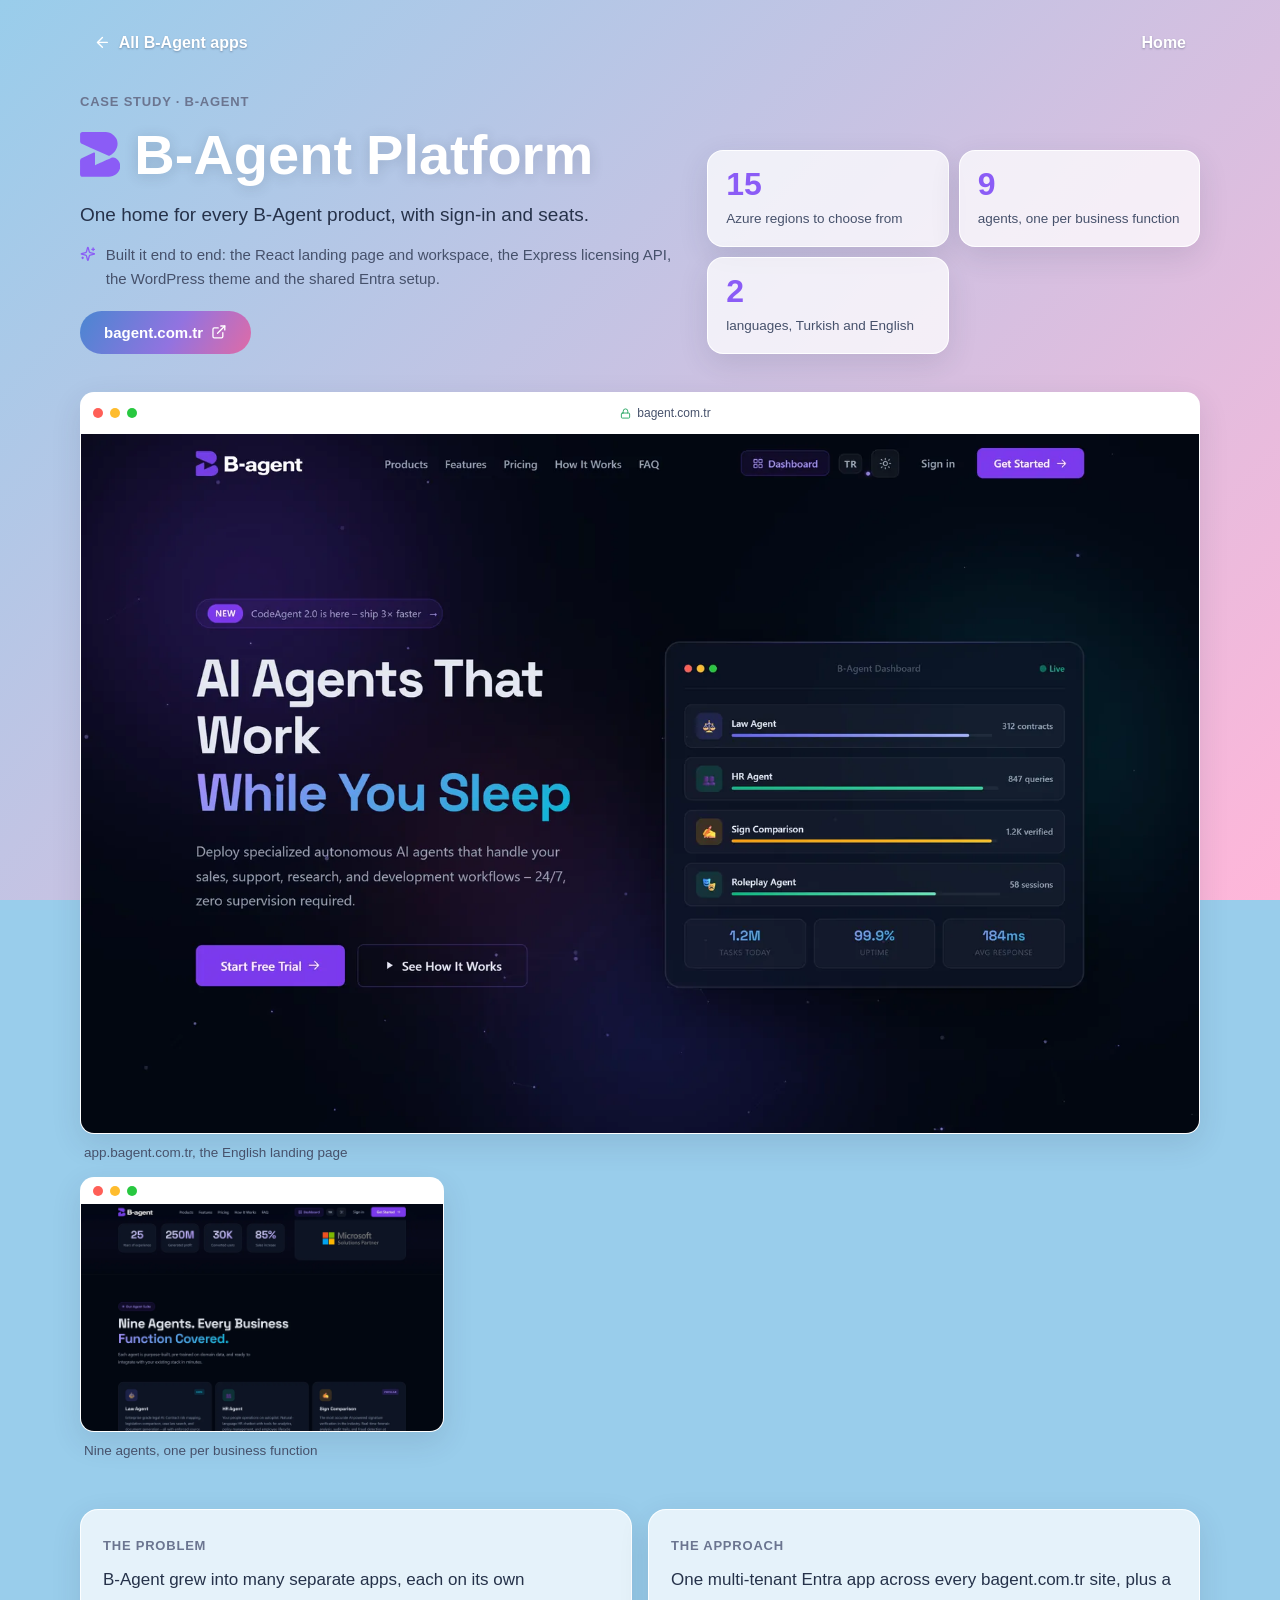
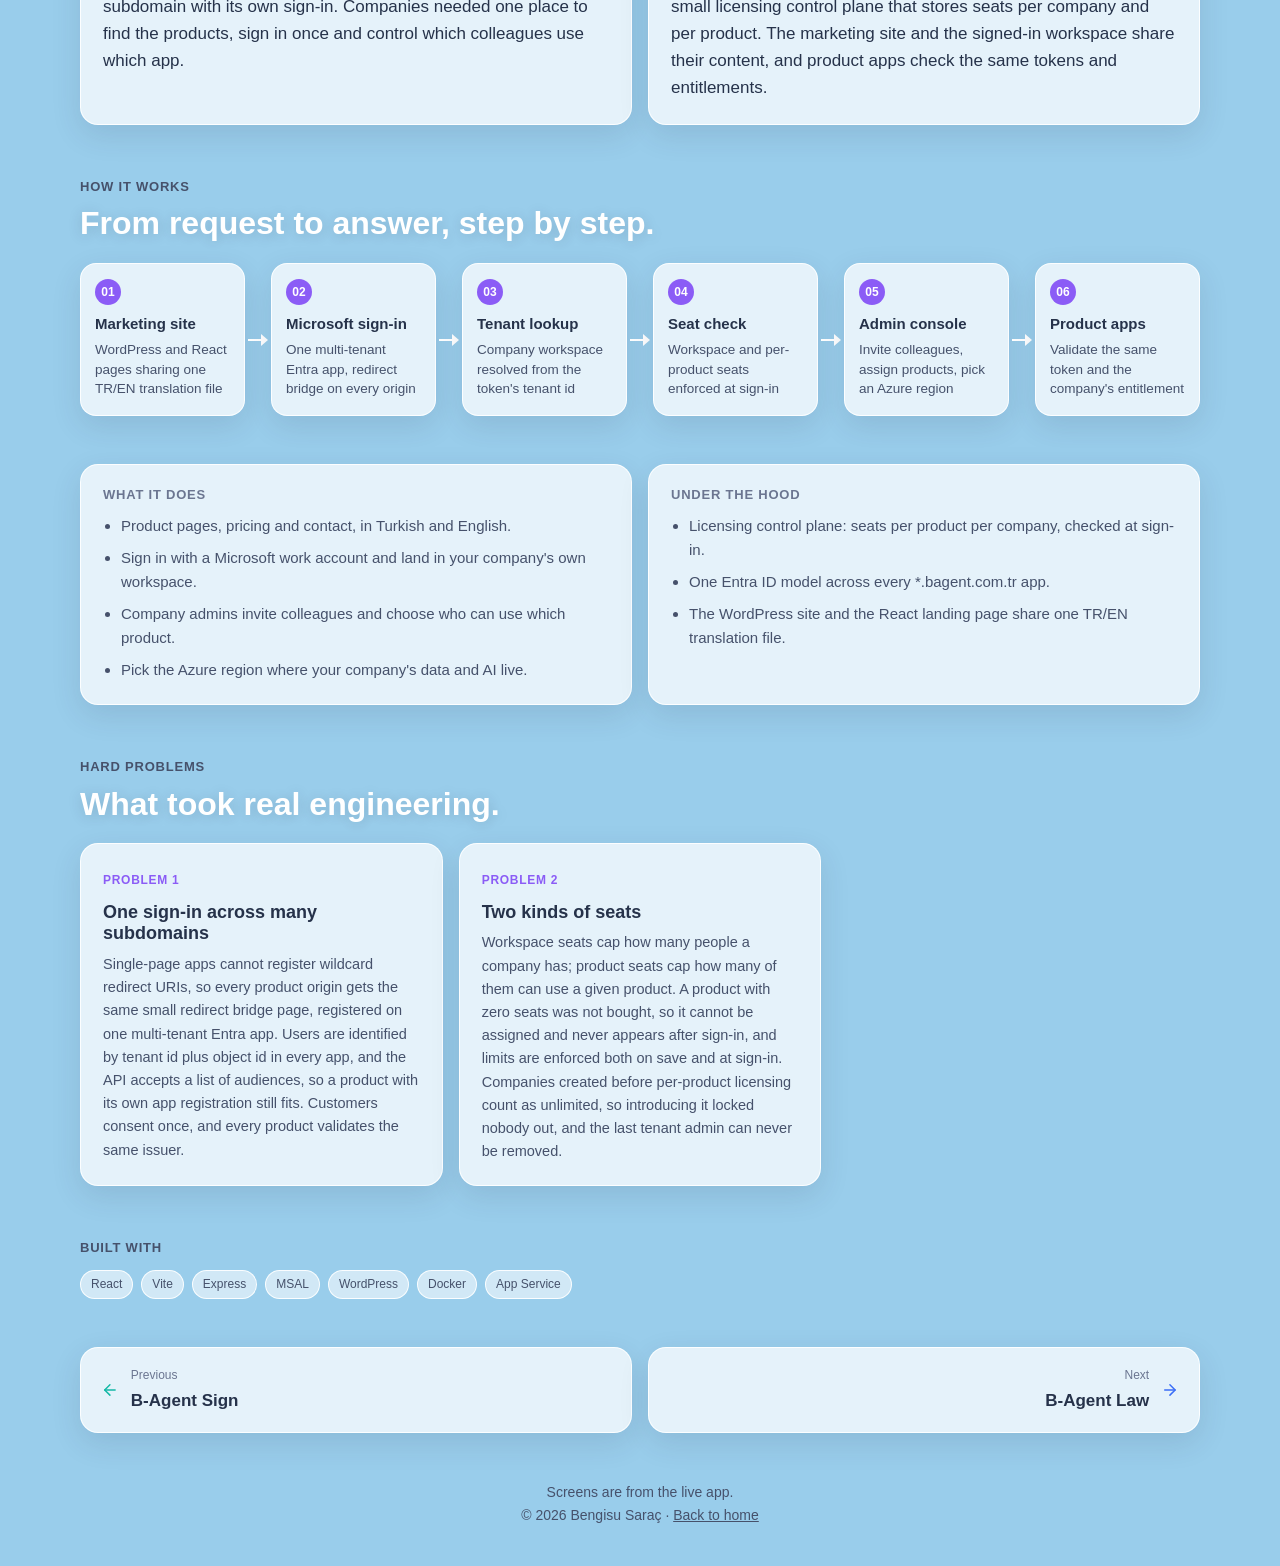
<file: work/platform.html>
<!DOCTYPE html>
<html lang="en">
<head>
  <meta charset="UTF-8" />
  <meta name="viewport" content="width=device-width, initial-scale=1" />
  <meta http-equiv="Content-Security-Policy" content="default-src 'self'; script-src 'self'; style-src 'self' 'unsafe-inline'; img-src 'self' data:; font-src 'self'; connect-src 'self'; object-src 'none'; base-uri 'self'; form-action 'none'; frame-src 'none'" />
  <meta name="referrer" content="strict-origin-when-cross-origin" />
  <title>B-Agent Platform – case study – Bengisu Saraç</title>
  <meta name="description" content="One home for every B-Agent product, with sign-in and seats. One multi-tenant Entra app across every bagent.com.tr site, plus a small licensing control plane that stores seats per company and per product. The marketing site and the signed-in workspace share their content, and product apps check the same tokens and entitlements." />
  <meta property="og:title" content="B-Agent Platform: One home for every B-Agent product, with sign-in and seats." />
  <meta property="og:description" content="B-Agent grew into many separate apps, each on its own subdomain with its own sign-in. Companies needed one place to find the products, sign in once and control which colleagues use which app." />
  <meta property="og:image" content="https://beng262.github.io/img/og/platform.png" />
  <meta property="og:url" content="https://beng262.github.io/work/platform.html" />
  <meta property="og:type" content="article" />
  <meta name="twitter:card" content="summary_large_image" />
  <link rel="canonical" href="https://beng262.github.io/work/platform.html" />
  <link rel="icon" href="../favicon.svg" type="image/svg+xml" />
  <link rel="icon" href="../favicon-32.png" type="image/png" sizes="32x32" />
  <link rel="apple-touch-icon" href="../apple-touch-icon.png" />
  <script src="../assets/theme.js"></script>
  <link rel="stylesheet" href="../assets/site.css" />
  <link rel="stylesheet" href="../assets/work.css" />
</head>
<body style="--c:#8b5cf6">
  <script src="../assets/icons.js"></script>
  <div class="wrap top">
    <a class="back" href="../bagent.html#platform"><svg class="ic" aria-hidden="true"><use href="#i-left"></use></svg> All B-Agent apps</a>
    <a class="back" href="../index.html">Home</a>
  </div>

  <main>
    <section class="case-hero wrap">
      <div class="hero-grid">
        <div>
          <span class="kicker">Case study · B-Agent</span>
          <h1 class="reveal"><svg class="bmark" viewBox="0 0 55.7 62" aria-hidden="true"><path fill="#8b5cf6" d="M55.15,51.03c-.88,2.93-2.63,5.61-5.26,7.44-3.05,2.13-6.4,3.49-10.11,3.5l-36.16.04c-2.22,0-3.62-1.37-3.61-3.67l.05-10.87L0,40.77c-.02-1.73.5-3.77,2.23-4.57l16.8-7.73c.78-.2,1.71.3,1.71,1.13v16.29s23.01-10.33,23.01-10.33c.29-.13.6-.23.91-.29.29-.05.58-.09.87-.11,1.41-.09,2.82.33,3.99,1.13,4.94,3.33,7.35,9.02,5.62,14.74ZM2.49,16.38l12.69,5.68,23.58,10.48c.9.4,1.77.46,2.7-.05,9-4.82,13.49-15.51,8.29-24.03C47,3.94,41.25.03,35.77.03L3.37,0C1.33,0,.06,1.64.07,3.5l.02,9.33c0,1.69.93,2.89,2.4,3.55Z"/></svg> B-Agent <em>Platform</em></h1>
          <p class="lead reveal">One home for every B-Agent product, with sign-in and seats.</p>
          <p class="role reveal"><svg class="ic" aria-hidden="true"><use href="#i-sparkles"></use></svg> Built it end to end: the React landing page and workspace, the Express licensing API, the WordPress theme and the shared Entra setup.</p>
          <div class="cta-row reveal">
            <a class="btn solid" href="https://bagent.com.tr" target="_blank" rel="noopener">bagent.com.tr <svg class="ic" aria-hidden="true"><use href="#i-ext"></use></svg></a>
            
          </div>
        </div>
        <div class="nums reveal"><div class="num"><b>15</b><span>Azure regions to choose from</span></div><div class="num"><b>9</b><span>agents, one per business function</span></div><div class="num"><b>2</b><span>languages, Turkish and English</span></div></div>
      </div>
    </section>

    <section class="wrap gallery">
        <figure class="shot main">
          <div class="browser"><div class="bar"><i></i><i></i><i></i><span class="url"><svg class="ic" aria-hidden="true"><use href="#i-lock"></use></svg>bagent.com.tr</span></div>
          <picture><img src="../img/bagent/platform.webp" alt="B-Agent Platform: app.bagent.com.tr, the English landing page" width="1440" height="900" fetchpriority="high" data-zoom="B-Agent Platform · app.bagent.com.tr, the English landing page" data-group="shots" /></picture></div>
          <figcaption>app.bagent.com.tr, the English landing page</figcaption>
        </figure>
        <figure class="shot">
          <div class="browser"><div class="bar"><i></i><i></i><i></i><span class="url"><svg class="ic" aria-hidden="true"><use href="#i-lock"></use></svg>bagent.com.tr</span></div>
          <picture><img src="../img/bagent/agents.webp" alt="B-Agent Platform: Nine agents, one per business function" width="1440" height="900" loading="lazy" data-zoom="B-Agent Platform · Nine agents, one per business function" data-group="shots" /></picture></div>
          <figcaption>Nine agents, one per business function</figcaption>
        </figure>
    </section>

    <section class="wrap story">
      <div class="reveal"><span class="kicker">The problem</span><p>B-Agent grew into many separate apps, each on its own subdomain with its own sign-in. Companies needed one place to find the products, sign in once and control which colleagues use which app.</p></div>
      <div class="reveal"><span class="kicker">The approach</span><p>One multi-tenant Entra app across every bagent.com.tr site, plus a small licensing control plane that stores seats per company and per product. The marketing site and the signed-in workspace share their content, and product apps check the same tokens and entitlements.</p></div>
    </section>

    <section class="wrap block">
      <span class="kicker">How it works</span>
      <h2 class="reveal">From request to answer, step by step.</h2>
      <ol class="flow"><li class="step reveal"><span class="k">01</span><b>Marketing site</b><span>WordPress and React pages sharing one TR/EN translation file</span></li><li class="step reveal"><span class="k">02</span><b>Microsoft sign-in</b><span>One multi-tenant Entra app, redirect bridge on every origin</span></li><li class="step reveal"><span class="k">03</span><b>Tenant lookup</b><span>Company workspace resolved from the token's tenant id</span></li><li class="step reveal"><span class="k">04</span><b>Seat check</b><span>Workspace and per-product seats enforced at sign-in</span></li><li class="step reveal"><span class="k">05</span><b>Admin console</b><span>Invite colleagues, assign products, pick an Azure region</span></li><li class="step reveal"><span class="k">06</span><b>Product apps</b><span>Validate the same token and the company's entitlement</span></li></ol>
    </section>

    <section class="wrap block cols2">
      <div class="reveal"><h4>What it does</h4><ul><li>Product pages, pricing and contact, in Turkish and English.</li><li>Sign in with a Microsoft work account and land in your company's own workspace.</li><li>Company admins invite colleagues and choose who can use which product.</li><li>Pick the Azure region where your company's data and AI live.</li></ul></div>
      <div class="reveal hood"><h4>Under the hood</h4><ul><li>Licensing control plane: seats per product per company, checked at sign-in.</li><li>One Entra ID model across every *.bagent.com.tr app.</li><li>The WordPress site and the React landing page share one TR/EN translation file.</li></ul></div>
    </section>

    <section class="wrap block">
      <span class="kicker">Hard problems</span>
      <h2 class="reveal">What took real engineering.</h2>
      <div class="hards"><article class="hard spot reveal"><span class="k">Problem 1</span><h3>One sign-in across many subdomains</h3><p>Single-page apps cannot register wildcard redirect URIs, so every product origin gets the same small redirect bridge page, registered on one multi-tenant Entra app. Users are identified by tenant id plus object id in every app, and the API accepts a list of audiences, so a product with its own app registration still fits. Customers consent once, and every product validates the same issuer.</p></article><article class="hard spot reveal"><span class="k">Problem 2</span><h3>Two kinds of seats</h3><p>Workspace seats cap how many people a company has; product seats cap how many of them can use a given product. A product with zero seats was not bought, so it cannot be assigned and never appears after sign-in, and limits are enforced both on save and at sign-in. Companies created before per-product licensing count as unlimited, so introducing it locked nobody out, and the last tenant admin can never be removed.</p></article></div>
    </section>

    <section class="wrap block">
      <span class="kicker">Built with</span>
      <div class="stack reveal"><span class="tag">React</span><span class="tag">Vite</span><span class="tag">Express</span><span class="tag">MSAL</span><span class="tag">WordPress</span><span class="tag">Docker</span><span class="tag">App Service</span></div>
    </section>

    <nav class="wrap pager" aria-label="More B-Agent apps">
      <a href="sign.html" style="--c:#14b8a6"><svg class="ic" aria-hidden="true"><use href="#i-left"></use></svg><span><small>Previous</small>B-Agent Sign</span></a>
      <a href="law.html" style="--c:#3b6ef6" class="next"><span><small>Next</small>B-Agent Law</span><svg class="ic" aria-hidden="true"><use href="#i-right"></use></svg></a>
    </nav>
  </main>

  <footer class="foot">Screens are from the live app.<br />© 2026 Bengisu Saraç · <a href="../index.html">Back to home</a></footer>

  <figure class="lb" id="lb" role="dialog" aria-modal="true" aria-label="Screenshot viewer">
    <div><img id="lbImg" alt="" /><figcaption id="lbCap"></figcaption></div>
    <button class="prev" id="lbPrev" aria-label="Previous"><svg class="ic" aria-hidden="true"><use href="#i-left"></use></svg></button>
    <button class="next" id="lbNext" aria-label="Next"><svg class="ic" aria-hidden="true"><use href="#i-right"></use></svg></button>
    <button class="x" id="lbX" aria-label="Close"><svg class="ic" aria-hidden="true"><use href="#i-x"></use></svg></button>
  </figure>

  <script src="../assets/site.js"></script>
</body>
</html>
</file>
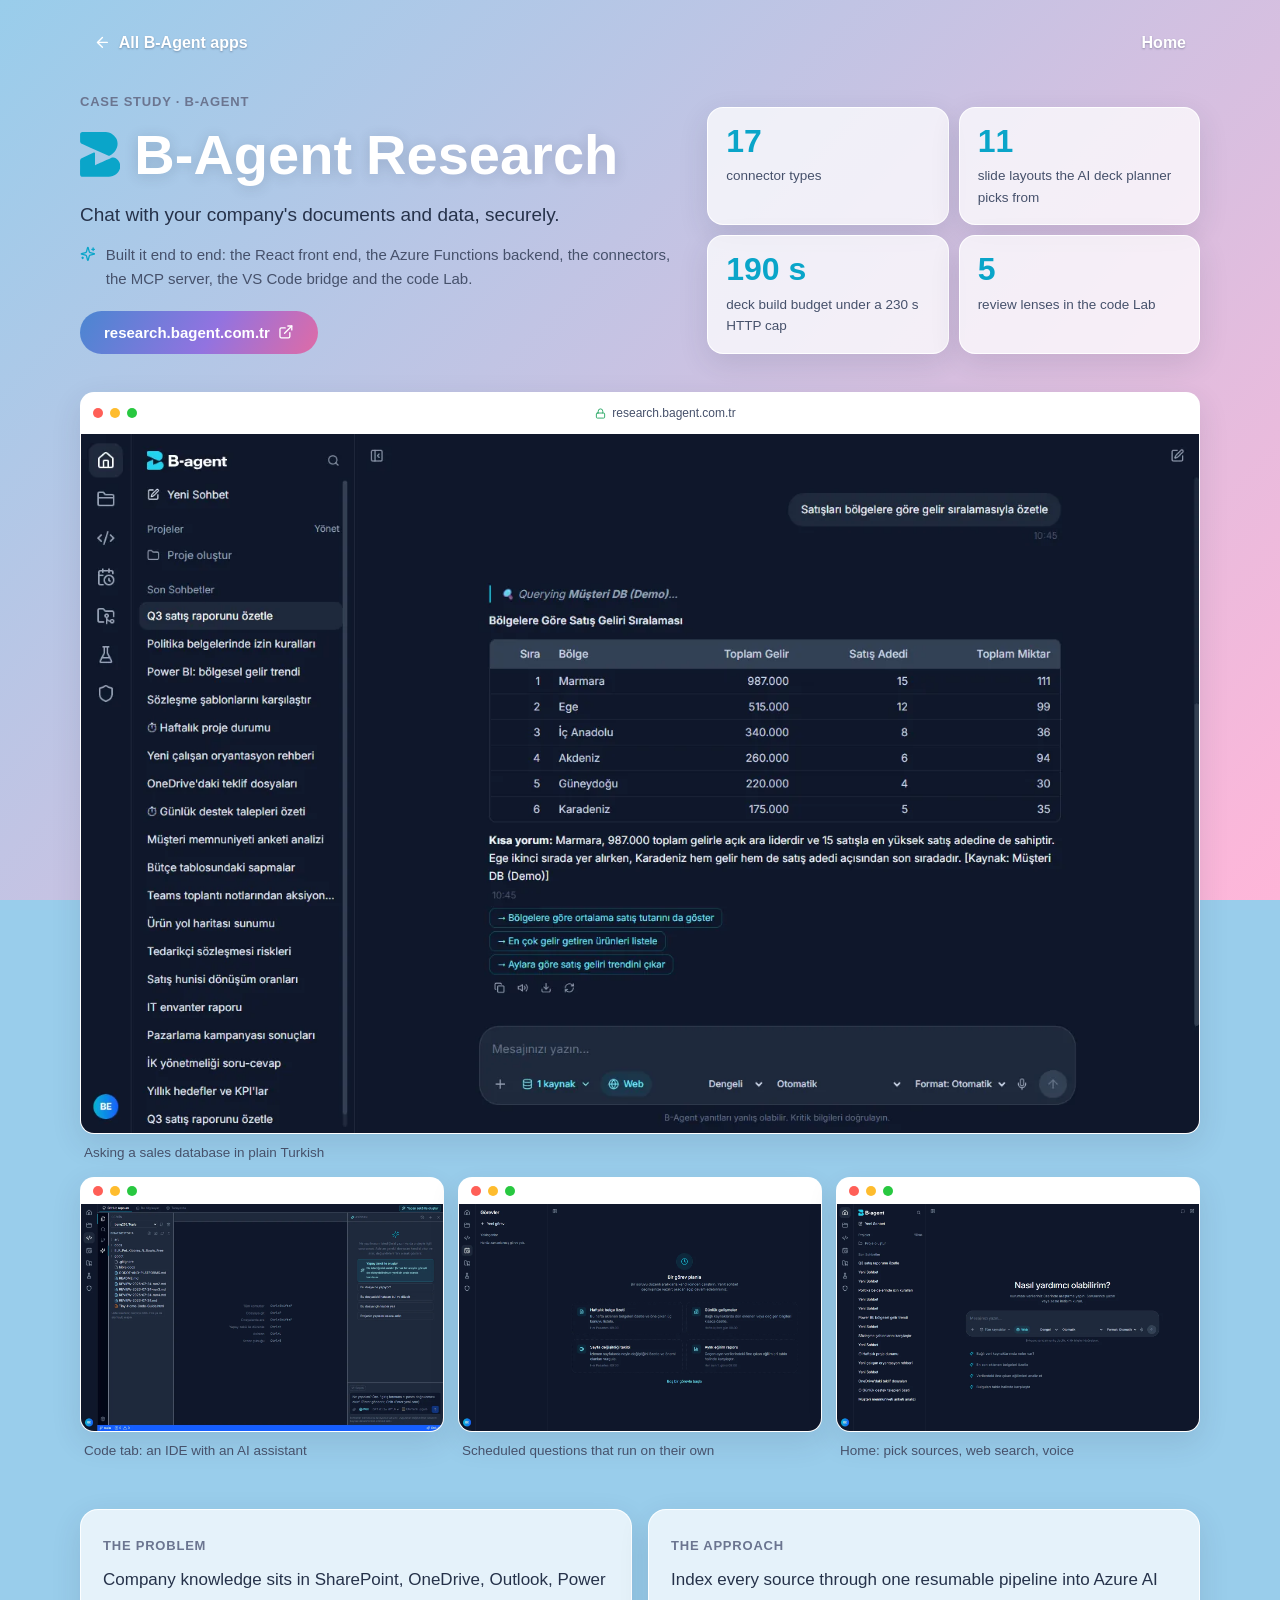
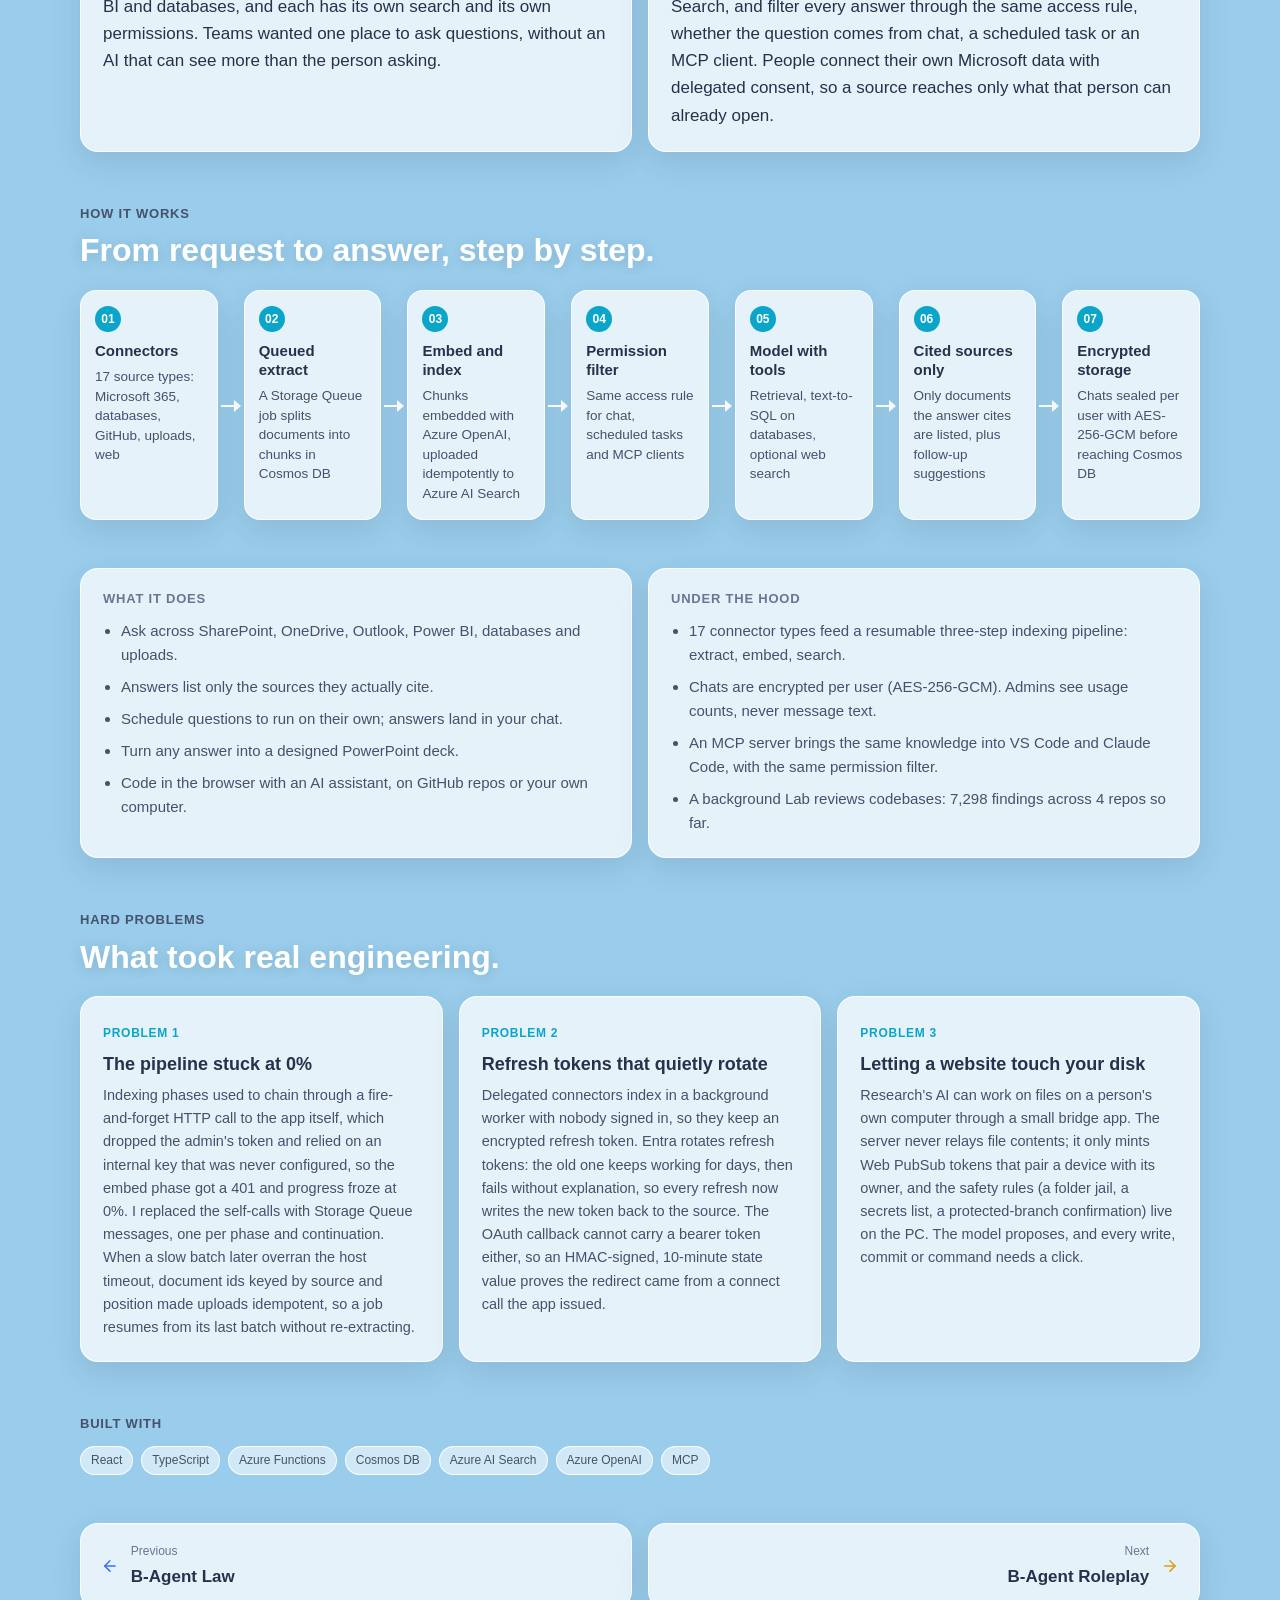
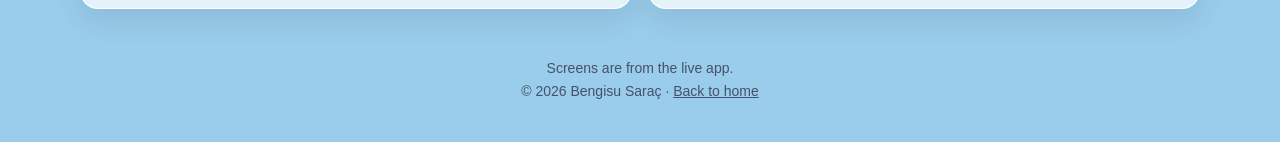
<file: work/research.html>
<!DOCTYPE html>
<html lang="en">
<head>
  <meta charset="UTF-8" />
  <meta name="viewport" content="width=device-width, initial-scale=1" />
  <meta http-equiv="Content-Security-Policy" content="default-src 'self'; script-src 'self'; style-src 'self' 'unsafe-inline'; img-src 'self' data:; font-src 'self'; connect-src 'self'; object-src 'none'; base-uri 'self'; form-action 'none'; frame-src 'none'" />
  <meta name="referrer" content="strict-origin-when-cross-origin" />
  <title>B-Agent Research – case study – Bengisu Saraç</title>
  <meta name="description" content="Chat with your company's documents and data, securely. Index every source through one resumable pipeline into Azure AI Search, and filter every answer through the same access rule, whether the question comes from chat, a scheduled task or an MCP client. People connect their own Microsoft data with delegated consent, so a source reaches only what that person can already open." />
  <meta property="og:title" content="B-Agent Research: Chat with your company's documents and data, securely." />
  <meta property="og:description" content="Company knowledge sits in SharePoint, OneDrive, Outlook, Power BI and databases, and each has its own search and its own permissions. Teams wanted one place to ask questions, without an AI that can see more than the person asking." />
  <meta property="og:image" content="https://beng262.github.io/img/og/research.png" />
  <meta property="og:url" content="https://beng262.github.io/work/research.html" />
  <meta property="og:type" content="article" />
  <meta name="twitter:card" content="summary_large_image" />
  <link rel="canonical" href="https://beng262.github.io/work/research.html" />
  <link rel="icon" href="../favicon.svg" type="image/svg+xml" />
  <link rel="icon" href="../favicon-32.png" type="image/png" sizes="32x32" />
  <link rel="apple-touch-icon" href="../apple-touch-icon.png" />
  <script src="../assets/theme.js"></script>
  <link rel="stylesheet" href="../assets/site.css" />
  <link rel="stylesheet" href="../assets/work.css" />
</head>
<body style="--c:#0aa5c9">
  <script src="../assets/icons.js"></script>
  <div class="wrap top">
    <a class="back" href="../bagent.html#research"><svg class="ic" aria-hidden="true"><use href="#i-left"></use></svg> All B-Agent apps</a>
    <a class="back" href="../index.html">Home</a>
  </div>

  <main>
    <section class="case-hero wrap">
      <div class="hero-grid">
        <div>
          <span class="kicker">Case study · B-Agent</span>
          <h1 class="reveal"><svg class="bmark" viewBox="0 0 55.7 62" aria-hidden="true"><path fill="#0aa5c9" d="M55.15,51.03c-.88,2.93-2.63,5.61-5.26,7.44-3.05,2.13-6.4,3.49-10.11,3.5l-36.16.04c-2.22,0-3.62-1.37-3.61-3.67l.05-10.87L0,40.77c-.02-1.73.5-3.77,2.23-4.57l16.8-7.73c.78-.2,1.71.3,1.71,1.13v16.29s23.01-10.33,23.01-10.33c.29-.13.6-.23.91-.29.29-.05.58-.09.87-.11,1.41-.09,2.82.33,3.99,1.13,4.94,3.33,7.35,9.02,5.62,14.74ZM2.49,16.38l12.69,5.68,23.58,10.48c.9.4,1.77.46,2.7-.05,9-4.82,13.49-15.51,8.29-24.03C47,3.94,41.25.03,35.77.03L3.37,0C1.33,0,.06,1.64.07,3.5l.02,9.33c0,1.69.93,2.89,2.4,3.55Z"/></svg> B-Agent <em>Research</em></h1>
          <p class="lead reveal">Chat with your company's documents and data, securely.</p>
          <p class="role reveal"><svg class="ic" aria-hidden="true"><use href="#i-sparkles"></use></svg> Built it end to end: the React front end, the Azure Functions backend, the connectors, the MCP server, the VS Code bridge and the code Lab.</p>
          <div class="cta-row reveal">
            <a class="btn solid" href="https://research.bagent.com.tr" target="_blank" rel="noopener">research.bagent.com.tr <svg class="ic" aria-hidden="true"><use href="#i-ext"></use></svg></a>
            
          </div>
        </div>
        <div class="nums reveal"><div class="num"><b>17</b><span>connector types</span></div><div class="num"><b>11</b><span>slide layouts the AI deck planner picks from</span></div><div class="num"><b>190 s</b><span>deck build budget under a 230 s HTTP cap</span></div><div class="num"><b>5</b><span>review lenses in the code Lab</span></div></div>
      </div>
    </section>

    <section class="wrap gallery">
        <figure class="shot main">
          <div class="browser"><div class="bar"><i></i><i></i><i></i><span class="url"><svg class="ic" aria-hidden="true"><use href="#i-lock"></use></svg>research.bagent.com.tr</span></div>
          <picture><img src="../img/research/answer.webp" alt="B-Agent Research: Asking a sales database in plain Turkish" width="1440" height="900" fetchpriority="high" data-zoom="B-Agent Research · Asking a sales database in plain Turkish" data-group="shots" /></picture></div>
          <figcaption>Asking a sales database in plain Turkish</figcaption>
        </figure>
        <figure class="shot">
          <div class="browser"><div class="bar"><i></i><i></i><i></i><span class="url"><svg class="ic" aria-hidden="true"><use href="#i-lock"></use></svg>research.bagent.com.tr</span></div>
          <picture><img src="../img/research/code.webp" alt="B-Agent Research: Code tab: an IDE with an AI assistant" width="1440" height="900" loading="lazy" data-zoom="B-Agent Research · Code tab: an IDE with an AI assistant" data-group="shots" /></picture></div>
          <figcaption>Code tab: an IDE with an AI assistant</figcaption>
        </figure>
        <figure class="shot">
          <div class="browser"><div class="bar"><i></i><i></i><i></i><span class="url"><svg class="ic" aria-hidden="true"><use href="#i-lock"></use></svg>research.bagent.com.tr</span></div>
          <picture><img src="../img/research/tasks.webp" alt="B-Agent Research: Scheduled questions that run on their own" width="1440" height="900" loading="lazy" data-zoom="B-Agent Research · Scheduled questions that run on their own" data-group="shots" /></picture></div>
          <figcaption>Scheduled questions that run on their own</figcaption>
        </figure>
        <figure class="shot">
          <div class="browser"><div class="bar"><i></i><i></i><i></i><span class="url"><svg class="ic" aria-hidden="true"><use href="#i-lock"></use></svg>research.bagent.com.tr</span></div>
          <picture><img src="../img/research/home.webp" alt="B-Agent Research: Home: pick sources, web search, voice" width="1440" height="900" loading="lazy" data-zoom="B-Agent Research · Home: pick sources, web search, voice" data-group="shots" /></picture></div>
          <figcaption>Home: pick sources, web search, voice</figcaption>
        </figure>
    </section>

    <section class="wrap story">
      <div class="reveal"><span class="kicker">The problem</span><p>Company knowledge sits in SharePoint, OneDrive, Outlook, Power BI and databases, and each has its own search and its own permissions. Teams wanted one place to ask questions, without an AI that can see more than the person asking.</p></div>
      <div class="reveal"><span class="kicker">The approach</span><p>Index every source through one resumable pipeline into Azure AI Search, and filter every answer through the same access rule, whether the question comes from chat, a scheduled task or an MCP client. People connect their own Microsoft data with delegated consent, so a source reaches only what that person can already open.</p></div>
    </section>

    <section class="wrap block">
      <span class="kicker">How it works</span>
      <h2 class="reveal">From request to answer, step by step.</h2>
      <ol class="flow"><li class="step reveal"><span class="k">01</span><b>Connectors</b><span>17 source types: Microsoft 365, databases, GitHub, uploads, web</span></li><li class="step reveal"><span class="k">02</span><b>Queued extract</b><span>A Storage Queue job splits documents into chunks in Cosmos DB</span></li><li class="step reveal"><span class="k">03</span><b>Embed and index</b><span>Chunks embedded with Azure OpenAI, uploaded idempotently to Azure AI Search</span></li><li class="step reveal"><span class="k">04</span><b>Permission filter</b><span>Same access rule for chat, scheduled tasks and MCP clients</span></li><li class="step reveal"><span class="k">05</span><b>Model with tools</b><span>Retrieval, text-to-SQL on databases, optional web search</span></li><li class="step reveal"><span class="k">06</span><b>Cited sources only</b><span>Only documents the answer cites are listed, plus follow-up suggestions</span></li><li class="step reveal"><span class="k">07</span><b>Encrypted storage</b><span>Chats sealed per user with AES-256-GCM before reaching Cosmos DB</span></li></ol>
    </section>

    <section class="wrap block cols2">
      <div class="reveal"><h4>What it does</h4><ul><li>Ask across SharePoint, OneDrive, Outlook, Power BI, databases and uploads.</li><li>Answers list only the sources they actually cite.</li><li>Schedule questions to run on their own; answers land in your chat.</li><li>Turn any answer into a designed PowerPoint deck.</li><li>Code in the browser with an AI assistant, on GitHub repos or your own computer.</li></ul></div>
      <div class="reveal hood"><h4>Under the hood</h4><ul><li>17 connector types feed a resumable three-step indexing pipeline: extract, embed, search.</li><li>Chats are encrypted per user (AES-256-GCM). Admins see usage counts, never message text.</li><li>An MCP server brings the same knowledge into VS Code and Claude Code, with the same permission filter.</li><li>A background Lab reviews codebases: 7,298 findings across 4 repos so far.</li></ul></div>
    </section>

    <section class="wrap block">
      <span class="kicker">Hard problems</span>
      <h2 class="reveal">What took real engineering.</h2>
      <div class="hards"><article class="hard spot reveal"><span class="k">Problem 1</span><h3>The pipeline stuck at 0%</h3><p>Indexing phases used to chain through a fire-and-forget HTTP call to the app itself, which dropped the admin's token and relied on an internal key that was never configured, so the embed phase got a 401 and progress froze at 0%. I replaced the self-calls with Storage Queue messages, one per phase and continuation. When a slow batch later overran the host timeout, document ids keyed by source and position made uploads idempotent, so a job resumes from its last batch without re-extracting.</p></article><article class="hard spot reveal"><span class="k">Problem 2</span><h3>Refresh tokens that quietly rotate</h3><p>Delegated connectors index in a background worker with nobody signed in, so they keep an encrypted refresh token. Entra rotates refresh tokens: the old one keeps working for days, then fails without explanation, so every refresh now writes the new token back to the source. The OAuth callback cannot carry a bearer token either, so an HMAC-signed, 10-minute state value proves the redirect came from a connect call the app issued.</p></article><article class="hard spot reveal"><span class="k">Problem 3</span><h3>Letting a website touch your disk</h3><p>Research's AI can work on files on a person's own computer through a small bridge app. The server never relays file contents; it only mints Web PubSub tokens that pair a device with its owner, and the safety rules (a folder jail, a secrets list, a protected-branch confirmation) live on the PC. The model proposes, and every write, commit or command needs a click.</p></article></div>
    </section>

    <section class="wrap block">
      <span class="kicker">Built with</span>
      <div class="stack reveal"><span class="tag">React</span><span class="tag">TypeScript</span><span class="tag">Azure Functions</span><span class="tag">Cosmos DB</span><span class="tag">Azure AI Search</span><span class="tag">Azure OpenAI</span><span class="tag">MCP</span></div>
    </section>

    <nav class="wrap pager" aria-label="More B-Agent apps">
      <a href="law.html" style="--c:#3b6ef6"><svg class="ic" aria-hidden="true"><use href="#i-left"></use></svg><span><small>Previous</small>B-Agent Law</span></a>
      <a href="roleplay.html" style="--c:#d9a10b" class="next"><span><small>Next</small>B-Agent Roleplay</span><svg class="ic" aria-hidden="true"><use href="#i-right"></use></svg></a>
    </nav>
  </main>

  <footer class="foot">Screens are from the live app.<br />© 2026 Bengisu Saraç · <a href="../index.html">Back to home</a></footer>

  <figure class="lb" id="lb" role="dialog" aria-modal="true" aria-label="Screenshot viewer">
    <div><img id="lbImg" alt="" /><figcaption id="lbCap"></figcaption></div>
    <button class="prev" id="lbPrev" aria-label="Previous"><svg class="ic" aria-hidden="true"><use href="#i-left"></use></svg></button>
    <button class="next" id="lbNext" aria-label="Next"><svg class="ic" aria-hidden="true"><use href="#i-right"></use></svg></button>
    <button class="x" id="lbX" aria-label="Close"><svg class="ic" aria-hidden="true"><use href="#i-x"></use></svg></button>
  </figure>

  <script src="../assets/site.js"></script>
</body>
</html>
</file>
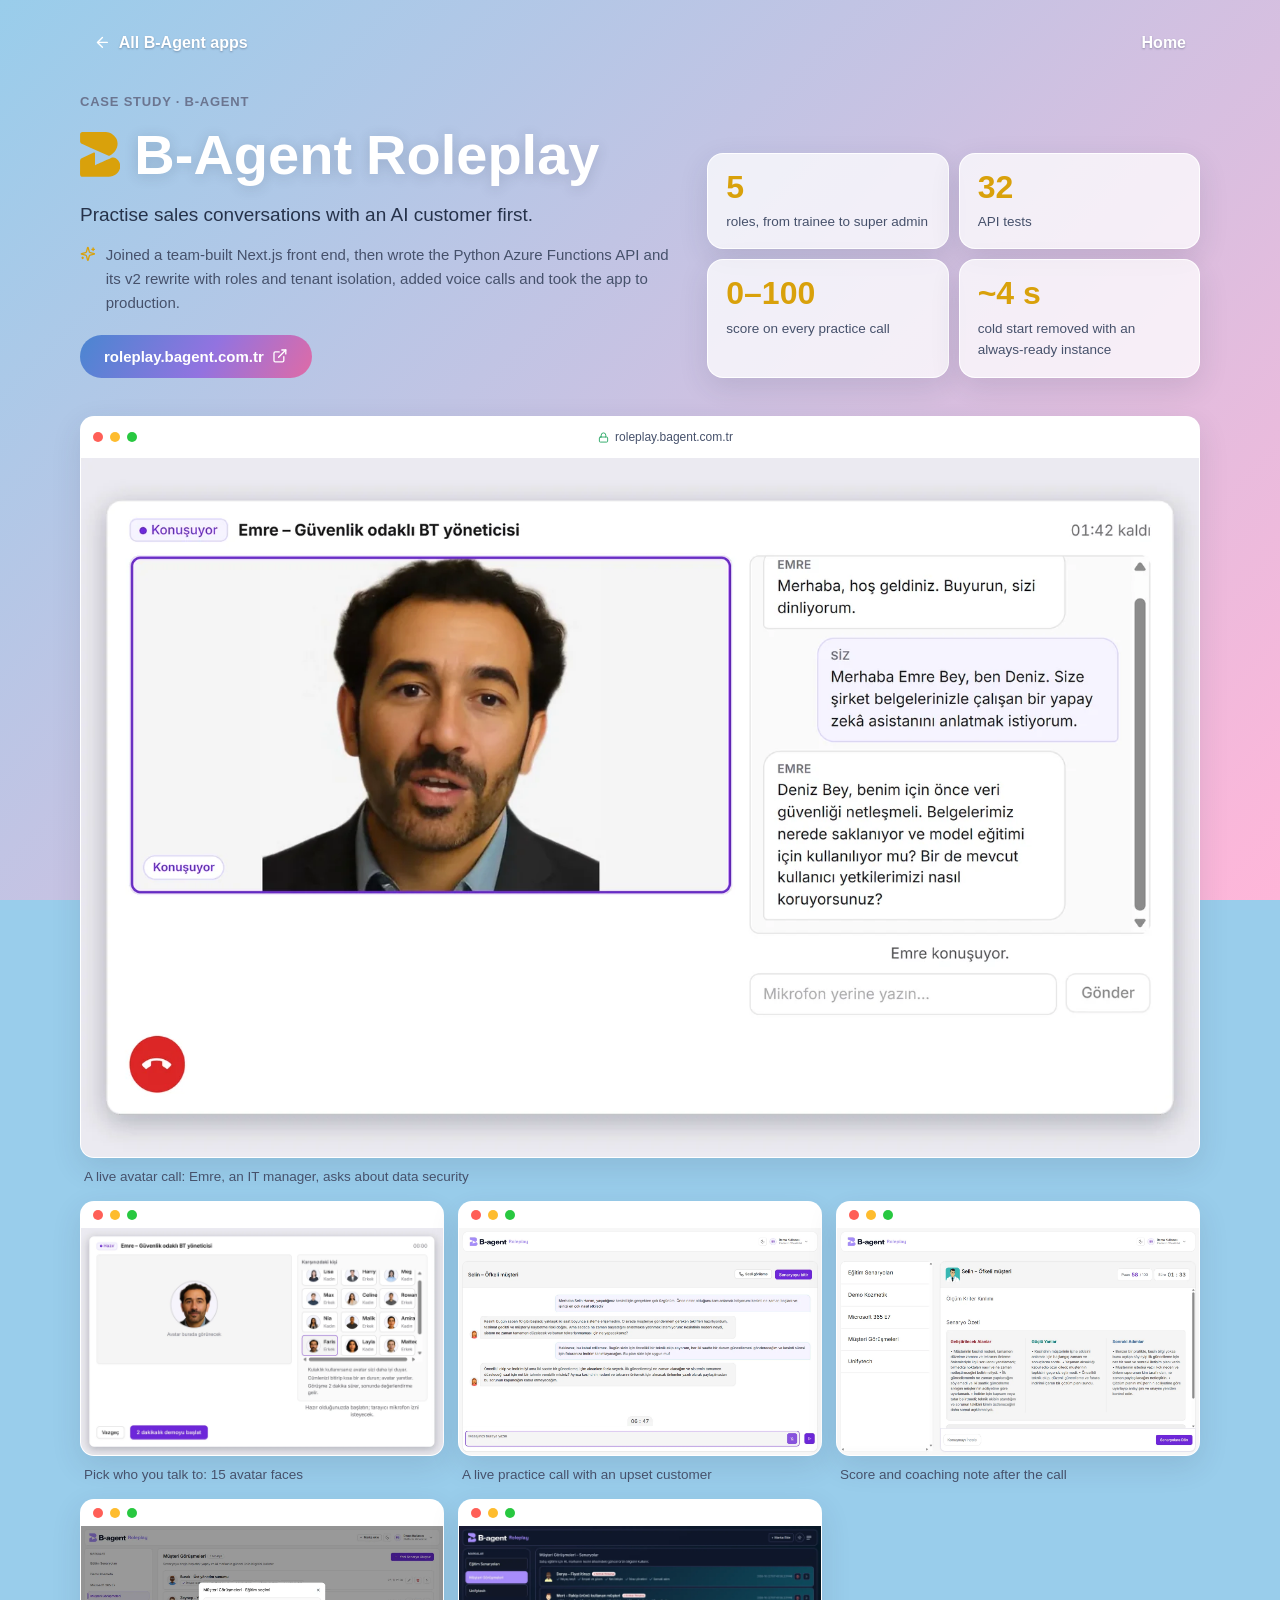
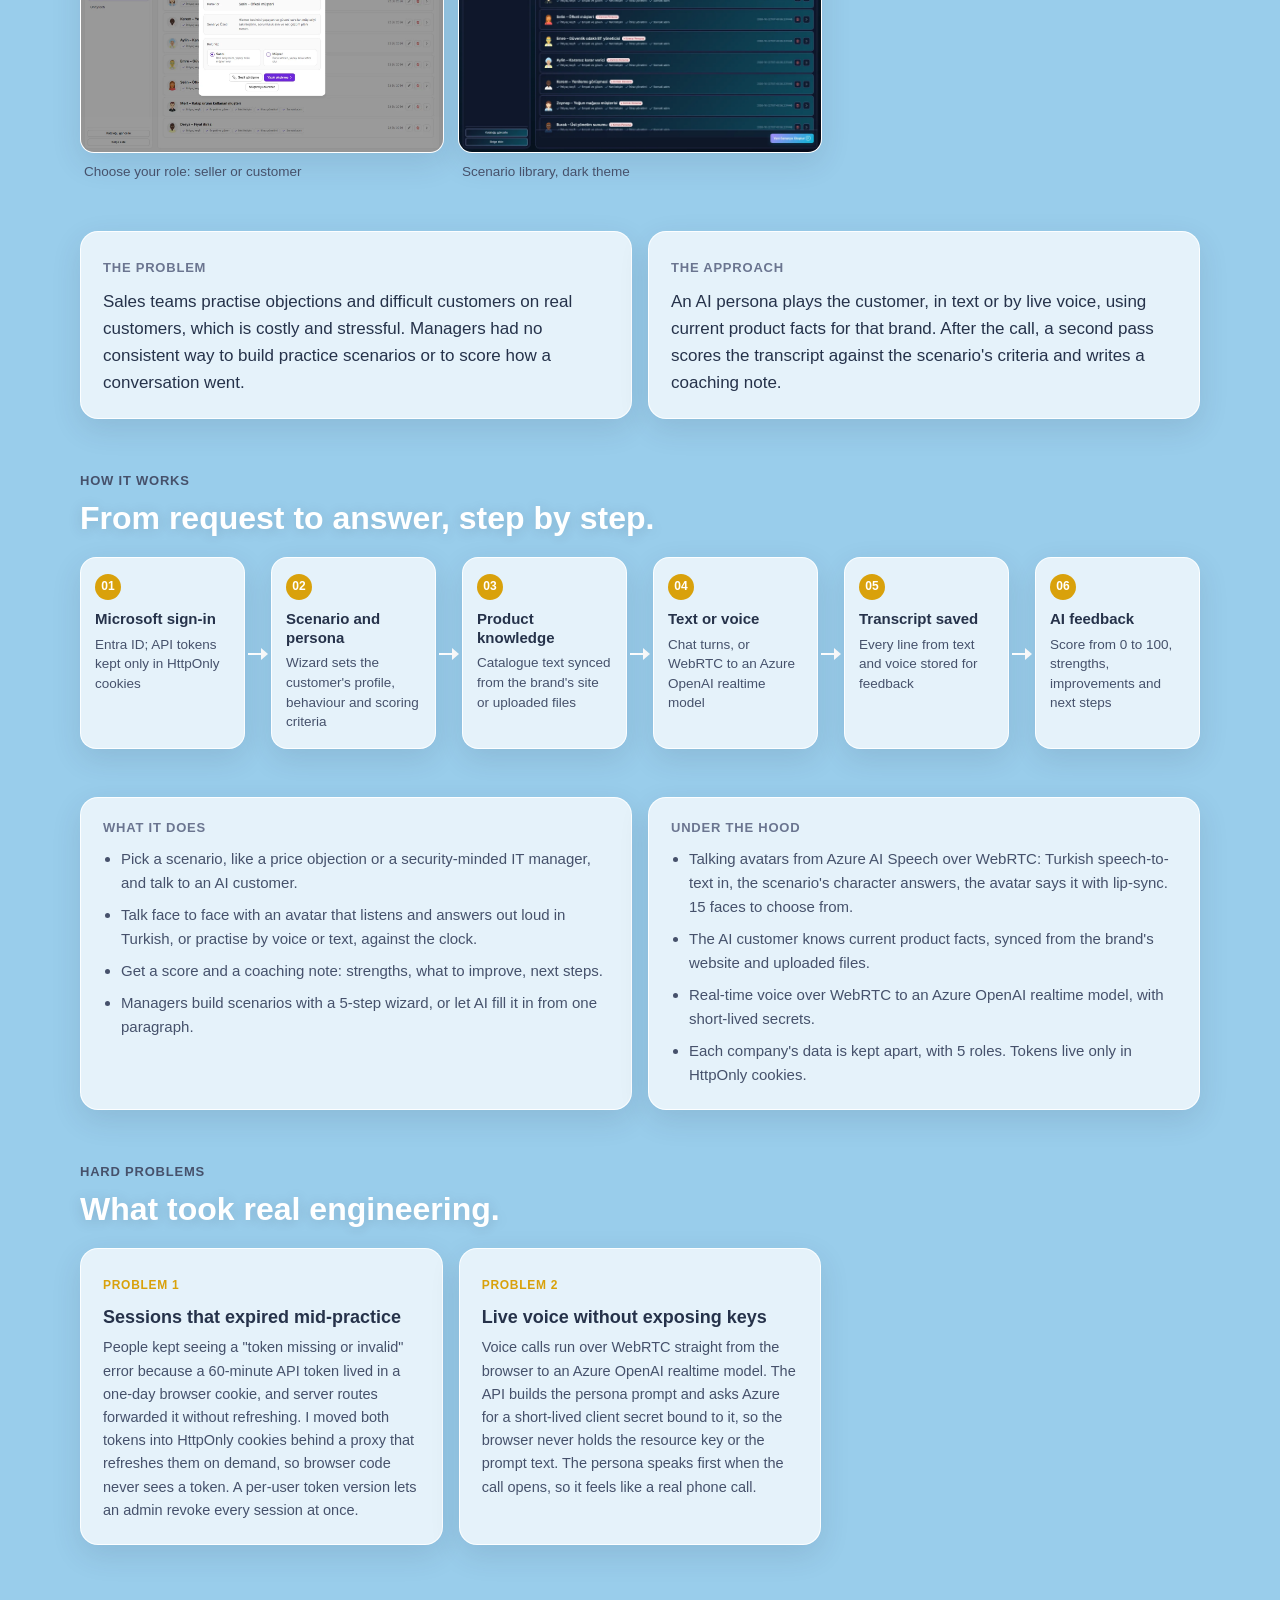
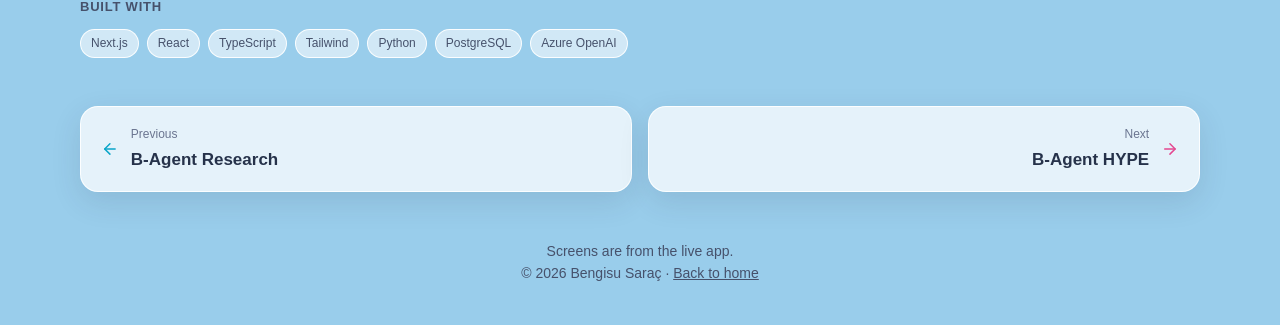
<file: work/roleplay.html>
<!DOCTYPE html>
<html lang="en">
<head>
  <meta charset="UTF-8" />
  <meta name="viewport" content="width=device-width, initial-scale=1" />
  <meta http-equiv="Content-Security-Policy" content="default-src 'self'; script-src 'self'; style-src 'self' 'unsafe-inline'; img-src 'self' data:; font-src 'self'; connect-src 'self'; object-src 'none'; base-uri 'self'; form-action 'none'; frame-src 'none'" />
  <meta name="referrer" content="strict-origin-when-cross-origin" />
  <title>B-Agent Roleplay – case study – Bengisu Saraç</title>
  <meta name="description" content="Practise sales conversations with an AI customer first. An AI persona plays the customer, in text or by live voice, using current product facts for that brand. After the call, a second pass scores the transcript against the scenario's criteria and writes a coaching note." />
  <meta property="og:title" content="B-Agent Roleplay: Practise sales conversations with an AI customer first." />
  <meta property="og:description" content="Sales teams practise objections and difficult customers on real customers, which is costly and stressful. Managers had no consistent way to build practice scenarios or to score how a conversation went." />
  <meta property="og:image" content="https://beng262.github.io/img/og/roleplay.png" />
  <meta property="og:url" content="https://beng262.github.io/work/roleplay.html" />
  <meta property="og:type" content="article" />
  <meta name="twitter:card" content="summary_large_image" />
  <link rel="canonical" href="https://beng262.github.io/work/roleplay.html" />
  <link rel="icon" href="../favicon.svg" type="image/svg+xml" />
  <link rel="icon" href="../favicon-32.png" type="image/png" sizes="32x32" />
  <link rel="apple-touch-icon" href="../apple-touch-icon.png" />
  <script src="../assets/theme.js"></script>
  <link rel="stylesheet" href="../assets/site.css" />
  <link rel="stylesheet" href="../assets/work.css" />
</head>
<body style="--c:#d9a10b">
  <script src="../assets/icons.js"></script>
  <div class="wrap top">
    <a class="back" href="../bagent.html#roleplay"><svg class="ic" aria-hidden="true"><use href="#i-left"></use></svg> All B-Agent apps</a>
    <a class="back" href="../index.html">Home</a>
  </div>

  <main>
    <section class="case-hero wrap">
      <div class="hero-grid">
        <div>
          <span class="kicker">Case study · B-Agent</span>
          <h1 class="reveal"><svg class="bmark" viewBox="0 0 55.7 62" aria-hidden="true"><path fill="#d9a10b" d="M55.15,51.03c-.88,2.93-2.63,5.61-5.26,7.44-3.05,2.13-6.4,3.49-10.11,3.5l-36.16.04c-2.22,0-3.62-1.37-3.61-3.67l.05-10.87L0,40.77c-.02-1.73.5-3.77,2.23-4.57l16.8-7.73c.78-.2,1.71.3,1.71,1.13v16.29s23.01-10.33,23.01-10.33c.29-.13.6-.23.91-.29.29-.05.58-.09.87-.11,1.41-.09,2.82.33,3.99,1.13,4.94,3.33,7.35,9.02,5.62,14.74ZM2.49,16.38l12.69,5.68,23.58,10.48c.9.4,1.77.46,2.7-.05,9-4.82,13.49-15.51,8.29-24.03C47,3.94,41.25.03,35.77.03L3.37,0C1.33,0,.06,1.64.07,3.5l.02,9.33c0,1.69.93,2.89,2.4,3.55Z"/></svg> B-Agent <em>Roleplay</em></h1>
          <p class="lead reveal">Practise sales conversations with an AI customer first.</p>
          <p class="role reveal"><svg class="ic" aria-hidden="true"><use href="#i-sparkles"></use></svg> Joined a team-built Next.js front end, then wrote the Python Azure Functions API and its v2 rewrite with roles and tenant isolation, added voice calls and took the app to production.</p>
          <div class="cta-row reveal">
            <a class="btn solid" href="https://roleplay.bagent.com.tr" target="_blank" rel="noopener">roleplay.bagent.com.tr <svg class="ic" aria-hidden="true"><use href="#i-ext"></use></svg></a>
            
          </div>
        </div>
        <div class="nums reveal"><div class="num"><b>5</b><span>roles, from trainee to super admin</span></div><div class="num"><b>32</b><span>API tests</span></div><div class="num"><b>0–100</b><span>score on every practice call</span></div><div class="num"><b>~4 s</b><span>cold start removed with an always-ready instance</span></div></div>
      </div>
    </section>

    <section class="wrap gallery">
        <figure class="shot main">
          <div class="browser"><div class="bar"><i></i><i></i><i></i><span class="url"><svg class="ic" aria-hidden="true"><use href="#i-lock"></use></svg>roleplay.bagent.com.tr</span></div>
          <picture><img src="../img/roleplay/avatar.webp" alt="B-Agent Roleplay: A live avatar call: Emre, an IT manager, asks about data security" width="1440" height="900" fetchpriority="high" data-zoom="B-Agent Roleplay · A live avatar call: Emre, an IT manager, asks about data security" data-group="shots" /></picture></div>
          <figcaption>A live avatar call: Emre, an IT manager, asks about data security</figcaption>
        </figure>
        <figure class="shot">
          <div class="browser"><div class="bar"><i></i><i></i><i></i><span class="url"><svg class="ic" aria-hidden="true"><use href="#i-lock"></use></svg>roleplay.bagent.com.tr</span></div>
          <picture><img src="../img/roleplay/avatar-pick.webp" alt="B-Agent Roleplay: Pick who you talk to: 15 avatar faces" width="1440" height="900" loading="lazy" data-zoom="B-Agent Roleplay · Pick who you talk to: 15 avatar faces" data-group="shots" /></picture></div>
          <figcaption>Pick who you talk to: 15 avatar faces</figcaption>
        </figure>
        <figure class="shot">
          <div class="browser"><div class="bar"><i></i><i></i><i></i><span class="url"><svg class="ic" aria-hidden="true"><use href="#i-lock"></use></svg>roleplay.bagent.com.tr</span></div>
          <picture><img src="../img/roleplay/chat.webp" alt="B-Agent Roleplay: A live practice call with an upset customer" width="1440" height="900" loading="lazy" data-zoom="B-Agent Roleplay · A live practice call with an upset customer" data-group="shots" /></picture></div>
          <figcaption>A live practice call with an upset customer</figcaption>
        </figure>
        <figure class="shot">
          <div class="browser"><div class="bar"><i></i><i></i><i></i><span class="url"><svg class="ic" aria-hidden="true"><use href="#i-lock"></use></svg>roleplay.bagent.com.tr</span></div>
          <picture><img src="../img/roleplay/summary.webp" alt="B-Agent Roleplay: Score and coaching note after the call" width="1440" height="900" loading="lazy" data-zoom="B-Agent Roleplay · Score and coaching note after the call" data-group="shots" /></picture></div>
          <figcaption>Score and coaching note after the call</figcaption>
        </figure>
        <figure class="shot">
          <div class="browser"><div class="bar"><i></i><i></i><i></i><span class="url"><svg class="ic" aria-hidden="true"><use href="#i-lock"></use></svg>roleplay.bagent.com.tr</span></div>
          <picture><img src="../img/roleplay/pick.webp" alt="B-Agent Roleplay: Choose your role: seller or customer" width="1440" height="900" loading="lazy" data-zoom="B-Agent Roleplay · Choose your role: seller or customer" data-group="shots" /></picture></div>
          <figcaption>Choose your role: seller or customer</figcaption>
        </figure>
        <figure class="shot">
          <div class="browser"><div class="bar"><i></i><i></i><i></i><span class="url"><svg class="ic" aria-hidden="true"><use href="#i-lock"></use></svg>roleplay.bagent.com.tr</span></div>
          <picture><img src="../img/roleplay/scenarios.webp" alt="B-Agent Roleplay: Scenario library, dark theme" width="1440" height="900" loading="lazy" data-zoom="B-Agent Roleplay · Scenario library, dark theme" data-group="shots" /></picture></div>
          <figcaption>Scenario library, dark theme</figcaption>
        </figure>
    </section>

    <section class="wrap story">
      <div class="reveal"><span class="kicker">The problem</span><p>Sales teams practise objections and difficult customers on real customers, which is costly and stressful. Managers had no consistent way to build practice scenarios or to score how a conversation went.</p></div>
      <div class="reveal"><span class="kicker">The approach</span><p>An AI persona plays the customer, in text or by live voice, using current product facts for that brand. After the call, a second pass scores the transcript against the scenario's criteria and writes a coaching note.</p></div>
    </section>

    <section class="wrap block">
      <span class="kicker">How it works</span>
      <h2 class="reveal">From request to answer, step by step.</h2>
      <ol class="flow"><li class="step reveal"><span class="k">01</span><b>Microsoft sign-in</b><span>Entra ID; API tokens kept only in HttpOnly cookies</span></li><li class="step reveal"><span class="k">02</span><b>Scenario and persona</b><span>Wizard sets the customer's profile, behaviour and scoring criteria</span></li><li class="step reveal"><span class="k">03</span><b>Product knowledge</b><span>Catalogue text synced from the brand's site or uploaded files</span></li><li class="step reveal"><span class="k">04</span><b>Text or voice</b><span>Chat turns, or WebRTC to an Azure OpenAI realtime model</span></li><li class="step reveal"><span class="k">05</span><b>Transcript saved</b><span>Every line from text and voice stored for feedback</span></li><li class="step reveal"><span class="k">06</span><b>AI feedback</b><span>Score from 0 to 100, strengths, improvements and next steps</span></li></ol>
    </section>

    <section class="wrap block cols2">
      <div class="reveal"><h4>What it does</h4><ul><li>Pick a scenario, like a price objection or a security-minded IT manager, and talk to an AI customer.</li><li>Talk face to face with an avatar that listens and answers out loud in Turkish, or practise by voice or text, against the clock.</li><li>Get a score and a coaching note: strengths, what to improve, next steps.</li><li>Managers build scenarios with a 5-step wizard, or let AI fill it in from one paragraph.</li></ul></div>
      <div class="reveal hood"><h4>Under the hood</h4><ul><li>Talking avatars from Azure AI Speech over WebRTC: Turkish speech-to-text in, the scenario's character answers, the avatar says it with lip-sync. 15 faces to choose from.</li><li>The AI customer knows current product facts, synced from the brand's website and uploaded files.</li><li>Real-time voice over WebRTC to an Azure OpenAI realtime model, with short-lived secrets.</li><li>Each company's data is kept apart, with 5 roles. Tokens live only in HttpOnly cookies.</li></ul></div>
    </section>

    <section class="wrap block">
      <span class="kicker">Hard problems</span>
      <h2 class="reveal">What took real engineering.</h2>
      <div class="hards"><article class="hard spot reveal"><span class="k">Problem 1</span><h3>Sessions that expired mid-practice</h3><p>People kept seeing a &quot;token missing or invalid&quot; error because a 60-minute API token lived in a one-day browser cookie, and server routes forwarded it without refreshing. I moved both tokens into HttpOnly cookies behind a proxy that refreshes them on demand, so browser code never sees a token. A per-user token version lets an admin revoke every session at once.</p></article><article class="hard spot reveal"><span class="k">Problem 2</span><h3>Live voice without exposing keys</h3><p>Voice calls run over WebRTC straight from the browser to an Azure OpenAI realtime model. The API builds the persona prompt and asks Azure for a short-lived client secret bound to it, so the browser never holds the resource key or the prompt text. The persona speaks first when the call opens, so it feels like a real phone call.</p></article></div>
    </section>

    <section class="wrap block">
      <span class="kicker">Built with</span>
      <div class="stack reveal"><span class="tag">Next.js</span><span class="tag">React</span><span class="tag">TypeScript</span><span class="tag">Tailwind</span><span class="tag">Python</span><span class="tag">PostgreSQL</span><span class="tag">Azure OpenAI</span></div>
    </section>

    <nav class="wrap pager" aria-label="More B-Agent apps">
      <a href="research.html" style="--c:#0aa5c9"><svg class="ic" aria-hidden="true"><use href="#i-left"></use></svg><span><small>Previous</small>B-Agent Research</span></a>
      <a href="hype.html" style="--c:#e4478f" class="next"><span><small>Next</small>B-Agent HYPE</span><svg class="ic" aria-hidden="true"><use href="#i-right"></use></svg></a>
    </nav>
  </main>

  <footer class="foot">Screens are from the live app.<br />© 2026 Bengisu Saraç · <a href="../index.html">Back to home</a></footer>

  <figure class="lb" id="lb" role="dialog" aria-modal="true" aria-label="Screenshot viewer">
    <div><img id="lbImg" alt="" /><figcaption id="lbCap"></figcaption></div>
    <button class="prev" id="lbPrev" aria-label="Previous"><svg class="ic" aria-hidden="true"><use href="#i-left"></use></svg></button>
    <button class="next" id="lbNext" aria-label="Next"><svg class="ic" aria-hidden="true"><use href="#i-right"></use></svg></button>
    <button class="x" id="lbX" aria-label="Close"><svg class="ic" aria-hidden="true"><use href="#i-x"></use></svg></button>
  </figure>

  <script src="../assets/site.js"></script>
</body>
</html>
</file>
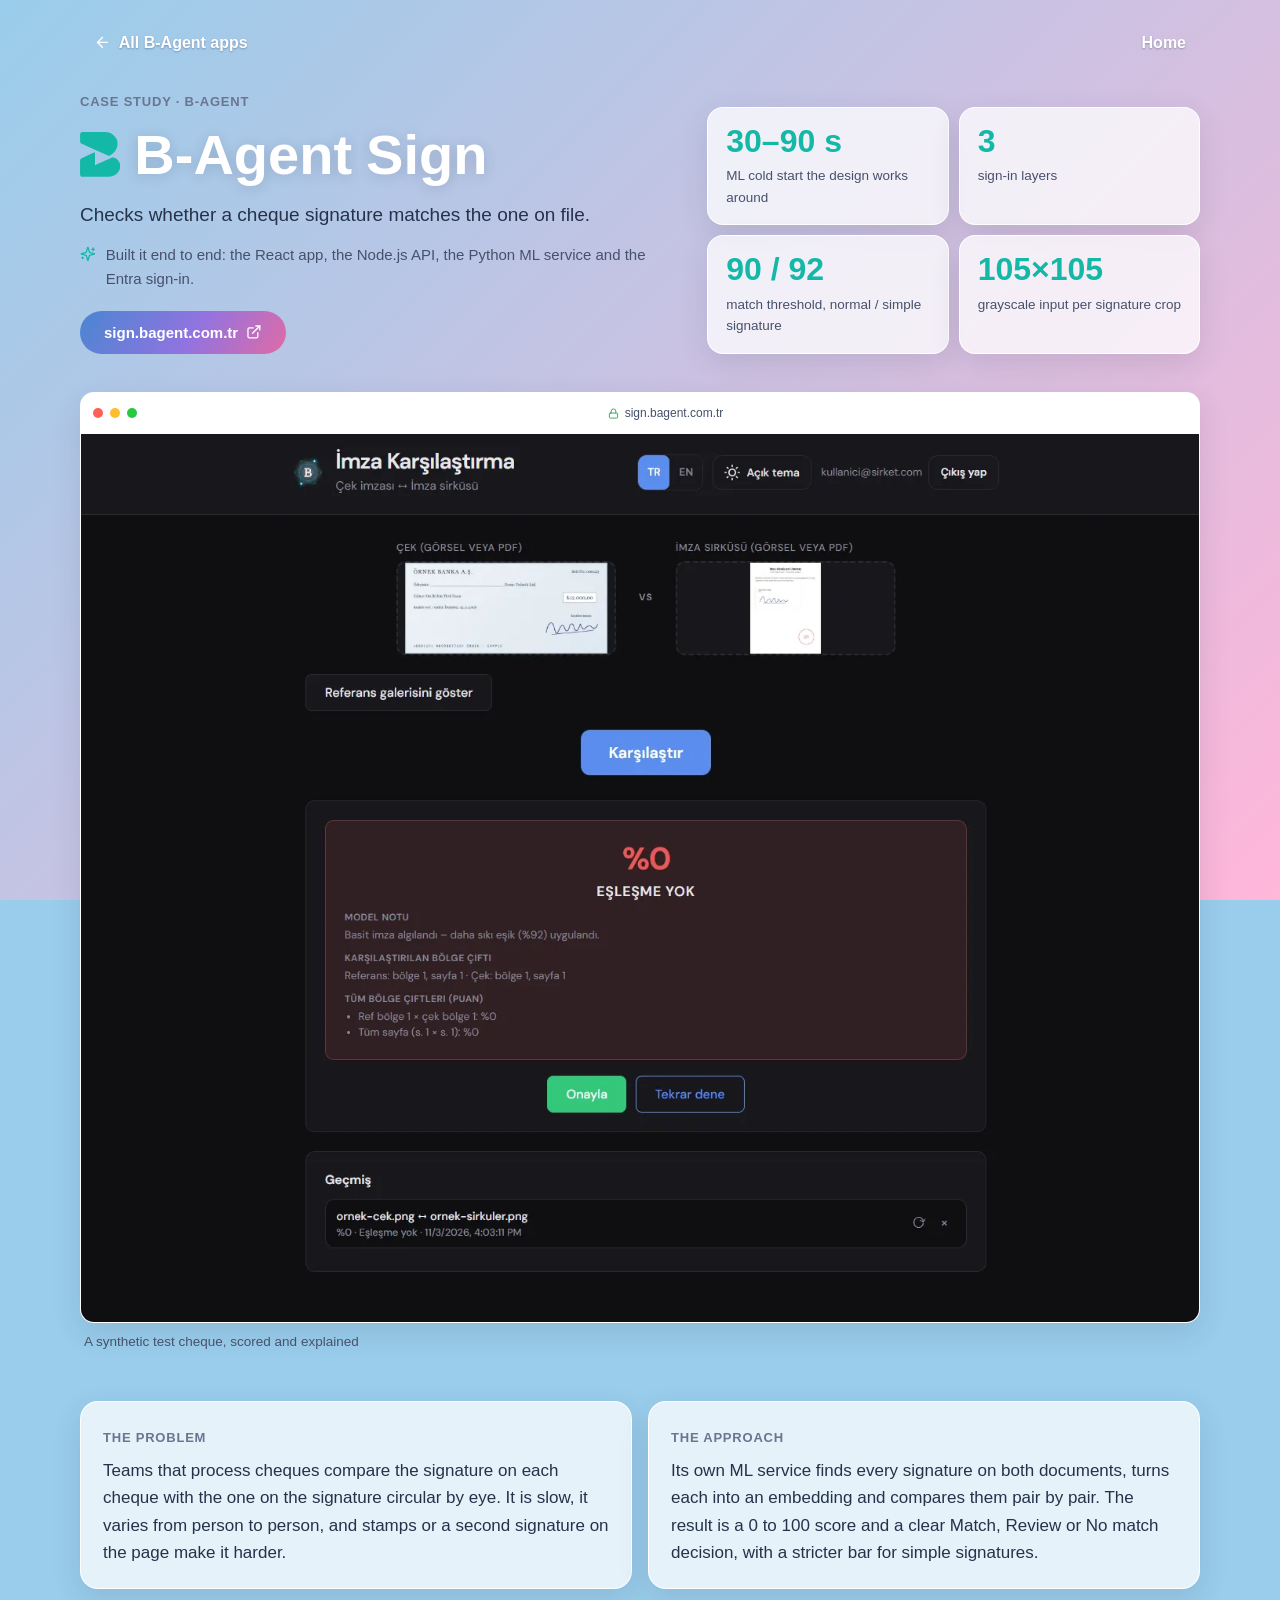
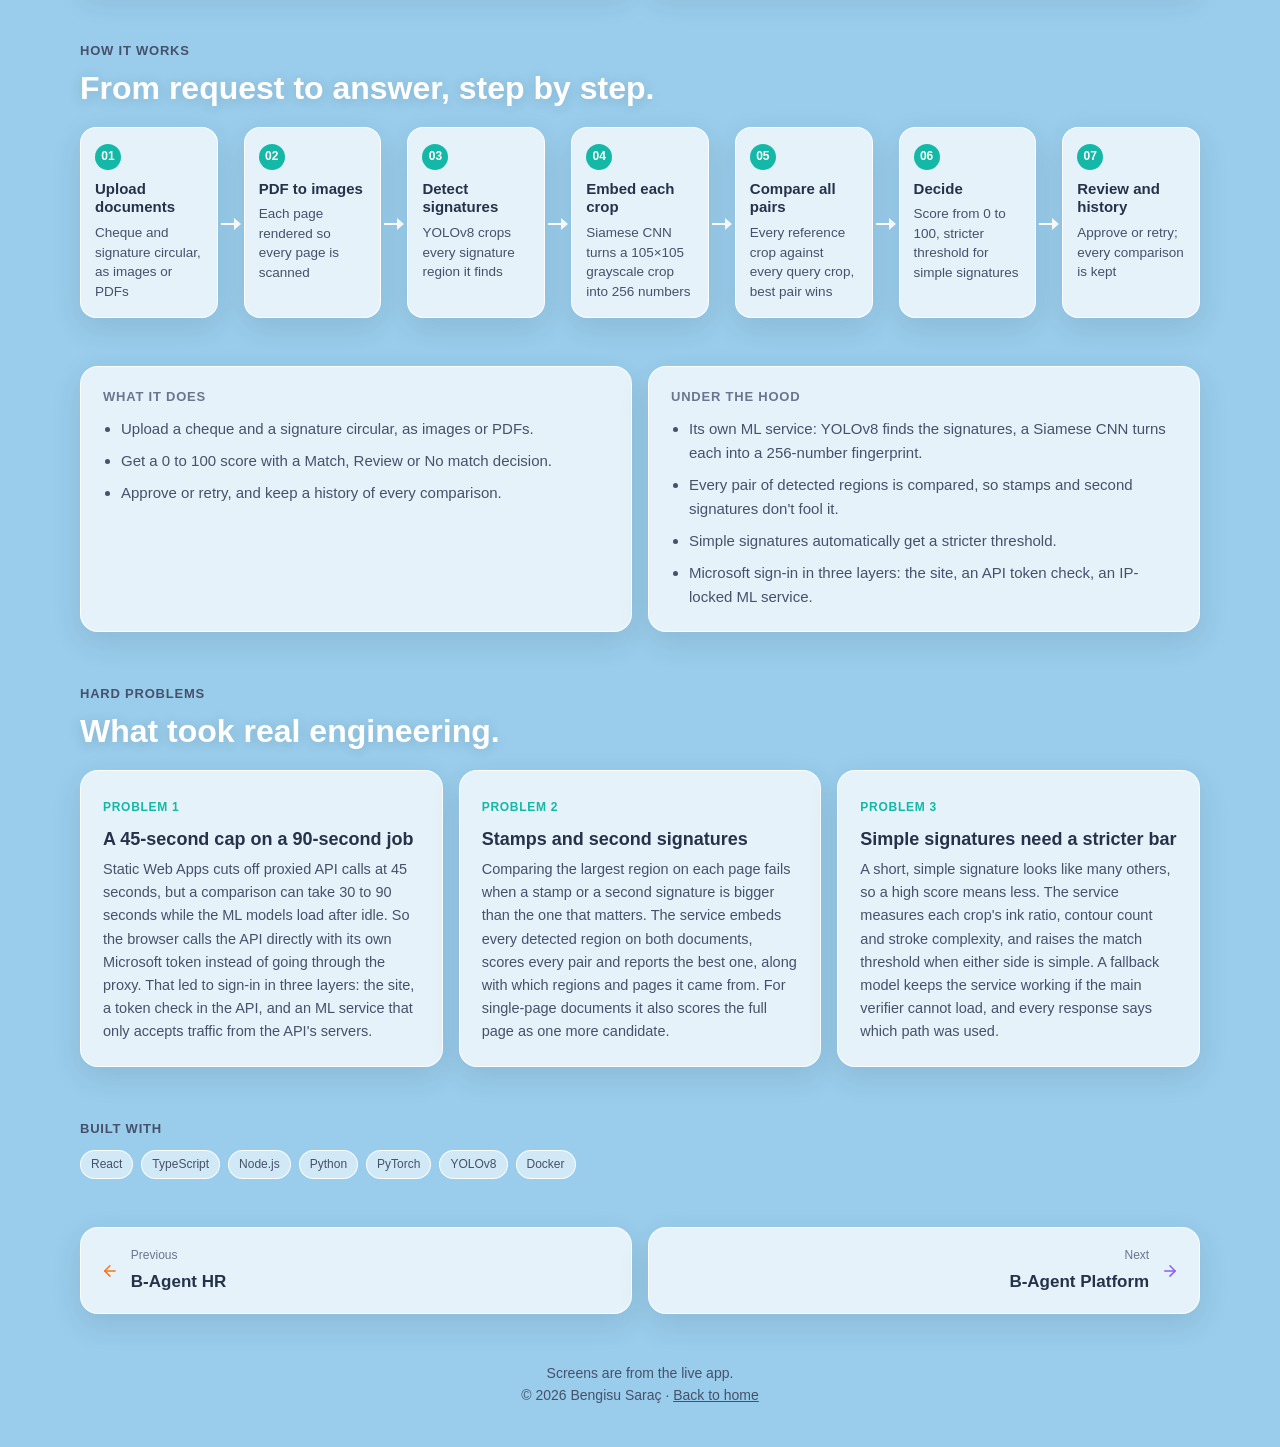
<file: work/sign.html>
<!DOCTYPE html>
<html lang="en">
<head>
  <meta charset="UTF-8" />
  <meta name="viewport" content="width=device-width, initial-scale=1" />
  <meta http-equiv="Content-Security-Policy" content="default-src 'self'; script-src 'self'; style-src 'self' 'unsafe-inline'; img-src 'self' data:; font-src 'self'; connect-src 'self'; object-src 'none'; base-uri 'self'; form-action 'none'; frame-src 'none'" />
  <meta name="referrer" content="strict-origin-when-cross-origin" />
  <title>B-Agent Sign – case study – Bengisu Saraç</title>
  <meta name="description" content="Checks whether a cheque signature matches the one on file. Its own ML service finds every signature on both documents, turns each into an embedding and compares them pair by pair. The result is a 0 to 100 score and a clear Match, Review or No match decision, with a stricter bar for simple signatures." />
  <meta property="og:title" content="B-Agent Sign: Checks whether a cheque signature matches the one on file." />
  <meta property="og:description" content="Teams that process cheques compare the signature on each cheque with the one on the signature circular by eye. It is slow, it varies from person to person, and stamps or a second signature on the page make it harder." />
  <meta property="og:image" content="https://beng262.github.io/img/og/sign.png" />
  <meta property="og:url" content="https://beng262.github.io/work/sign.html" />
  <meta property="og:type" content="article" />
  <meta name="twitter:card" content="summary_large_image" />
  <link rel="canonical" href="https://beng262.github.io/work/sign.html" />
  <link rel="icon" href="../favicon.svg" type="image/svg+xml" />
  <link rel="icon" href="../favicon-32.png" type="image/png" sizes="32x32" />
  <link rel="apple-touch-icon" href="../apple-touch-icon.png" />
  <script src="../assets/theme.js"></script>
  <link rel="stylesheet" href="../assets/site.css" />
  <link rel="stylesheet" href="../assets/work.css" />
</head>
<body style="--c:#14b8a6">
  <script src="../assets/icons.js"></script>
  <div class="wrap top">
    <a class="back" href="../bagent.html#sign"><svg class="ic" aria-hidden="true"><use href="#i-left"></use></svg> All B-Agent apps</a>
    <a class="back" href="../index.html">Home</a>
  </div>

  <main>
    <section class="case-hero wrap">
      <div class="hero-grid">
        <div>
          <span class="kicker">Case study · B-Agent</span>
          <h1 class="reveal"><svg class="bmark" viewBox="0 0 55.7 62" aria-hidden="true"><path fill="#14b8a6" d="M55.15,51.03c-.88,2.93-2.63,5.61-5.26,7.44-3.05,2.13-6.4,3.49-10.11,3.5l-36.16.04c-2.22,0-3.62-1.37-3.61-3.67l.05-10.87L0,40.77c-.02-1.73.5-3.77,2.23-4.57l16.8-7.73c.78-.2,1.71.3,1.71,1.13v16.29s23.01-10.33,23.01-10.33c.29-.13.6-.23.91-.29.29-.05.58-.09.87-.11,1.41-.09,2.82.33,3.99,1.13,4.94,3.33,7.35,9.02,5.62,14.74ZM2.49,16.38l12.69,5.68,23.58,10.48c.9.4,1.77.46,2.7-.05,9-4.82,13.49-15.51,8.29-24.03C47,3.94,41.25.03,35.77.03L3.37,0C1.33,0,.06,1.64.07,3.5l.02,9.33c0,1.69.93,2.89,2.4,3.55Z"/></svg> B-Agent <em>Sign</em></h1>
          <p class="lead reveal">Checks whether a cheque signature matches the one on file.</p>
          <p class="role reveal"><svg class="ic" aria-hidden="true"><use href="#i-sparkles"></use></svg> Built it end to end: the React app, the Node.js API, the Python ML service and the Entra sign-in.</p>
          <div class="cta-row reveal">
            <a class="btn solid" href="https://sign.bagent.com.tr" target="_blank" rel="noopener">sign.bagent.com.tr <svg class="ic" aria-hidden="true"><use href="#i-ext"></use></svg></a>
            
          </div>
        </div>
        <div class="nums reveal"><div class="num"><b>30–90 s</b><span>ML cold start the design works around</span></div><div class="num"><b>3</b><span>sign-in layers</span></div><div class="num"><b>90 / 92</b><span>match threshold, normal / simple signature</span></div><div class="num"><b>105×105</b><span>grayscale input per signature crop</span></div></div>
      </div>
    </section>

    <section class="wrap gallery">
        <figure class="shot main">
          <div class="browser"><div class="bar"><i></i><i></i><i></i><span class="url"><svg class="ic" aria-hidden="true"><use href="#i-lock"></use></svg>sign.bagent.com.tr</span></div>
          <picture><img src="../img/sign/result.webp" alt="B-Agent Sign: A synthetic test cheque, scored and explained" width="1440" height="900" fetchpriority="high" data-zoom="B-Agent Sign · A synthetic test cheque, scored and explained" data-group="shots" /></picture></div>
          <figcaption>A synthetic test cheque, scored and explained</figcaption>
        </figure>
    </section>

    <section class="wrap story">
      <div class="reveal"><span class="kicker">The problem</span><p>Teams that process cheques compare the signature on each cheque with the one on the signature circular by eye. It is slow, it varies from person to person, and stamps or a second signature on the page make it harder.</p></div>
      <div class="reveal"><span class="kicker">The approach</span><p>Its own ML service finds every signature on both documents, turns each into an embedding and compares them pair by pair. The result is a 0 to 100 score and a clear Match, Review or No match decision, with a stricter bar for simple signatures.</p></div>
    </section>

    <section class="wrap block">
      <span class="kicker">How it works</span>
      <h2 class="reveal">From request to answer, step by step.</h2>
      <ol class="flow"><li class="step reveal"><span class="k">01</span><b>Upload documents</b><span>Cheque and signature circular, as images or PDFs</span></li><li class="step reveal"><span class="k">02</span><b>PDF to images</b><span>Each page rendered so every page is scanned</span></li><li class="step reveal"><span class="k">03</span><b>Detect signatures</b><span>YOLOv8 crops every signature region it finds</span></li><li class="step reveal"><span class="k">04</span><b>Embed each crop</b><span>Siamese CNN turns a 105×105 grayscale crop into 256 numbers</span></li><li class="step reveal"><span class="k">05</span><b>Compare all pairs</b><span>Every reference crop against every query crop, best pair wins</span></li><li class="step reveal"><span class="k">06</span><b>Decide</b><span>Score from 0 to 100, stricter threshold for simple signatures</span></li><li class="step reveal"><span class="k">07</span><b>Review and history</b><span>Approve or retry; every comparison is kept</span></li></ol>
    </section>

    <section class="wrap block cols2">
      <div class="reveal"><h4>What it does</h4><ul><li>Upload a cheque and a signature circular, as images or PDFs.</li><li>Get a 0 to 100 score with a Match, Review or No match decision.</li><li>Approve or retry, and keep a history of every comparison.</li></ul></div>
      <div class="reveal hood"><h4>Under the hood</h4><ul><li>Its own ML service: YOLOv8 finds the signatures, a Siamese CNN turns each into a 256-number fingerprint.</li><li>Every pair of detected regions is compared, so stamps and second signatures don't fool it.</li><li>Simple signatures automatically get a stricter threshold.</li><li>Microsoft sign-in in three layers: the site, an API token check, an IP-locked ML service.</li></ul></div>
    </section>

    <section class="wrap block">
      <span class="kicker">Hard problems</span>
      <h2 class="reveal">What took real engineering.</h2>
      <div class="hards"><article class="hard spot reveal"><span class="k">Problem 1</span><h3>A 45-second cap on a 90-second job</h3><p>Static Web Apps cuts off proxied API calls at 45 seconds, but a comparison can take 30 to 90 seconds while the ML models load after idle. So the browser calls the API directly with its own Microsoft token instead of going through the proxy. That led to sign-in in three layers: the site, a token check in the API, and an ML service that only accepts traffic from the API's servers.</p></article><article class="hard spot reveal"><span class="k">Problem 2</span><h3>Stamps and second signatures</h3><p>Comparing the largest region on each page fails when a stamp or a second signature is bigger than the one that matters. The service embeds every detected region on both documents, scores every pair and reports the best one, along with which regions and pages it came from. For single-page documents it also scores the full page as one more candidate.</p></article><article class="hard spot reveal"><span class="k">Problem 3</span><h3>Simple signatures need a stricter bar</h3><p>A short, simple signature looks like many others, so a high score means less. The service measures each crop's ink ratio, contour count and stroke complexity, and raises the match threshold when either side is simple. A fallback model keeps the service working if the main verifier cannot load, and every response says which path was used.</p></article></div>
    </section>

    <section class="wrap block">
      <span class="kicker">Built with</span>
      <div class="stack reveal"><span class="tag">React</span><span class="tag">TypeScript</span><span class="tag">Node.js</span><span class="tag">Python</span><span class="tag">PyTorch</span><span class="tag">YOLOv8</span><span class="tag">Docker</span></div>
    </section>

    <nav class="wrap pager" aria-label="More B-Agent apps">
      <a href="hr.html" style="--c:#f97316"><svg class="ic" aria-hidden="true"><use href="#i-left"></use></svg><span><small>Previous</small>B-Agent HR</span></a>
      <a href="platform.html" style="--c:#8b5cf6" class="next"><span><small>Next</small>B-Agent Platform</span><svg class="ic" aria-hidden="true"><use href="#i-right"></use></svg></a>
    </nav>
  </main>

  <footer class="foot">Screens are from the live app.<br />© 2026 Bengisu Saraç · <a href="../index.html">Back to home</a></footer>

  <figure class="lb" id="lb" role="dialog" aria-modal="true" aria-label="Screenshot viewer">
    <div><img id="lbImg" alt="" /><figcaption id="lbCap"></figcaption></div>
    <button class="prev" id="lbPrev" aria-label="Previous"><svg class="ic" aria-hidden="true"><use href="#i-left"></use></svg></button>
    <button class="next" id="lbNext" aria-label="Next"><svg class="ic" aria-hidden="true"><use href="#i-right"></use></svg></button>
    <button class="x" id="lbX" aria-label="Close"><svg class="ic" aria-hidden="true"><use href="#i-x"></use></svg></button>
  </figure>

  <script src="../assets/site.js"></script>
</body>
</html>
</file>
<file: assets/site.css>
/* Shared look for every page.
   Light: the original portfolio gradient (#99CDEB to #FFB6D9) with white headings.
   Dark (system setting): the dark style of my Wallpaper App design. Near-black blue,
   slate-blue and lavender glows, a touch of pink, soft bokeh lights, and the
   iridescent blue-lavender-pink of its "W" logo on edges, headings and buttons.
   Font: Arial, as on the original site. */
:root {
  --g1: #99cdeb;
  --g2: #ffb6d9;
  --page: linear-gradient(135deg, var(--g1), var(--g2));
  --on-accent: #ffffff;
  --head: #ffffff;
  --head-shadow: 0 2px 14px rgba(38, 50, 74, 0.18);
  --ink: #26324a;
  --ink-2: #46516b;
  --ink-3: #6b7590;
  --card: rgba(255, 255, 255, 0.74);
  --card-solid: #ffffff;
  --card-line: rgba(255, 255, 255, 0.9);
  --chip: rgba(255, 255, 255, 0.55);
  --accent: #517df6;
  --accent-2: #f391b5;
  --shadow: 0 10px 30px rgba(38, 50, 74, 0.12);
  --shadow-hover: 0 16px 40px rgba(38, 50, 74, 0.2);
  --radius: 18px;
  --font: Arial, Helvetica, sans-serif;
  --wrap: 1120px;
  color-scheme: light;
}
@media (prefers-color-scheme: dark) {
  :root {
    --g1: #0f1116;
    --night: #0f1116;
    /* the "W" logo shimmer */
    --iris: linear-gradient(120deg, #9fc4ff 0%, #b9a6ff 45%, #ffb6d9 100%);
    --iris-soft: linear-gradient(135deg, rgba(159, 196, 255, 0.55), rgba(185, 166, 255, 0.22) 45%, rgba(255, 182, 217, 0.5));
    --page:
      url("data:image/svg+xml,%3Csvg xmlns='http://www.w3.org/2000/svg' width='180' height='180'%3E%3Cfilter id='n'%3E%3CfeTurbulence type='fractalNoise' baseFrequency='.9' numOctaves='2' stitchTiles='stitch'/%3E%3CfeColorMatrix values='0 0 0 0 1 0 0 0 0 1 0 0 0 0 1 0 0 0 .045 0'/%3E%3C/filter%3E%3Crect width='100%25' height='100%25' filter='url(%23n)'/%3E%3C/svg%3E"),
      linear-gradient(180deg, #0d0f15 0%, #121624 55%, #171a2b 100%);
    --head: #ffffff;
    --head-shadow: none;
    --ink: #eef1f7;
    --ink-2: #c3cad9;
    --ink-3: #8f99b0;
    --card: rgba(22, 26, 40, 0.58);
    --card-solid: #171c2b;
    --card-line: rgba(140, 158, 205, 0.22);
    --chip: rgba(140, 158, 205, 0.15);
    --accent: #aebcf2;
    --accent-2: #ffb6d9;
    --on-accent: #0f1116;
    --shadow: 0 14px 36px rgba(0, 0, 0, 0.45);
    --shadow-hover: 0 22px 54px rgba(0, 0, 0, 0.55), 0 0 40px rgba(130, 120, 230, 0.2);
    color-scheme: dark;
  }
}

* { box-sizing: border-box; }
html { scroll-behavior: smooth; -webkit-text-size-adjust: 100%; }
html { background: var(--g1); }
body {
  margin: 0;
  min-height: 100vh;
  background: transparent;
  color: var(--ink);
  font: 16px/1.6 var(--font);
  overflow-x: hidden;
}
/* The gradient sits on a fixed layer, which works everywhere (iOS ignores fixed backgrounds) */
body::before { content: ""; position: fixed; inset: 0; z-index: -1; background: var(--page); pointer-events: none; }
img { max-width: 100%; display: block; }
figure { margin: 0; }
a { color: inherit; }
::selection { background: rgba(81, 125, 246, 0.25); }
:focus-visible { outline: 3px solid var(--accent); outline-offset: 3px; border-radius: 8px; }
.wrap { width: min(var(--wrap), 100% - 40px); margin-inline: auto; }
h1, h2, h3, h4 { margin: 0; line-height: 1.2; }

/* Headings on the gradient */
.on-page { color: var(--head); text-shadow: var(--head-shadow); }
.section { padding: 64px 0 8px; }
.section-head { text-align: center; max-width: 720px; margin: 0 auto 32px; }
.section-head h2 { font-size: 2em; color: var(--head); text-shadow: var(--head-shadow); margin-bottom: 10px; }
.section-head p { margin: 0; color: var(--ink-2); font-size: 17px; }

/* Cards */
.card {
  background: var(--card);
  border: 1px solid var(--card-line);
  border-radius: var(--radius);
  box-shadow: var(--shadow);
  backdrop-filter: blur(10px); -webkit-backdrop-filter: blur(10px);
}
.lift { transition: transform 0.3s, box-shadow 0.3s; }
.lift:hover { transform: translateY(-6px); box-shadow: var(--shadow-hover); }

/* Buttons: the original pill outline, plus a filled one */
.btn {
  display: inline-flex; align-items: center; gap: 8px;
  padding: 11px 22px; border-radius: 25px; text-decoration: none; cursor: pointer;
  font: bold 15px var(--font); color: #fff; background: rgba(255, 255, 255, 0.16); border: 2px solid #fff;
  transition: transform 0.3s, background 0.3s, box-shadow 0.3s;
}
.btn:hover { transform: translateY(-3px); background: rgba(255, 255, 255, 0.26); }
/* Gradients span the whole button, border included; otherwise they repeat into the transparent
   border and leave a pink sliver on the left edge and a blue one on the right */
/* !important because every `background:` shorthand below (solid, card, hover, popup links) would reset it */
.btn, .filters button { background-origin: border-box !important; }
.btn.sm { padding: 7px 14px; font-size: 13px; border-width: 1.5px; }
/* Every button has white text. The main one is a deeper version of the site gradient, so white reads on it;
   secondary buttons inside cards get a soft filled colour instead of a dark outline. */
:root { --btn-main: linear-gradient(120deg, #4a86d1, #9273e0 55%, #df6ba6); --btn-soft: linear-gradient(120deg, #6f86c4, #9a86d6); }
@media (prefers-color-scheme: dark) {
  :root { --btn-main: linear-gradient(120deg, #5a7fe0, #8a68ea 52%, #d968a8); --btn-soft: rgba(255, 255, 255, 0.08); }
  .btn { background: rgba(255, 255, 255, 0.06); border-color: rgba(255, 255, 255, 0.8); }
  .btn:hover { background: rgba(174, 188, 242, 0.16); box-shadow: 0 0 24px rgba(174, 188, 242, 0.2); }
}
.btn.solid, .card .btn.solid { background: var(--btn-main); border-color: transparent; color: #fff; }
.btn.solid:hover, .card .btn.solid:hover { background: var(--btn-main); box-shadow: 0 8px 28px rgba(146, 115, 224, 0.42); }
.card .btn { color: #fff; background: var(--btn-soft); border-color: transparent; }
.card .btn:hover { background: var(--btn-soft); box-shadow: 0 8px 24px rgba(111, 134, 196, 0.35); }
@media (prefers-color-scheme: dark) { .card .btn:not(.solid) { border-color: rgba(255, 255, 255, 0.4); } }

/* Filter pills (projects and art) */
.filters { display: flex; gap: 8px; justify-content: center; flex-wrap: wrap; margin-bottom: 26px; }
.filters button { font: bold 14px var(--font); color: #fff; background: rgba(255, 255, 255, 0.16); border: 2px solid #fff; border-radius: 25px; padding: 8px 18px; cursor: pointer; transition: background 0.2s, transform 0.2s; }
.filters button:hover { transform: translateY(-2px); }
.filters button[aria-pressed="true"] { background: var(--btn-main); border-color: transparent; color: #fff; box-shadow: 0 6px 20px rgba(146, 115, 224, 0.3); }
@media (prefers-color-scheme: dark) {
  .filters button { background: rgba(255, 255, 255, 0.05); border-color: rgba(255, 255, 255, 0.55); }
  .filters button:hover { border-color: #fff; }
}

.tag { display: inline-block; font-size: 12px; padding: 4px 10px; border-radius: 999px; background: var(--chip); color: var(--ink-2); border: 1px solid var(--card-line); }
.ic { width: 1.05em; height: 1.05em; flex: none; vertical-align: -0.15em; }

/* Back link on inner pages (as on the original site) */
.back { display: inline-flex; align-items: center; gap: 8px; color: #fff; text-decoration: none; font-weight: bold; padding: 8px 14px; border-radius: 10px; transition: background 0.2s, transform 0.12s; }
.back:hover { background: rgba(255, 255, 255, 0.15); transform: translateY(-2px); }
.top { display: flex; align-items: center; justify-content: space-between; gap: 12px; flex-wrap: wrap; padding: 22px 0 6px; }
.top h1 { font-size: clamp(28px, 4vw, 40px); }

/* Scroll reveal: hidden only when the script that shows it runs */
.js .reveal { opacity: 0; transform: translateY(18px); transition: opacity 0.7s ease, transform 0.7s ease; }
.js .reveal.in { opacity: 1; transform: none; }

/* Image viewer */
.lb { position: fixed; inset: 0; z-index: 100; display: none; place-items: center; background: rgba(20, 26, 40, 0.88); padding: 24px; }
.lb.open { display: grid; }
.lb img { max-width: min(1500px, 96vw); max-height: 84vh; width: auto; border-radius: 12px; box-shadow: 0 30px 80px rgba(0, 0, 0, 0.5); }
.lb figcaption { text-align: center; color: #e6ebf3; margin-top: 12px; font-size: 14px; }
.lb button { position: absolute; top: 50%; transform: translateY(-50%); width: 46px; height: 46px; border-radius: 50%; border: 2px solid #fff; background: rgba(255, 255, 255, 0.1); color: #fff; cursor: pointer; display: grid; place-items: center; }
.lb .prev { left: 18px; } .lb .next { right: 18px; } .lb .x { top: 22px; right: 22px; transform: none; }

.foot { text-align: center; color: var(--ink-2); font-size: 14px; padding: 48px 0 40px; }
.foot a { color: var(--ink-2); }

@media (max-width: 680px) {
  .section { padding-top: 48px; }
  .section-head h2 { font-size: 1.7em; }
  .lb .prev, .lb .next { top: auto; bottom: 18px; transform: none; }
}
@media (prefers-reduced-motion: reduce) {
  *, *::before, *::after { animation: none !important; transition: none !important; scroll-behavior: auto !important; }
  .js .reveal { opacity: 1; transform: none; }
}

/* White text on the pale gradient: a small, crisp shadow keeps it readable (never inside cards) */
@media (prefers-color-scheme: light) {
  .btn:not(.solid), .filters button:not([aria-pressed="true"]), .back { text-shadow: 0 1px 2px rgba(38, 50, 74, 0.35); }
  .card .btn { text-shadow: none; }
}

/* Dark: immersive layers. Glows (slow) and bokeh lights (faster) sit behind everything and drift a
   little with scroll and the pointer (site.js adds the two layers and moves them). Nothing moves while idle. */
.bg-glow, .bg-bokeh { display: none; }
@media (prefers-color-scheme: dark) {
  .bg-glow, .bg-bokeh { display: block; position: fixed; z-index: -1; pointer-events: none; will-change: transform; transition: transform 0.9s cubic-bezier(0.2, 0.7, 0.2, 1); }
  .bg-glow {
    inset: -18%;
    background:
      radial-gradient(36vmax 24vmax at 50% 10%, rgba(150, 132, 255, 0.26), transparent 70%),
      radial-gradient(46vmax 34vmax at 12% 16%, rgba(88, 120, 182, 0.62), transparent 66%),
      radial-gradient(40vmax 32vmax at 90% 84%, rgba(112, 116, 205, 0.58), transparent 66%),
      radial-gradient(30vmax 24vmax at 84% 16%, rgba(255, 170, 214, 0.26), transparent 66%),
      radial-gradient(32vmax 26vmax at 16% 88%, rgba(126, 160, 220, 0.28), transparent 66%),
      radial-gradient(28vmax 22vmax at 55% 58%, rgba(150, 120, 240, 0.14), transparent 70%);
  }
  .bg-bokeh {
    inset: -10%;
    background:
      radial-gradient(70px 70px at 72% 28%, rgba(185, 166, 255, 0.16), transparent),
      radial-gradient(90px 90px at 18% 52%, rgba(159, 196, 255, 0.12), transparent),
      radial-gradient(56px 56px at 40% 82%, rgba(255, 182, 217, 0.14), transparent),
      radial-gradient(110px 110px at 88% 62%, rgba(185, 166, 255, 0.1), transparent),
      radial-gradient(48px 48px at 30% 14%, rgba(220, 228, 255, 0.12), transparent),
      radial-gradient(6px 6px at 12% 22%, rgba(230, 236, 255, 0.7), transparent),
      radial-gradient(4px 4px at 38% 12%, rgba(255, 255, 255, 0.65), transparent),
      radial-gradient(5px 5px at 58% 34%, rgba(255, 220, 238, 0.6), transparent),
      radial-gradient(4px 4px at 77% 9%, rgba(230, 236, 255, 0.6), transparent),
      radial-gradient(8px 8px at 86% 40%, rgba(170, 205, 255, 0.45), transparent),
      radial-gradient(5px 5px at 6% 84%, rgba(255, 220, 238, 0.5), transparent),
      radial-gradient(3px 3px at 63% 92%, rgba(255, 255, 255, 0.6), transparent),
      radial-gradient(4px 4px at 47% 66%, rgba(230, 236, 255, 0.5), transparent),
      radial-gradient(3px 3px at 93% 18%, rgba(255, 255, 255, 0.55), transparent);
  }

  /* Glass cards with the logo shimmer on the edge, and a soft light that follows the pointer */
  .card, .piece {
    border: 1px solid transparent;
    background:
      radial-gradient(420px circle at var(--mx, -500px) var(--my, -500px), rgba(174, 188, 242, 0.13), transparent 60%) padding-box,
      linear-gradient(var(--card), var(--card)) padding-box,
      var(--iris-soft) border-box;
    backdrop-filter: blur(16px) saturate(140%); -webkit-backdrop-filter: blur(16px) saturate(140%);
  }
  .card.lift:hover, .piece:hover { box-shadow: var(--shadow-hover); }
  .proj .thumb, .shot { background: #10131c; }

  /* Iridescent headings, like the logo */
  html .hero h1, .section-head h2, .art-hero h1 {
    background: var(--iris); -webkit-background-clip: text; background-clip: text; color: transparent;
    text-shadow: none; filter: drop-shadow(0 0 22px rgba(160, 150, 255, 0.28));
    width: fit-content; max-width: 100%;
  }
  html .hero h1, .section-head h2 { margin-left: auto; margin-right: auto; }
  html .avatar { border: 3px solid transparent; background: var(--iris) border-box; box-shadow: 0 0 0 6px rgba(185, 166, 255, 0.08), 0 0 50px rgba(160, 150, 255, 0.35); }
  .lb { background: rgba(8, 10, 16, 0.9); }
  ::selection { background: rgba(185, 166, 255, 0.35); }
}
</file>
<file: assets/work.css>
/* Case-study pages (work/*.html). --c is the product colour, set on <body>. */
.kicker { display: inline-block; font-size: 13px; font-weight: bold; letter-spacing: 0.06em; text-transform: uppercase; color: var(--ink-3); }
.case-hero { padding: 18px 0 20px; }
.hero-grid { display: grid; grid-template-columns: 1.2fr 1fr; gap: 36px; align-items: end; }
.case-hero h1 { font-size: clamp(36px, 5vw, 56px); margin: 8px 0 12px; display: flex; align-items: center; gap: 14px; flex-wrap: wrap; color: var(--head); text-shadow: var(--head-shadow); }
.case-hero h1 .bmark { width: 0.72em; height: 0.8em; }
.case-hero h1 em { font-style: normal; }
.case-hero .lead { font-size: 19px; color: var(--ink); margin: 0 0 12px; max-width: 620px; }
.role { display: flex; gap: 10px; align-items: flex-start; color: var(--ink-2); font-size: 15px; margin: 0 0 20px; max-width: 620px; }
.role .ic { color: var(--c); margin-top: 3px; }
.cta-row { display: flex; gap: 12px; flex-wrap: wrap; }
.nums { display: grid; grid-template-columns: 1fr 1fr; gap: 10px; }
.num { padding: 16px 18px; background: var(--card); border: 1px solid var(--card-line); border-radius: 16px; box-shadow: var(--shadow); }
.num b { display: block; font-size: clamp(24px, 3vw, 32px); line-height: 1.1; color: var(--c); }
@media (prefers-color-scheme: dark) { .num b { filter: brightness(1.35); } }
.num span { display: block; color: var(--ink-2); font-size: 13.5px; margin-top: 6px; }

.gallery { display: grid; grid-template-columns: repeat(3, 1fr); gap: 14px; padding: 18px 0 8px; }
.shot.main { grid-column: 1 / -1; }
.browser { border-radius: 14px; overflow: hidden; background: var(--card-solid); border: 1px solid var(--card-line); box-shadow: var(--shadow); }
.browser .bar { display: flex; align-items: center; gap: 7px; padding: 8px 12px; background: var(--chip); }
.browser .bar i { width: 10px; height: 10px; border-radius: 50%; }
.browser .bar i:nth-child(1) { background: #ff5f57; } .browser .bar i:nth-child(2) { background: #febc2e; } .browser .bar i:nth-child(3) { background: #28c840; }
.url { margin: 0 auto; display: inline-flex; align-items: center; gap: 6px; padding: 3px 12px; border-radius: 8px; background: var(--card); font-size: 12px; color: var(--ink-2); }
.url .ic { width: 11px; height: 11px; color: #28a764; }
.shot img { width: 100%; height: auto; cursor: zoom-in; }
.shot:not(.main) .url { display: none; }
.shot figcaption { color: var(--ink-2); font-size: 13.5px; padding: 8px 4px 0; }

.story { display: grid; grid-template-columns: 1fr 1fr; gap: 16px; padding: 40px 0 0; }
.story > div { padding: 22px; background: var(--card); border: 1px solid var(--card-line); border-radius: var(--radius); box-shadow: var(--shadow); }
.story p { font-size: 17px; line-height: 1.6; color: var(--ink); margin: 8px 0 0; }
.block { padding: 48px 0 0; }
.block h2 { font-size: clamp(24px, 3vw, 32px); margin: 6px 0 20px; color: var(--head); text-shadow: var(--head-shadow); }
.block > .kicker { color: var(--ink-2); }

.flow { list-style: none; margin: 0; padding: 0; display: grid; grid-auto-flow: column; grid-auto-columns: minmax(0, 1fr); gap: 26px; }
.step { position: relative; min-width: 0; padding: 14px 14px 16px; border-radius: 16px; background: var(--card); border: 1px solid var(--card-line); box-shadow: var(--shadow); overflow-wrap: anywhere; }
.step .k { display: inline-grid; place-items: center; width: 26px; height: 26px; border-radius: 50%; background: var(--c); color: #fff; font-size: 12px; font-weight: bold; margin-bottom: 10px; }
.step b { display: block; font-size: 15px; line-height: 1.25; margin-bottom: 6px; }
.step span:last-child { display: block; font-size: 13.5px; color: var(--ink-2); line-height: 1.45; }
.step:not(:last-child)::after { content: ""; position: absolute; top: 50%; right: -22px; width: 18px; height: 2px; background: #fff; }
.step:not(:last-child)::before { content: ""; position: absolute; top: calc(50% - 5px); right: -24px; border-left: 7px solid #fff; border-top: 6px solid transparent; border-bottom: 6px solid transparent; }

.cols2 { display: grid; grid-template-columns: 1fr 1fr; gap: 16px; }
.cols2 > div { padding: 22px; background: var(--card); border: 1px solid var(--card-line); border-radius: var(--radius); box-shadow: var(--shadow); }
.cols2 h4 { margin: 0 0 12px; font-size: 13px; letter-spacing: 0.06em; text-transform: uppercase; color: var(--ink-3); }
.cols2 ul { margin: 0; padding-left: 18px; display: grid; gap: 8px; color: var(--ink-2); font-size: 15px; }

.hards { display: grid; grid-template-columns: repeat(3, 1fr); gap: 16px; }
.hard { padding: 22px; background: var(--card); border: 1px solid var(--card-line); border-radius: var(--radius); box-shadow: var(--shadow); }
.hard .k { font-size: 12px; font-weight: bold; letter-spacing: 0.06em; text-transform: uppercase; color: var(--c); }
@media (prefers-color-scheme: dark) { .hard .k { filter: brightness(1.35); } }
.hard h3 { font-size: 18px; margin: 10px 0 8px; }
.hard p { color: var(--ink-2); font-size: 14.5px; margin: 0; }

.stack { display: flex; gap: 8px; flex-wrap: wrap; margin-top: 10px; }
.pager { display: grid; grid-template-columns: 1fr 1fr; gap: 16px; padding: 48px 0 0; }
.pager a { display: flex; align-items: center; gap: 12px; padding: 18px 20px; border-radius: var(--radius); background: var(--card); border: 1px solid var(--card-line); box-shadow: var(--shadow); text-decoration: none; font-weight: bold; font-size: 17px; transition: transform 0.3s, box-shadow 0.3s; }
.pager a:hover { transform: translateY(-4px); box-shadow: var(--shadow-hover); }
.pager a .ic { color: var(--c); }
.pager a.next { justify-content: flex-end; text-align: right; }
.pager small { display: block; font-size: 12px; font-weight: normal; color: var(--ink-3); margin-bottom: 2px; }

@media (max-width: 960px) {
  .hero-grid, .story, .cols2 { grid-template-columns: 1fr; gap: 16px; }
  .flow { grid-auto-flow: row; grid-auto-columns: auto; gap: 22px; }
  .step:not(:last-child)::after { top: auto; bottom: -18px; right: auto; left: 26px; width: 2px; height: 14px; }
  .step:not(:last-child)::before { top: auto; bottom: -22px; right: auto; left: 22px; border-left: 5px solid transparent; border-right: 5px solid transparent; border-top: 7px solid #fff; border-bottom: 0; }
  .hards { grid-template-columns: 1fr; }
}
@media (max-width: 620px) {
  .gallery { grid-template-columns: 1fr 1fr; }
  .pager { grid-template-columns: 1fr; }
}
</file>
